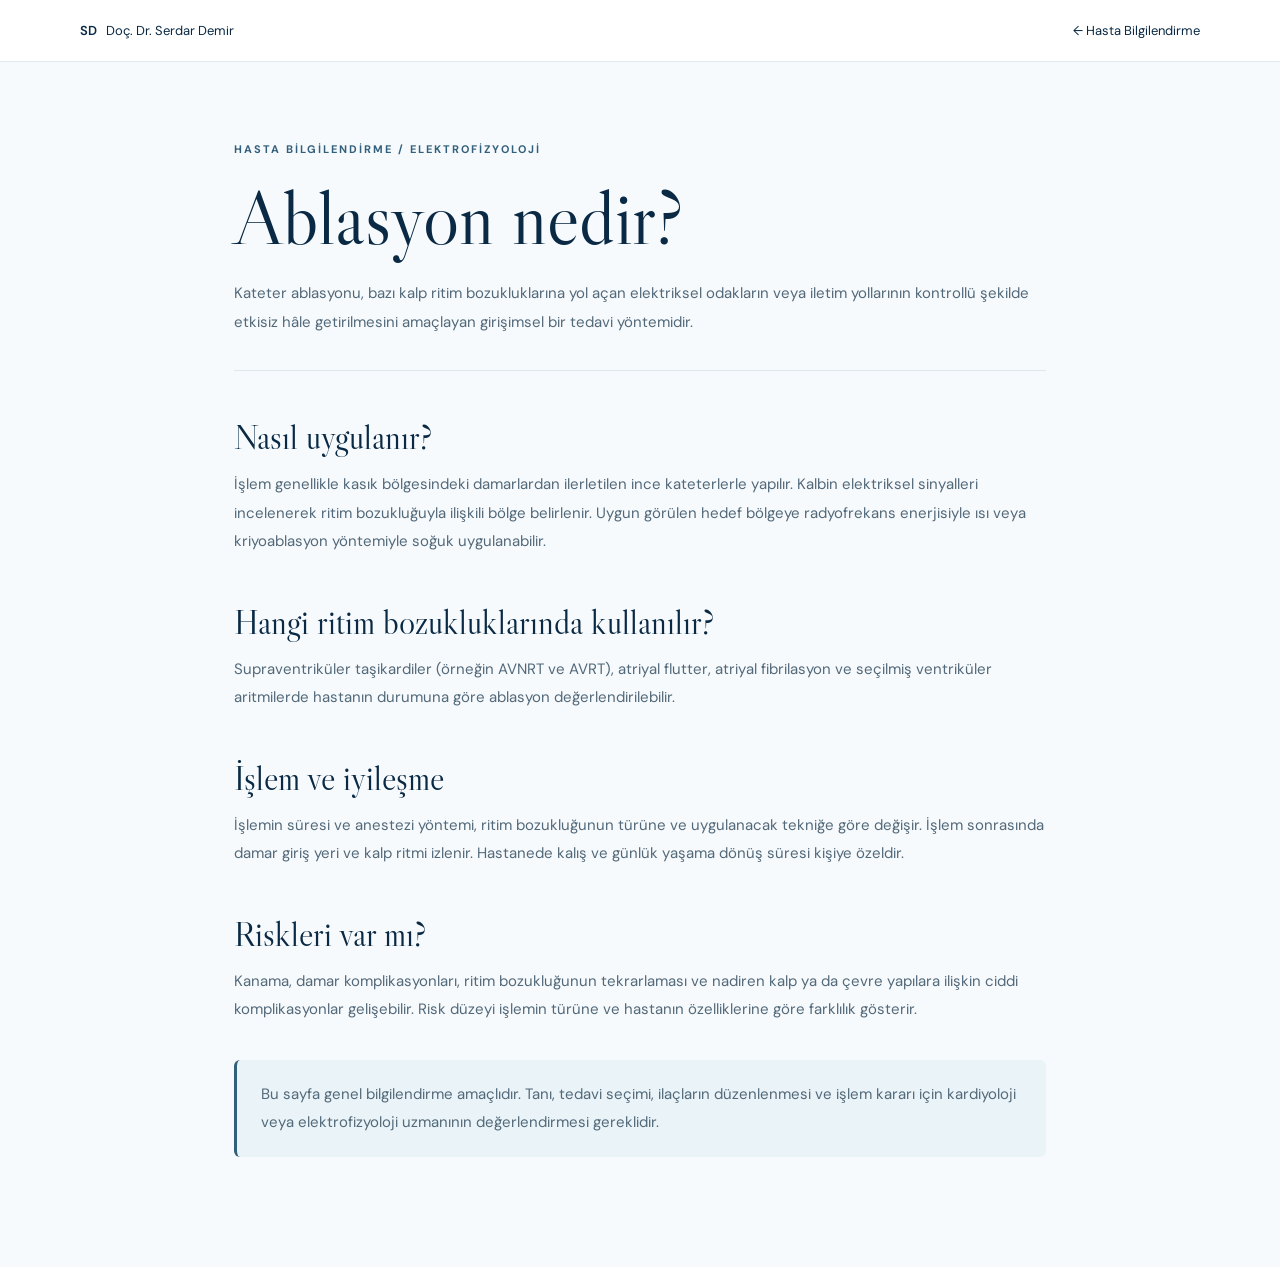
<file: ablasyon.html>
<!DOCTYPE html>
<html lang="tr"><head><meta charset="UTF-8"><meta name="viewport" content="width=device-width, initial-scale=1"><title>Ablasyon Nedir? | Doç. Dr. Serdar Demir</title><meta name="description" content="Kateter ablasyonu hakkında hasta bilgilendirme."><link href="https://fonts.googleapis.com/css2?family=DM+Sans:wght@400;500;600;700&family=Libre+Caslon+Display&display=swap" rel="stylesheet"><link rel="stylesheet" href="style.css"><style>
*{box-sizing:border-box}body{margin:0;background:#f7fafc;color:#092944;font-family:'DM Sans',Arial,sans-serif} .article-header{background:white;border-bottom:1px solid #e2eaf0;padding:22px max(6%,calc((100vw - 1120px)/2));display:flex;justify-content:space-between;align-items:center;gap:16px}.article-header a{color:#092944;text-decoration:none;font-size:13px}.article-header strong{font-weight:600}.article-main{max-width:860px;margin:0 auto;padding:80px 24px 110px}.eyebrow{color:#315f7c;font-size:11px;letter-spacing:2px;font-weight:700}.article-main h1{font:normal clamp(46px,7vw,76px)/1.04 'Libre Caslon Display',Georgia,serif;margin:22px 0}.lead{font-size:18px;line-height:1.85;color:#52697a;border-bottom:1px solid #dce6ed;padding-bottom:34px}.article-main h2{font:normal 34px 'Libre Caslon Display',Georgia,serif;margin:45px 0 12px}.article-main p,.article-main li{font-size:15px;line-height:1.9;color:#52697a}.article-main ul{padding-left:22px}.notice{background:#eaf3f7;padding:20px 24px;border-left:3px solid #315f7c;border-radius:6px;margin-top:36px}.notice p{margin:0}@media(max-width:600px){.article-main{padding-top:55px}.article-header{padding:20px 6%}}
</style></head><body><header class="article-header"><a href="./index.html"><strong>SD</strong> &nbsp; Doç. Dr. Serdar Demir</a><a href="./index.html#bilgilendirme">← Hasta Bilgilendirme</a></header><main class="article-main"><div class="eyebrow">HASTA BİLGİLENDİRME / ELEKTROFİZYOLOJİ</div><h1>Ablasyon nedir?</h1><p class="lead">Kateter ablasyonu, bazı kalp ritim bozukluklarına yol açan elektriksel odakların veya iletim yollarının kontrollü şekilde etkisiz hâle getirilmesini amaçlayan girişimsel bir tedavi yöntemidir.</p><h2>Nasıl uygulanır?</h2><p>İşlem genellikle kasık bölgesindeki damarlardan ilerletilen ince kateterlerle yapılır. Kalbin elektriksel sinyalleri incelenerek ritim bozukluğuyla ilişkili bölge belirlenir. Uygun görülen hedef bölgeye radyofrekans enerjisiyle ısı veya kriyoablasyon yöntemiyle soğuk uygulanabilir.</p><h2>Hangi ritim bozukluklarında kullanılır?</h2><p>Supraventriküler taşikardiler (örneğin AVNRT ve AVRT), atriyal flutter, atriyal fibrilasyon ve seçilmiş ventriküler aritmilerde hastanın durumuna göre ablasyon değerlendirilebilir.</p><h2>İşlem ve iyileşme</h2><p>İşlemin süresi ve anestezi yöntemi, ritim bozukluğunun türüne ve uygulanacak tekniğe göre değişir. İşlem sonrasında damar giriş yeri ve kalp ritmi izlenir. Hastanede kalış ve günlük yaşama dönüş süresi kişiye özeldir.</p><h2>Riskleri var mı?</h2><p>Kanama, damar komplikasyonları, ritim bozukluğunun tekrarlaması ve nadiren kalp ya da çevre yapılara ilişkin ciddi komplikasyonlar gelişebilir. Risk düzeyi işlemin türüne ve hastanın özelliklerine göre farklılık gösterir.</p><div class="notice"><p>Bu sayfa genel bilgilendirme amaçlıdır. Tanı, tedavi seçimi, ilaçların düzenlenmesi ve işlem kararı için kardiyoloji veya elektrofizyoloji uzmanının değerlendirmesi gereklidir.</p></div></main></body></html>
</file>
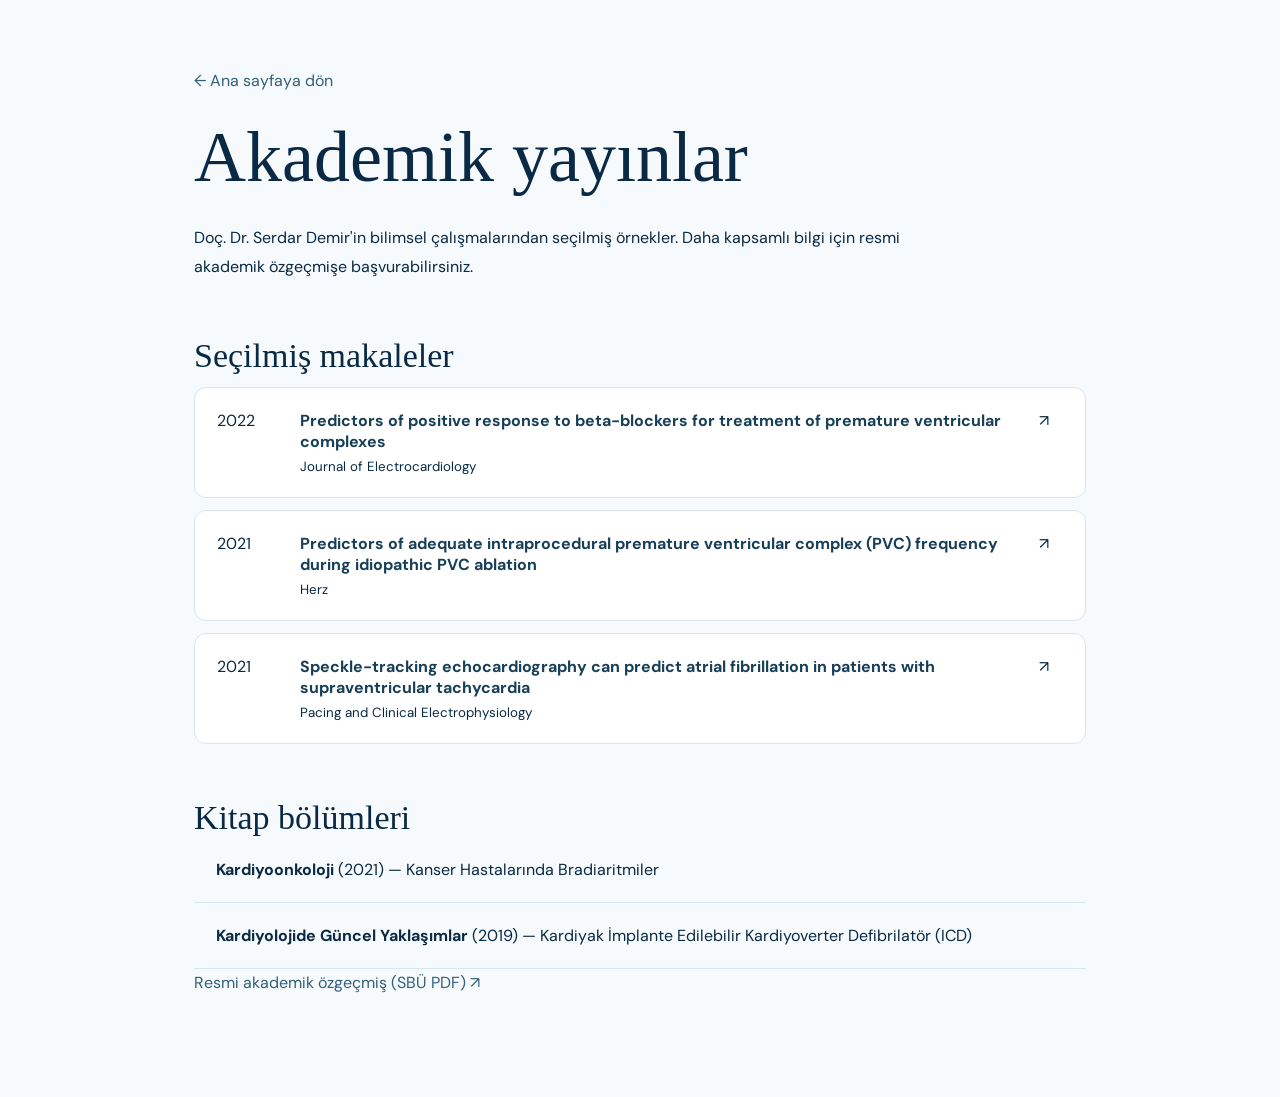
<file: akademik-yayinlar.html>
<!doctype html><html lang="tr"><head><meta charset="utf-8"><meta name="viewport" content="width=device-width, initial-scale=1"><title>Akademik Yayınlar | Doç. Dr. Serdar Demir</title><link rel="stylesheet" href="style.css"><style>body{background:#f7fafc;color:#092944}.pub-page{max-width:940px;margin:0 auto;padding:70px 24px 100px}.pub-page h1{font:400 clamp(44px,6vw,72px) Georgia,serif;margin:25px 0}.pub-page p{line-height:1.8;max-width:720px}.pub-page .cv-publication{display:grid;grid-template-columns:65px 1fr 24px;gap:18px;padding:22px;border:1px solid #d9e6ed;border-radius:12px;margin:12px 0;text-decoration:none;background:white}.pub-page .cv-pub-details strong{display:block;color:#173f57}.pub-page .cv-pub-details small{display:block;margin-top:6px}.pub-page .book{padding:22px;border-bottom:1px solid #d9e6ed}.pub-page .back{color:#315f7c;text-decoration:none}.pub-page h2{margin-top:55px;font:400 34px Georgia,serif}@media(max-width:600px){.pub-page{padding:40px 18px}.pub-page .cv-publication{grid-template-columns:1fr 20px}.pub-page .cv-pub-year{grid-column:1/-1}}</style></head><body><main class="pub-page"><a class="back" href="./index.html#akademik">← Ana sayfaya dön</a><h1>Akademik yayınlar</h1><p>Doç. Dr. Serdar Demir'in bilimsel çalışmalarından seçilmiş örnekler. Daha kapsamlı bilgi için resmi akademik özgeçmişe başvurabilirsiniz.</p><h2>Seçilmiş makaleler</h2><a class="cv-publication" href="https://doi.org/10.1016/j.jelectrocard.2021.11.036" rel="noopener noreferrer" target="_blank"><span class="cv-pub-year">2022</span><span class="cv-pub-details"><strong>Predictors of positive response to beta-blockers for treatment of premature ventricular complexes</strong><small>Journal of Electrocardiology</small></span><span aria-hidden="true" class="cv-pub-arrow">↗</span></a><a class="cv-publication" href="https://doi.org/10.1007/s00059-020-05017-8" rel="noopener noreferrer" target="_blank"><span class="cv-pub-year">2021</span><span class="cv-pub-details"><strong>Predictors of adequate intraprocedural premature ventricular complex (PVC) frequency during idiopathic PVC ablation</strong><small>Herz</small></span><span aria-hidden="true" class="cv-pub-arrow">↗</span></a><a class="cv-publication" href="https://doi.org/10.1111/pace.14304" rel="noopener noreferrer" target="_blank"><span class="cv-pub-year">2021</span><span class="cv-pub-details"><strong>Speckle-tracking echocardiography can predict atrial fibrillation in patients with supraventricular tachycardia</strong><small>Pacing and Clinical Electrophysiology</small></span><span aria-hidden="true" class="cv-pub-arrow">↗</span></a><h2>Kitap bölümleri</h2><div class="book"><strong>Kardiyoonkoloji</strong> (2021) — Kanser Hastalarında Bradiaritmiler</div><div class="book"><strong>Kardiyolojide Güncel Yaklaşımlar</strong> (2019) — Kardiyak İmplante Edilebilir Kardiyoverter Defibrilatör (ICD)</div><p><a class="back" href="https://tip.sbu.edu.tr/next-api/personel-media/?path=Cv%2FSERDARDEMIR_4212.pdf" target="_blank" rel="noopener noreferrer">Resmi akademik özgeçmiş (SBÜ PDF) ↗</a></p></main></body></html>
</file>
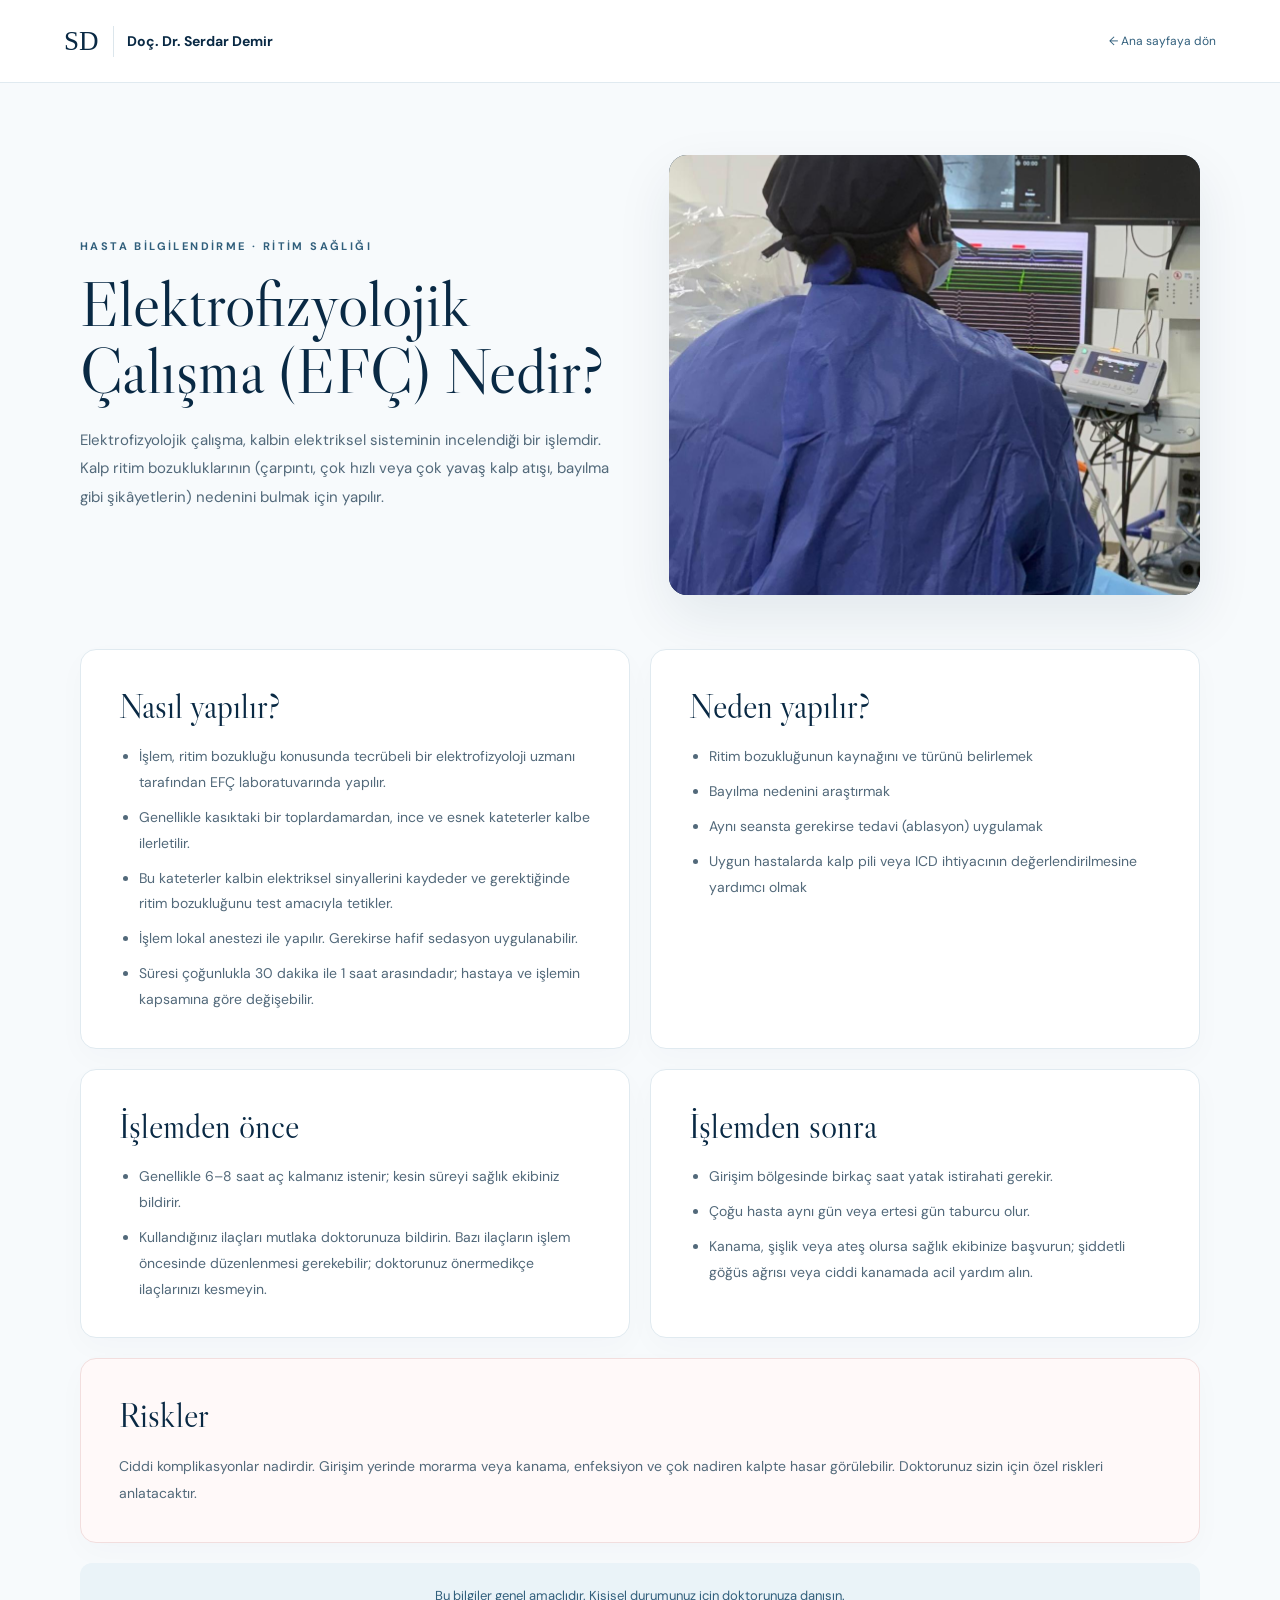
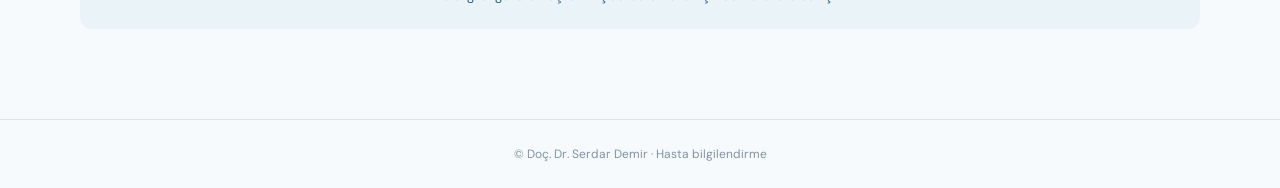
<file: efc.html>
<!doctype html><html lang="tr"><head><meta charset="utf-8"><meta name="viewport" content="width=device-width,initial-scale=1"><title>Elektrofizyolojik Çalışma (EFÇ) Nedir? | Doç. Dr. Serdar Demir</title><meta name="description" content="Elektrofizyolojik çalışma (EFÇ) nasıl yapılır, neden uygulanır, öncesi ve sonrası nelere dikkat edilir? Hasta bilgilendirme rehberi."><link rel="canonical" href="https://drserdardemir.com/efc.html"><link rel="icon" href="favicon.png"><link rel="preconnect" href="https://fonts.googleapis.com"><link rel="preconnect" href="https://fonts.gstatic.com" crossorigin><link href="https://fonts.googleapis.com/css2?family=DM+Sans:wght@400;500;600;700&family=Libre+Caslon+Display&display=swap" rel="stylesheet"><link rel="stylesheet" href="style.css"><style>
.efc-page{background:#f7fafc;color:#092944;min-height:100vh}.efc-top{background:#fff;border-bottom:1px solid #e0eaf0}.efc-nav{width:min(1180px,90%);margin:auto;min-height:82px;display:flex;align-items:center;justify-content:space-between;gap:16px}.efc-brand{display:flex;align-items:center;gap:13px;font-weight:700;font-size:14px}.efc-monogram{font-family:Georgia,serif;font-size:27px;border-right:1px solid #dce6ec;padding-right:14px;font-weight:400}.efc-back{font-size:12px;color:#315f7c}.efc-main{width:min(1120px,90%);margin:auto;padding:72px 0 90px}.efc-hero{display:grid;grid-template-columns:1fr 1fr;gap:58px;align-items:center;margin-bottom:54px}.efc-kicker{color:#315f7c;font-size:11px;font-weight:700;letter-spacing:2.4px;text-transform:uppercase}.efc-hero h1{font-family:'Libre Caslon Display',Georgia,serif;font-weight:400;font-size:clamp(42px,5vw,69px);line-height:1.05;margin:17px 0 22px}.efc-lead{font-size:15px;line-height:1.9;color:#52697a}.efc-photo{display:block;width:100%;height:440px;max-height:none;object-fit:cover;object-position:center;border-radius:18px;box-shadow:0 22px 55px #09294416}.efc-grid{display:grid;grid-template-columns:1fr 1fr;gap:20px}.efc-panel{background:#fff;border:1px solid #e0eaf0;border-radius:16px;padding:35px 38px;box-shadow:0 10px 30px #09294406}.efc-panel h2{font-family:'Libre Caslon Display',Georgia,serif;font-weight:400;font-size:34px;margin-bottom:17px}.efc-panel ul{padding-left:20px;color:#52697a;font-size:14px;line-height:1.85}.efc-panel li+li{margin-top:9px}.efc-panel p{font-size:14px;color:#52697a;line-height:1.9}.efc-risk{grid-column:1/-1;background:#fff9f9;border-color:#f2dede}.efc-note{grid-column:1/-1;text-align:center;background:#eaf3f8;padding:22px;border-radius:12px;color:#315f7c;font-size:13px;line-height:1.7}.efc-footer{text-align:center;border-top:1px solid #dce6ec;padding:26px;color:#8294a1;font-size:12px}@media(max-width:760px){.efc-main{padding:42px 0 60px}.efc-hero,.efc-grid{grid-template-columns:1fr;gap:16px}.efc-hero{margin-bottom:26px}.efc-photo{height:auto;aspect-ratio:4/3;object-fit:cover;object-position:center}.efc-panel{padding:27px 24px}.efc-risk,.efc-note{grid-column:auto}.efc-hero h1{font-size:45px}.efc-nav{min-height:70px}.efc-brand{font-size:12px}}
.efc-hero{grid-template-columns:minmax(0,1fr) minmax(0,1fr)}.efc-photo{width:100%!important;height:440px!important;max-height:none!important;object-fit:cover!important;object-position:center 38%!important;background:#102d4e;display:block;}@media(max-width:760px){.efc-photo{height:320px!important;aspect-ratio:auto!important;}}
</style></head><body class="efc-page"><header class="efc-top"><nav class="efc-nav" aria-label="Sayfa navigasyonu"><a class="efc-brand" href="./index.html"><span class="efc-monogram">SD</span><span>Doç. Dr. Serdar Demir</span></a><a class="efc-back" href="./index.html#hasta-bilgilendirme">← Ana sayfaya dön</a></nav></header><main class="efc-main"><section class="efc-hero"><div><div class="efc-kicker">Hasta bilgilendirme · Ritim sağlığı</div><h1>Elektrofizyolojik Çalışma (EFÇ) Nedir?</h1><p class="efc-lead">Elektrofizyolojik çalışma, kalbin elektriksel sisteminin incelendiği bir işlemdir. Kalp ritim bozukluklarının (çarpıntı, çok hızlı veya çok yavaş kalp atışı, bayılma gibi şikâyetlerin) nedenini bulmak için yapılır.</p></div><img class="efc-photo" src="efc-laboratuvar.png" alt="Elektrofizyoloji laboratuvarında kalbin elektriksel sinyallerinin incelenmesi"></section><div class="efc-grid"><section class="efc-panel"><h2>Nasıl yapılır?</h2><ul><li>İşlem, ritim bozukluğu konusunda tecrübeli bir elektrofizyoloji uzmanı tarafından EFÇ laboratuvarında yapılır.</li><li>Genellikle kasıktaki bir toplardamardan, ince ve esnek kateterler kalbe ilerletilir.</li><li>Bu kateterler kalbin elektriksel sinyallerini kaydeder ve gerektiğinde ritim bozukluğunu test amacıyla tetikler.</li><li>İşlem lokal anestezi ile yapılır. Gerekirse hafif sedasyon uygulanabilir.</li><li>Süresi çoğunlukla 30 dakika ile 1 saat arasındadır; hastaya ve işlemin kapsamına göre değişebilir.</li></ul></section><section class="efc-panel"><h2>Neden yapılır?</h2><ul><li>Ritim bozukluğunun kaynağını ve türünü belirlemek</li><li>Bayılma nedenini araştırmak</li><li>Aynı seansta gerekirse tedavi (ablasyon) uygulamak</li><li>Uygun hastalarda kalp pili veya ICD ihtiyacının değerlendirilmesine yardımcı olmak</li></ul></section><section class="efc-panel"><h2>İşlemden önce</h2><ul><li>Genellikle 6–8 saat aç kalmanız istenir; kesin süreyi sağlık ekibiniz bildirir.</li><li>Kullandığınız ilaçları mutlaka doktorunuza bildirin. Bazı ilaçların işlem öncesinde düzenlenmesi gerekebilir; doktorunuz önermedikçe ilaçlarınızı kesmeyin.</li></ul></section><section class="efc-panel"><h2>İşlemden sonra</h2><ul><li>Girişim bölgesinde birkaç saat yatak istirahati gerekir.</li><li>Çoğu hasta aynı gün veya ertesi gün taburcu olur.</li><li>Kanama, şişlik veya ateş olursa sağlık ekibinize başvurun; şiddetli göğüs ağrısı veya ciddi kanamada acil yardım alın.</li></ul></section><section class="efc-panel efc-risk"><h2>Riskler</h2><p>Ciddi komplikasyonlar nadirdir. Girişim yerinde morarma veya kanama, enfeksiyon ve çok nadiren kalpte hasar görülebilir. Doktorunuz sizin için özel riskleri anlatacaktır.</p></section><aside class="efc-note">Bu bilgiler genel amaçlıdır. Kişisel durumunuz için doktorunuza danışın.</aside></div></main><footer class="efc-footer">© Doç. Dr. Serdar Demir · Hasta bilgilendirme</footer></body></html>
</file>
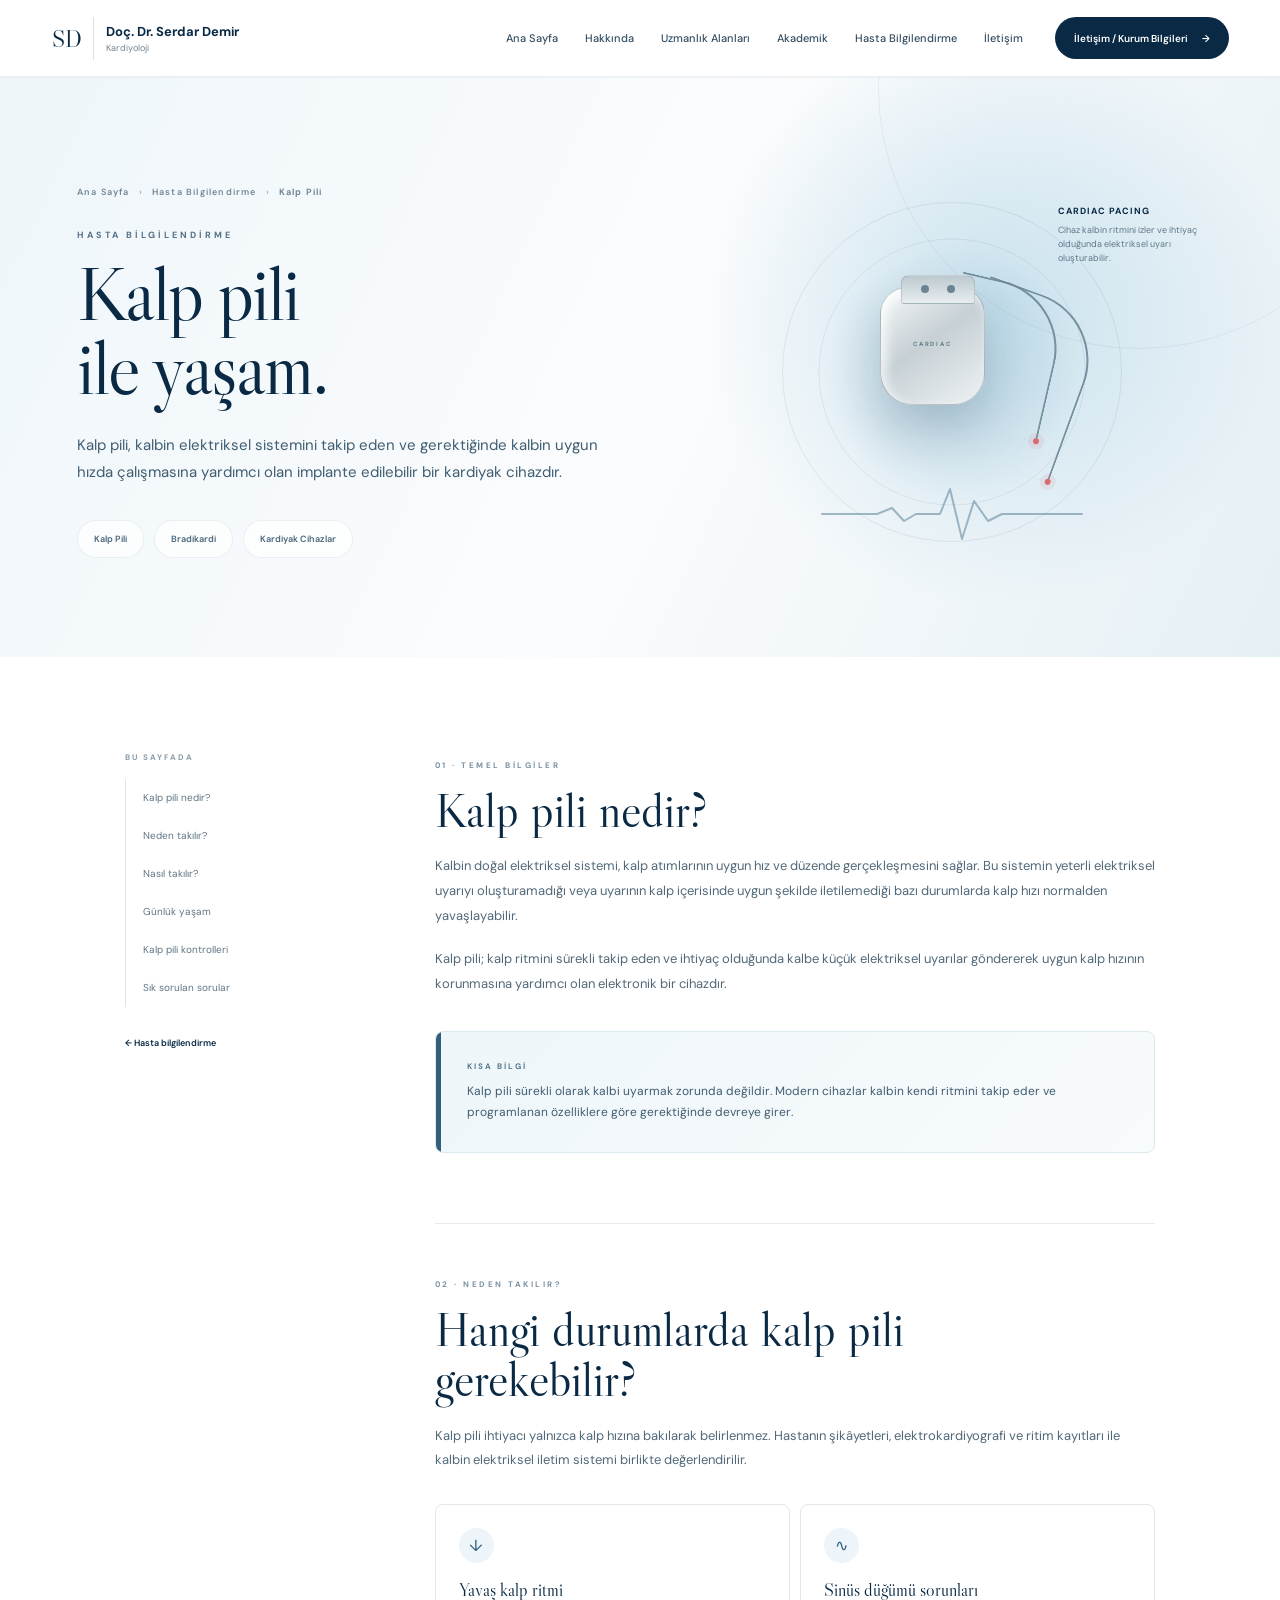
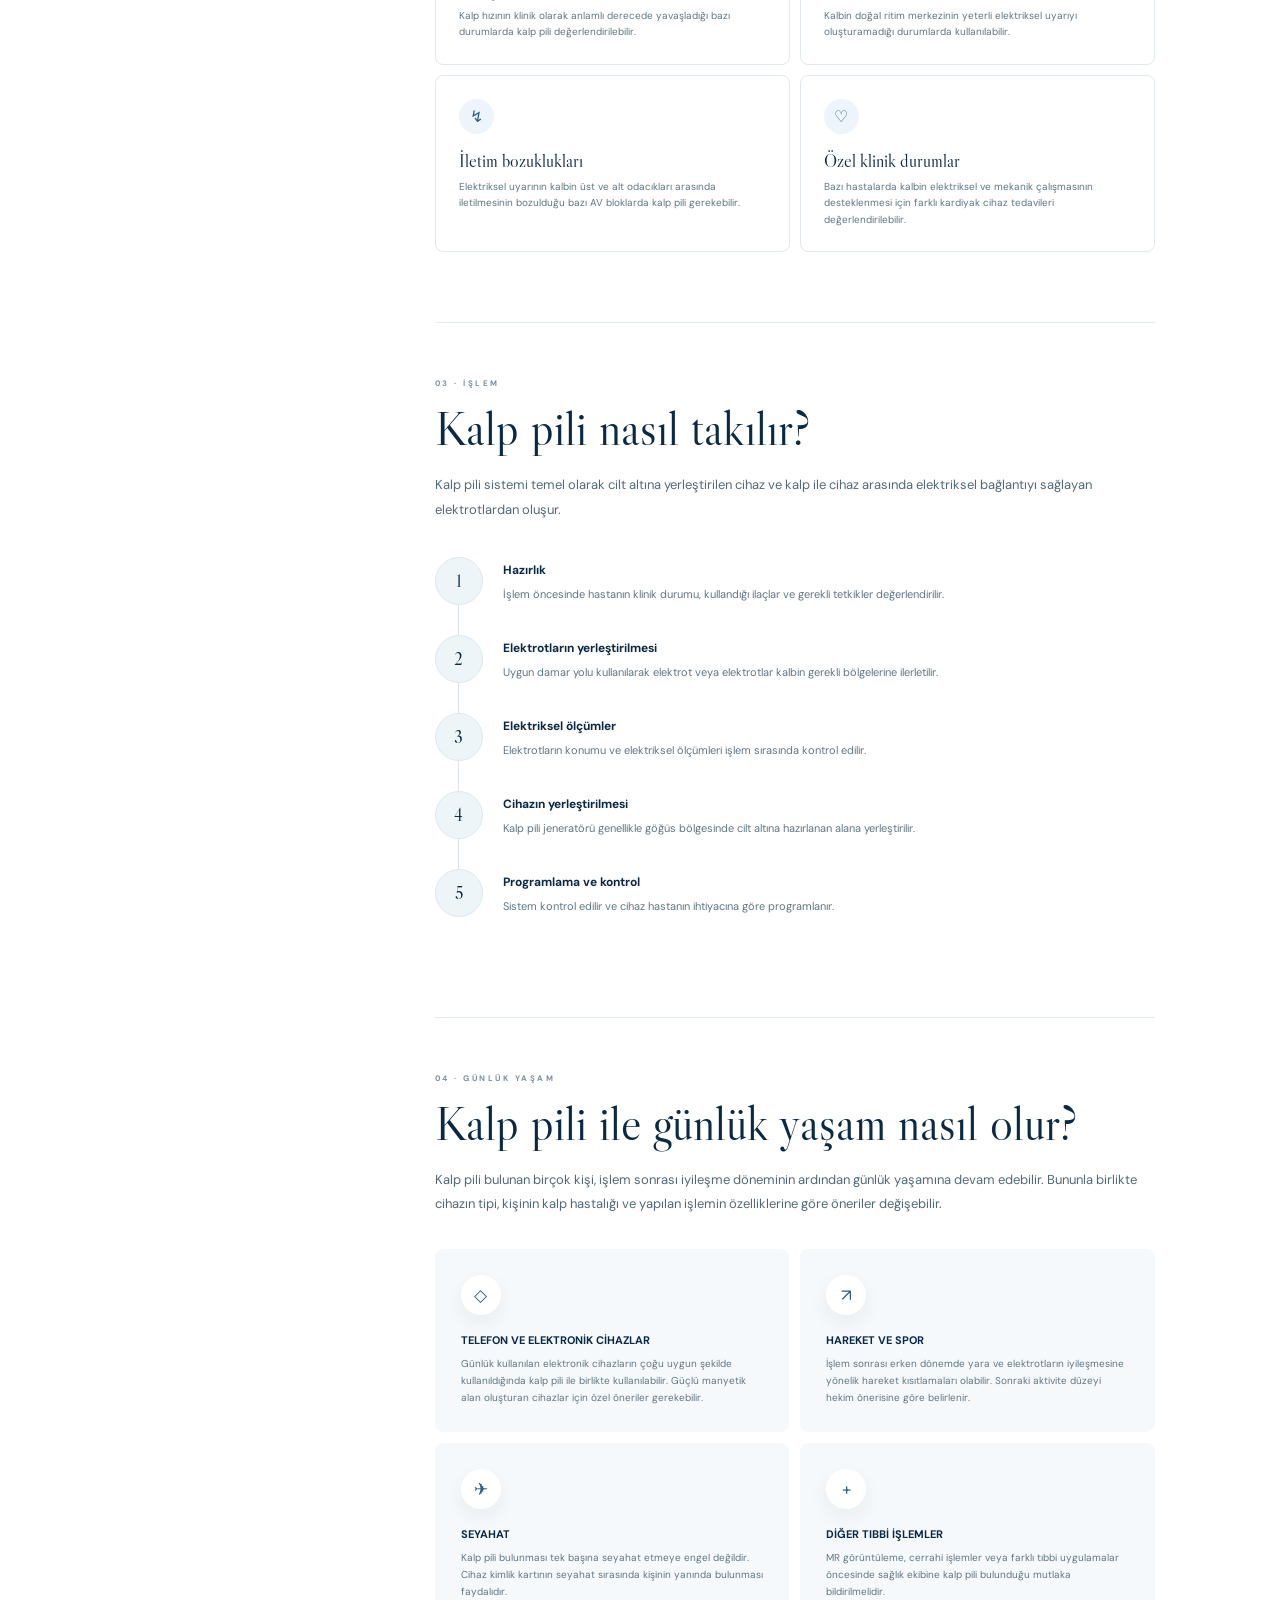
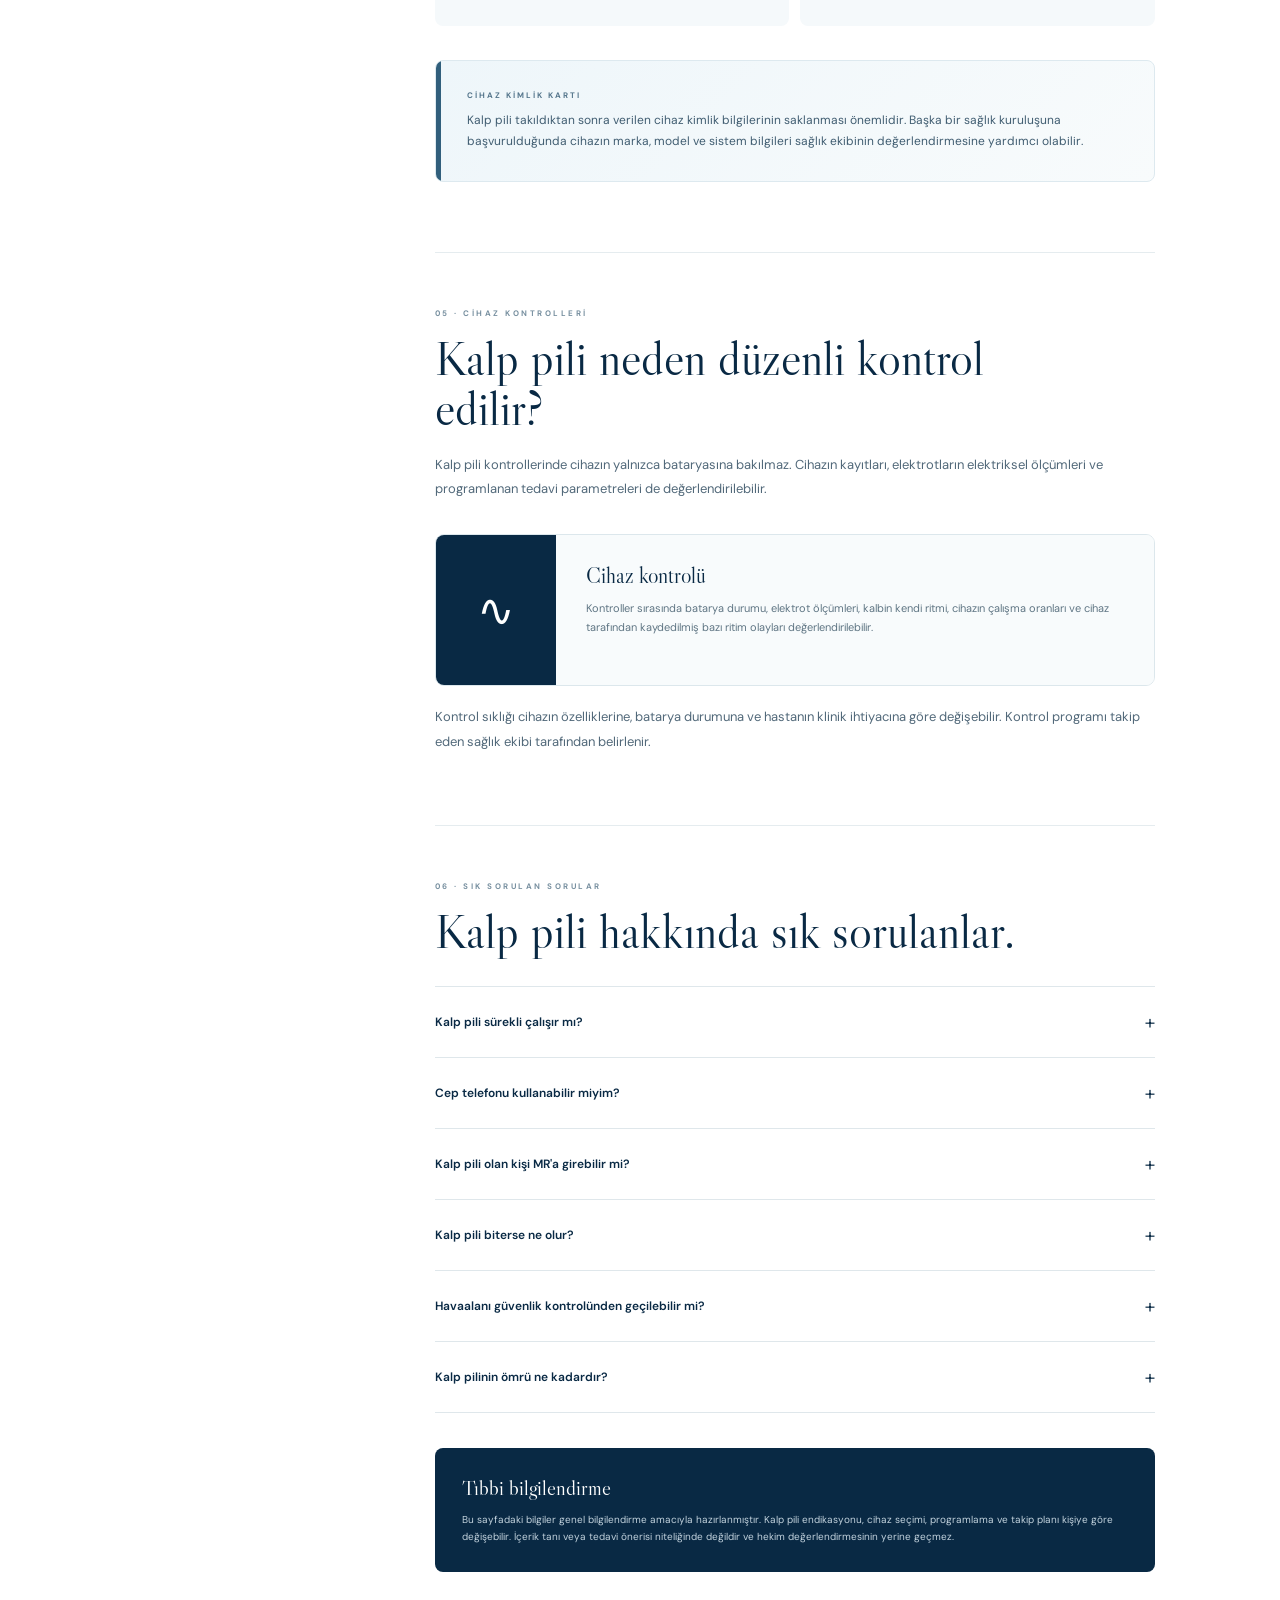
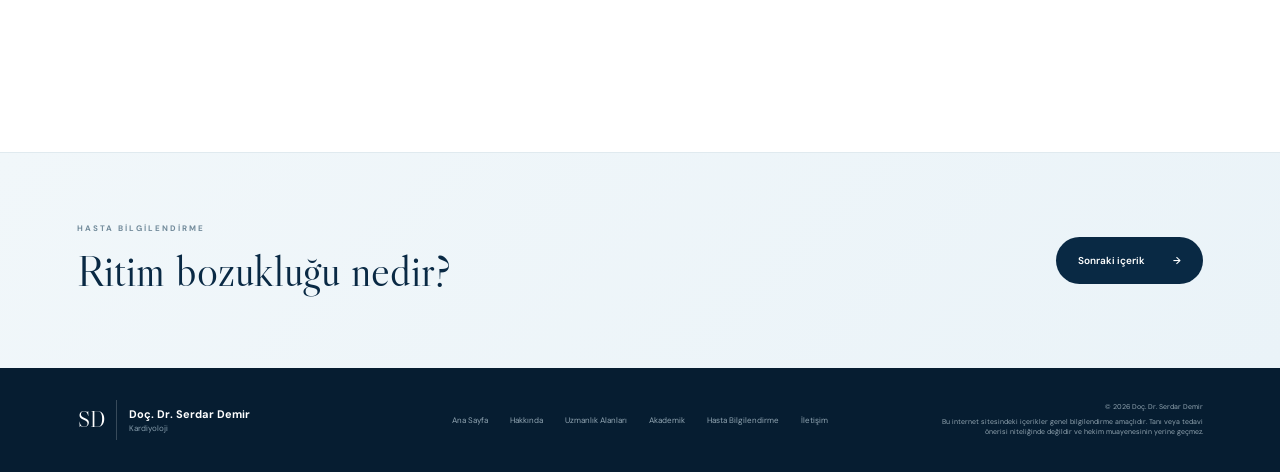
<file: kalp-pili.html>
<!DOCTYPE html>
<html lang="tr">

<head>
    <meta charset="UTF-8">
    <meta name="viewport" content="width=device-width, initial-scale=1.0">

    <title>Kalp Pili ile Yaşam | Doç. Dr. Serdar Demir</title>

    <meta
        name="description"
        content="Kalp pili nedir, kimlere takılır, kalp pili takıldıktan sonra günlük yaşam, kontroller ve dikkat edilmesi gerekenler hakkında hasta bilgilendirme."
    >

    <meta name="robots" content="index, follow">
    <meta name="author" content="Doç. Dr. Serdar Demir">

    <link rel="preconnect" href="https://fonts.googleapis.com">
    <link rel="preconnect" href="https://fonts.gstatic.com" crossorigin>

    <link
        href="https://fonts.googleapis.com/css2?family=DM+Sans:wght@400;500;600;700&family=Libre+Caslon+Display&display=swap"
        rel="stylesheet"
    >

    <link rel="stylesheet" href="style.css">

    <style>

        /* =========================================================
           KALP PİLİ SAYFASI
        ========================================================= */

        .pacemaker-page {
            background: #fff;
        }

        /* HERO */

        .pm-hero {
            position: relative;
            overflow: hidden;
            padding: 90px 0 80px;

            background:
                radial-gradient(
                    circle at 78% 40%,
                    rgba(180, 214, 231, .65),
                    transparent 28%
                ),
                linear-gradient(
                    115deg,
                    #eef6fa 0%,
                    #fbfcfd 52%,
                    #e5f0f5 100%
                );
        }

        .pm-hero::before {
            content: "";
            position: absolute;
            width: 520px;
            height: 520px;
            right: -120px;
            top: -250px;
            border-radius: 50%;
            border: 1px solid rgba(9, 41, 68, .06);
        }

        .pm-hero-grid {
            position: relative;
            z-index: 2;

            display: grid;
            grid-template-columns: 1.05fr .95fr;
            gap: 70px;
            align-items: center;
        }

        .breadcrumb {
            display: flex;
            align-items: center;
            flex-wrap: wrap;
            gap: 9px;

            margin-bottom: 31px;

            font-size: 9px;
            font-weight: 600;
            letter-spacing: 1.2px;

            color: #718695;
        }

        .breadcrumb a {
            transition: color .2s ease;
        }

        .breadcrumb a:hover {
            color: var(--navy);
        }

        .breadcrumb span {
            color: #a1afb8;
        }

        .pm-label {
            margin-bottom: 16px;

            font-size: 9px;
            font-weight: 700;
            letter-spacing: 3px;

            color: #547087;
        }

        .pm-hero h1 {
            max-width: 680px;

            font-family: var(--serif);
            font-size: clamp(55px, 6vw, 84px);
            font-weight: 400;
            line-height: .96;
            letter-spacing: -2px;

            color: var(--navy);
        }

        .pm-lead {
            max-width: 620px;
            margin-top: 27px;

            font-size: 15px;
            line-height: 1.8;

            color: #405d71;
        }

        .pm-tags {
            display: flex;
            flex-wrap: wrap;
            gap: 10px;

            margin-top: 34px;
        }

        .pm-tag {
            display: inline-flex;
            align-items: center;

            min-height: 38px;
            padding: 0 16px;

            border-radius: 25px;
            border: 1px solid rgba(8, 42, 69, .07);

            background: rgba(255, 255, 255, .72);

            font-size: 9px;
            font-weight: 600;

            color: #49667a;
        }


        /* =========================================================
           PACEMAKER VISUAL
        ========================================================= */

        .pm-visual {
            position: relative;

            min-height: 410px;

            display: flex;
            align-items: center;
            justify-content: center;
        }

        .pm-circle {
            position: absolute;

            width: 340px;
            height: 340px;

            border-radius: 50%;

            border: 1px solid rgba(9, 41, 68, .08);
        }

        .pm-circle::before {
            content: "";

            position: absolute;

            width: 265px;
            height: 265px;

            left: 50%;
            top: 50%;

            transform: translate(-50%, -50%);

            border-radius: 50%;

            border: 1px solid rgba(9, 41, 68, .07);
        }

        .pm-glow {
            position: absolute;

            width: 250px;
            height: 250px;

            border-radius: 50%;

            background:
                radial-gradient(
                    circle,
                    rgba(72, 136, 172, .18),
                    rgba(72, 136, 172, .07) 50%,
                    transparent 72%
                );

            filter: blur(5px);
        }

        .device-wrap {
            position: relative;

            z-index: 3;

            width: 155px;
            height: 180px;
        }

        .device-body {
            position: absolute;

            width: 105px;
            height: 118px;

            left: 5px;
            top: 5px;

            border-radius: 27px 27px 32px 32px;

            background:
                linear-gradient(
                    145deg,
                    #f6f8f9 0%,
                    #c6d0d5 46%,
                    #eef2f4 100%
                );

            border: 1px solid rgba(42, 67, 83, .22);

            box-shadow:
                0 25px 45px rgba(9, 41, 68, .18),
                inset 5px 5px 12px rgba(255, 255, 255, .8);
        }

        .device-body::before {
            content: "CARDIAC";
            position: absolute;

            left: 0;
            right: 0;
            top: 52px;

            text-align: center;

            font-size: 6px;
            font-weight: 700;
            letter-spacing: 1.7px;

            color: #647b89;
        }

        .device-header {
            position: absolute;

            width: 74px;
            height: 29px;

            left: 20px;
            top: -13px;

            border-radius: 8px 8px 3px 3px;

            background:
                linear-gradient(
                    180deg,
                    #bcc9cf,
                    #e8edef
                );

            border: 1px solid rgba(50, 77, 92, .18);
        }

        .device-header::before,
        .device-header::after {
            content: "";

            position: absolute;

            width: 8px;
            height: 8px;

            top: 9px;

            border-radius: 50%;

            background: #6c8492;
        }

        .device-header::before {
            left: 19px;
        }

        .device-header::after {
            right: 19px;
        }

        .lead-one,
        .lead-two {
            position: absolute;

            width: 110px;
            height: 150px;

            border: 2px solid #6b8797;
            border-left: 0;
            border-bottom: 0;

            border-radius: 0 70px 0 0;

            opacity: .9;
        }

        .lead-one {
            left: 70px;
            top: 0;

            transform: rotate(13deg);
        }

        .lead-two {
            left: 82px;
            top: 10px;

            width: 125px;
            height: 175px;

            transform: rotate(20deg);
        }

        .lead-one::after,
        .lead-two::after {
            content: "";

            position: absolute;

            width: 6px;
            height: 6px;

            right: -4px;
            bottom: -2px;

            border-radius: 50%;

            background: #d95d63;

            box-shadow:
                0 0 0 5px rgba(217, 93, 99, .10);
        }

        .pm-pulse {
            position: absolute;

            z-index: 4;

            left: 50%;
            bottom: 28px;

            transform: translateX(-50%);

            width: 260px;
            height: 70px;
        }

        .pm-pulse svg {
            width: 100%;
            height: 100%;
            overflow: visible;
        }

        .pm-pulse path {
            fill: none;
            stroke: rgba(49, 95, 124, .42);
            stroke-width: 2;
            stroke-linecap: round;
            stroke-linejoin: round;
        }

        .pm-visual-note {
            position: absolute;

            right: 0;
            top: 38px;

            width: 145px;

            font-size: 9px;
            line-height: 1.55;

            color: #5f7788;
        }

        .pm-visual-note strong {
            display: block;

            margin-bottom: 5px;

            font-size: 9px;
            letter-spacing: 1px;

            color: var(--navy);
        }


        /* =========================================================
           CONTENT
        ========================================================= */

        .pm-body {
            padding: 95px 0 110px;
        }

        .pm-layout {
            display: grid;

            grid-template-columns:
                230px
                minmax(0, 720px);

            justify-content: center;

            gap: 80px;

            align-items: start;
        }

        .pm-sidebar {
            position: sticky;
            top: 110px;
        }

        .pm-sidebar-title {
            margin-bottom: 17px;

            font-size: 8px;
            font-weight: 700;
            letter-spacing: 2px;

            color: #8a9ba7;
        }

        .pm-sidebar nav {
            display: flex;
            flex-direction: column;
        }

        .pm-sidebar nav a {
            padding: 12px 0 12px 17px;

            border-left: 1px solid #dce6ec;

            font-size: 10px;
            line-height: 1.4;

            color: #607684;

            transition:
                color .2s ease,
                border-color .2s ease;
        }

        .pm-sidebar nav a:hover {
            color: var(--navy);
            border-left-color: var(--navy);
        }

        .pm-back {
            display: inline-flex;
            align-items: center;
            gap: 9px;

            margin-top: 30px;

            font-size: 9px;
            font-weight: 600;

            color: var(--navy);
        }


        /* SECTIONS */

        .pm-section {
            padding-bottom: 70px;
            scroll-margin-top: 110px;
        }

        .pm-section + .pm-section {
            padding-top: 5px;
            border-top: 1px solid #e5ecef;
        }

        .pm-number {
            display: inline-flex;
            align-items: center;

            margin-top: 50px;
            margin-bottom: 15px;

            font-size: 8px;
            font-weight: 700;
            letter-spacing: 2.5px;

            color: #7890a0;
        }

        .pm-section:first-child .pm-number {
            margin-top: 0;
        }

        .pm-section h2 {
            max-width: 660px;

            font-family: var(--serif);
            font-size: clamp(34px, 4vw, 48px);
            font-weight: 400;
            line-height: 1.05;

            color: var(--navy);
        }

        .pm-section h3 {
            margin-top: 30px;

            font-family: var(--serif);
            font-size: 25px;
            font-weight: 400;

            color: var(--navy);
        }

        .pm-section > p {
            margin-top: 19px;

            font-size: 13px;
            line-height: 1.9;

            color: #52697a;
        }


        /* INFO BOX */

        .pm-info {
            position: relative;

            overflow: hidden;

            margin-top: 34px;
            padding: 29px 31px;

            border-radius: 8px;
            border: 1px solid #dde9ef;

            background:
                linear-gradient(
                    135deg,
                    #eef6fa,
                    #f8fbfc
                );
        }

        .pm-info::before {
            content: "";

            position: absolute;

            left: 0;
            top: 0;
            bottom: 0;

            width: 5px;

            background: #315f7c;
        }

        .pm-info strong {
            display: block;

            font-size: 8px;
            font-weight: 700;
            letter-spacing: 2px;

            color: #55768c;
        }

        .pm-info p {
            margin-top: 10px;

            font-size: 12px;
            line-height: 1.75;

            color: #405d71;
        }


        /* WHY CARDS */

        .reason-grid {
            display: grid;
            grid-template-columns: repeat(2, 1fr);

            gap: 10px;

            margin-top: 31px;
        }

        .reason-card {
            min-height: 140px;

            padding: 23px;

            border: 1px solid #e0e8ed;
            border-radius: 8px;

            background: #fff;

            transition:
                transform .2s ease,
                box-shadow .2s ease;
        }

        .reason-card:hover {
            transform: translateY(-3px);

            box-shadow:
                0 15px 35px rgba(8, 42, 69, .07);
        }

        .reason-icon {
            width: 35px;
            height: 35px;

            display: flex;
            align-items: center;
            justify-content: center;

            margin-bottom: 16px;

            border-radius: 50%;

            background: #edf5fa;

            color: #315f7c;

            font-size: 16px;
        }

        .reason-card h4 {
            font-family: var(--serif);
            font-size: 18px;
            font-weight: 400;

            color: var(--navy);
        }

        .reason-card p {
            margin-top: 7px;

            font-size: 10px;
            line-height: 1.65;

            color: #607684;
        }


        /* PROCEDURE */

        .pm-process {
            margin-top: 35px;
        }

        .pm-process-item {
            position: relative;

            display: grid;
            grid-template-columns: 48px 1fr;

            gap: 20px;

            padding-bottom: 30px;
        }

        .pm-process-item:not(:last-child)::before {
            content: "";

            position: absolute;

            left: 23px;
            top: 47px;
            bottom: 0;

            width: 1px;

            background: #dbe5ea;
        }

        .pm-process-number {
            position: relative;
            z-index: 2;

            width: 48px;
            height: 48px;

            display: flex;
            align-items: center;
            justify-content: center;

            border-radius: 50%;

            border: 1px solid #dce8ee;

            background: #edf5f9;

            font-family: var(--serif);
            font-size: 17px;

            color: var(--navy);
        }

        .pm-process-content {
            padding-top: 5px;
        }

        .pm-process-content h4 {
            font-size: 12px;
            font-weight: 700;

            color: var(--navy);
        }

        .pm-process-content p {
            margin-top: 7px;

            font-size: 11px;
            line-height: 1.7;

            color: #607684;
        }


        /* DAILY LIFE */

        .life-grid {
            display: grid;
            grid-template-columns: repeat(2, 1fr);

            gap: 11px;

            margin-top: 32px;
        }

        .life-card {
            padding: 25px;

            border-radius: 8px;

            background: #f5f9fb;

            border: 1px solid transparent;
        }

        .life-card-icon {
            width: 40px;
            height: 40px;

            display: flex;
            align-items: center;
            justify-content: center;

            margin-bottom: 18px;

            border-radius: 50%;

            background: #fff;

            box-shadow:
                0 8px 20px rgba(9, 41, 68, .06);

            font-size: 17px;

            color: #315f7c;
        }

        .life-card h4 {
            font-size: 11px;
            font-weight: 700;

            color: var(--navy);
        }

        .life-card p {
            margin-top: 8px;

            font-size: 10px;
            line-height: 1.7;

            color: #607684;
        }


        /* FOLLOW-UP */

        .follow-box {
            margin-top: 32px;

            display: grid;
            grid-template-columns: 120px 1fr;

            overflow: hidden;

            border: 1px solid #dce7ec;
            border-radius: 9px;
        }

        .follow-icon {
            display: flex;
            align-items: center;
            justify-content: center;

            min-height: 150px;

            background: var(--navy);

            color: #fff;

            font-family: var(--serif);
            font-size: 45px;
        }

        .follow-content {
            padding: 27px 30px;

            background: #f8fbfc;
        }

        .follow-content strong {
            display: block;

            font-family: var(--serif);
            font-size: 22px;
            font-weight: 400;

            color: var(--navy);
        }

        .follow-content p {
            margin-top: 10px;

            font-size: 11px;
            line-height: 1.75;

            color: #607684;
        }


        /* FAQ */

        .pm-faq {
            margin-top: 30px;

            border-top: 1px solid #dfe7eb;
        }

        .pm-faq-item {
            border-bottom: 1px solid #dfe7eb;
        }

        .pm-question {
            width: 100%;

            display: flex;
            align-items: center;
            justify-content: space-between;

            gap: 20px;

            padding: 22px 0;

            border: 0;
            background: transparent;

            text-align: left;

            cursor: pointer;

            color: var(--navy);
        }

        .pm-question span:first-child {
            font-size: 12px;
            font-weight: 600;
        }

        .pm-plus {
            flex: 0 0 auto;

            font-size: 20px;
            font-weight: 300;

            transition: transform .25s ease;
        }

        .pm-answer {
            max-height: 0;
            overflow: hidden;

            transition: max-height .35s ease;
        }

        .pm-answer p {
            margin: 0;

            padding: 0 45px 22px 0;

            font-size: 11px;
            line-height: 1.8;

            color: #607684;
        }

        .pm-faq-item.active .pm-answer {
            max-height: 300px;
        }

        .pm-faq-item.active .pm-plus {
            transform: rotate(45deg);
        }


        /* DISCLAIMER */

        .pm-medical-note {
            margin-top: 35px;

            padding: 27px;

            border-radius: 8px;

            background: var(--navy);

            color: #fff;
        }

        .pm-medical-note strong {
            display: block;

            font-family: var(--serif);
            font-size: 21px;
            font-weight: 400;
        }

        .pm-medical-note p {
            margin-top: 10px;

            font-size: 10px;
            line-height: 1.7;

            color: #c2d2dd;
        }


        /* NEXT */

        .pm-next {
            padding: 70px 0;

            border-top: 1px solid #e0eaef;

            background:
                linear-gradient(
                    135deg,
                    #f1f7fa,
                    #eaf3f8
                );
        }

        .pm-next-grid {
            display: flex;
            align-items: center;
            justify-content: space-between;

            gap: 50px;
        }

        .pm-next-label {
            margin-bottom: 10px;

            font-size: 8px;
            font-weight: 700;
            letter-spacing: 2px;

            color: #718a9a;
        }

        .pm-next h2 {
            font-family: var(--serif);
            font-size: clamp(31px, 4vw, 44px);
            font-weight: 400;

            color: var(--navy);
        }

        .pm-next-link {
            min-height: 47px;

            display: inline-flex;
            align-items: center;

            gap: 28px;

            padding: 0 22px;

            border-radius: 25px;

            background: var(--navy);

            color: #fff;

            font-size: 10px;
            font-weight: 600;

            white-space: nowrap;

            transition:
                transform .2s ease,
                background .2s ease;
        }

        .pm-next-link:hover {
            transform: translateY(-2px);

            background: #12466a;
        }


        /* RESPONSIVE */

        @media (max-width: 950px) {

            .pm-hero-grid {
                grid-template-columns: 1fr;
                gap: 30px;
            }

            .pm-visual {
                min-height: 340px;
            }

            .pm-layout {
                grid-template-columns: 1fr;
                gap: 50px;
            }

            .pm-sidebar {
                position: static;
            }

            .pm-sidebar nav {
                display: grid;
                grid-template-columns: repeat(2, 1fr);
            }

        }


        @media (max-width: 600px) {

            .pm-hero {
                padding: 55px 0 45px;
            }

            .pm-hero h1 {
                font-size: 52px;
            }

            .pm-lead {
                font-size: 13px;
            }

            .pm-visual {
                min-height: 280px;
            }

            .pm-circle {
                width: 250px;
                height: 250px;
            }

            .pm-circle::before {
                width: 190px;
                height: 190px;
            }

            .pm-visual-note {
                display: none;
            }

            .pm-body {
                padding: 65px 0 80px;
            }

            .pm-sidebar nav {
                grid-template-columns: 1fr;
            }

            .reason-grid,
            .life-grid {
                grid-template-columns: 1fr;
            }

            .pm-section h2 {
                font-size: 36px;
            }

            .follow-box {
                grid-template-columns: 1fr;
            }

            .follow-icon {
                min-height: 90px;
            }

            .pm-next-grid {
                align-items: flex-start;
                flex-direction: column;
            }

            .pm-next-link {
                width: 100%;
                justify-content: space-between;
            }

        }

    </style>

</head>


<body class="pacemaker-page">


<!-- =========================================================
     HEADER
========================================================= -->

<header class="header" id="header">

    <div class="header-inner">

        <a href="./index.html" class="brand">

            <div class="brand-logo">
                SD
            </div>

            <div class="brand-text">
                <strong>Doç. Dr. Serdar Demir</strong>
                <span>Kardiyoloji</span>
            </div>

        </a>


        <nav class="nav" id="nav">

            <a href="./index.html">Ana Sayfa</a>

            <a href="./index.html#hakkimda">
                Hakkında
            </a>

            <a href="./index.html#uzmanlik">
                Uzmanlık Alanları
            </a>

            <a href="./index.html#akademik">
                Akademik
            </a>

            <a href="./index.html#bilgilendirme">
                Hasta Bilgilendirme
            </a>

            <a href="./index.html#iletisim">
                İletişim
            </a>

        </nav>


        <a
            href="./index.html#iletisim"
            class="header-button"
        >
            İletişim / Kurum Bilgileri
            <span>→</span>
        </a>


        <button
            class="mobile-menu"
            id="mobileMenu"
            aria-label="Menüyü aç"
            aria-expanded="false"
        >
            ☰
        </button>

    </div>

</header>



<main>


<!-- =========================================================
     HERO
========================================================= -->

<section class="pm-hero">

    <div class="container">

        <div class="pm-hero-grid">


            <div>

                <div class="breadcrumb">

                    <a href="./index.html">
                        Ana Sayfa
                    </a>

                    <span>›</span>

                    <a href="./index.html#bilgilendirme">
                        Hasta Bilgilendirme
                    </a>

                    <span>›</span>

                    <strong>
                        Kalp Pili
                    </strong>

                </div>


                <div class="pm-label">
                    HASTA BİLGİLENDİRME
                </div>


                <h1>
                    Kalp pili
                    <br>
                    ile yaşam.
                </h1>


                <p class="pm-lead">

                    Kalp pili, kalbin elektriksel sistemini takip eden
                    ve gerektiğinde kalbin uygun hızda çalışmasına
                    yardımcı olan implante edilebilir bir kardiyak
                    cihazdır.

                </p>


                <div class="pm-tags">

                    <div class="pm-tag">
                        Kalp Pili
                    </div>

                    <div class="pm-tag">
                        Bradikardi
                    </div>

                    <div class="pm-tag">
                        Kardiyak Cihazlar
                    </div>

                </div>

            </div>



            <!-- VISUAL -->

            <div class="pm-visual">

                <div class="pm-glow"></div>
                <div class="pm-circle"></div>


                <div class="device-wrap">

                    <div class="lead-one"></div>
                    <div class="lead-two"></div>

                    <div class="device-body">
                        <div class="device-header"></div>
                    </div>

                </div>


                <div class="pm-pulse">

                    <svg
                        viewBox="0 0 260 70"
                        preserveAspectRatio="none"
                        aria-hidden="true"
                    >
                        <path
                            d="
                            M0 35
                            L55 35
                            L70 29
                            L82 42
                            L94 35
                            L118 35
                            L128 10
                            L140 60
                            L152 22
                            L166 42
                            L180 35
                            L260 35
                            "
                        />
                    </svg>

                </div>


                <div class="pm-visual-note">

                    <strong>
                        CARDIAC PACING
                    </strong>

                    Cihaz kalbin ritmini izler
                    ve ihtiyaç olduğunda elektriksel
                    uyarı oluşturabilir.

                </div>

            </div>


        </div>

    </div>

</section>



<!-- =========================================================
     CONTENT
========================================================= -->

<section class="pm-body">

    <div class="container">

        <div class="pm-layout">


            <!-- SIDEBAR -->

            <aside class="pm-sidebar">

                <div class="pm-sidebar-title">
                    BU SAYFADA
                </div>

                <nav>

                    <a href="#nedir">
                        Kalp pili nedir?
                    </a>

                    <a href="#neden">
                        Neden takılır?
                    </a>

                    <a href="#islem">
                        Nasıl takılır?
                    </a>

                    <a href="#yasam">
                        Günlük yaşam
                    </a>

                    <a href="#kontrol">
                        Kalp pili kontrolleri
                    </a>

                    <a href="#sss">
                        Sık sorulan sorular
                    </a>

                </nav>


                <a
                    href="./index.html#bilgilendirme"
                    class="pm-back"
                >
                    ← Hasta bilgilendirme
                </a>

            </aside>



            <article>


                <!-- 01 -->

                <section
                    class="pm-section"
                    id="nedir"
                >

                    <div class="pm-number">
                        01 · TEMEL BİLGİLER
                    </div>


                    <h2>
                        Kalp pili nedir?
                    </h2>


                    <p>

                        Kalbin doğal elektriksel sistemi, kalp atımlarının
                        uygun hız ve düzende gerçekleşmesini sağlar.
                        Bu sistemin yeterli elektriksel uyarıyı
                        oluşturamadığı veya uyarının kalp içerisinde
                        uygun şekilde iletilemediği bazı durumlarda
                        kalp hızı normalden yavaşlayabilir.

                    </p>


                    <p>

                        Kalp pili; kalp ritmini sürekli takip eden ve
                        ihtiyaç olduğunda kalbe küçük elektriksel
                        uyarılar göndererek uygun kalp hızının
                        korunmasına yardımcı olan elektronik bir
                        cihazdır.

                    </p>


                    <div class="pm-info">

                        <strong>
                            KISA BİLGİ
                        </strong>

                        <p>

                            Kalp pili sürekli olarak kalbi uyarmak
                            zorunda değildir. Modern cihazlar kalbin
                            kendi ritmini takip eder ve programlanan
                            özelliklere göre gerektiğinde devreye girer.

                        </p>

                    </div>

                </section>



                <!-- 02 -->

                <section
                    class="pm-section"
                    id="neden"
                >

                    <div class="pm-number">
                        02 · NEDEN TAKILIR?
                    </div>


                    <h2>
                        Hangi durumlarda kalp pili
                        gerekebilir?
                    </h2>


                    <p>

                        Kalp pili ihtiyacı yalnızca kalp hızına
                        bakılarak belirlenmez. Hastanın şikâyetleri,
                        elektrokardiyografi ve ritim kayıtları ile
                        kalbin elektriksel iletim sistemi birlikte
                        değerlendirilir.

                    </p>


                    <div class="reason-grid">


                        <div class="reason-card">

                            <div class="reason-icon">
                                ↓
                            </div>

                            <h4>
                                Yavaş kalp ritmi
                            </h4>

                            <p>

                                Kalp hızının klinik olarak anlamlı
                                derecede yavaşladığı bazı durumlarda
                                kalp pili değerlendirilebilir.

                            </p>

                        </div>


                        <div class="reason-card">

                            <div class="reason-icon">
                                ∿
                            </div>

                            <h4>
                                Sinüs düğümü sorunları
                            </h4>

                            <p>

                                Kalbin doğal ritim merkezinin yeterli
                                elektriksel uyarıyı oluşturamadığı
                                durumlarda kullanılabilir.

                            </p>

                        </div>


                        <div class="reason-card">

                            <div class="reason-icon">
                                ↯
                            </div>

                            <h4>
                                İletim bozuklukları
                            </h4>

                            <p>

                                Elektriksel uyarının kalbin üst ve alt
                                odacıkları arasında iletilmesinin
                                bozulduğu bazı AV bloklarda kalp pili
                                gerekebilir.

                            </p>

                        </div>


                        <div class="reason-card">

                            <div class="reason-icon">
                                ♡
                            </div>

                            <h4>
                                Özel klinik durumlar
                            </h4>

                            <p>

                                Bazı hastalarda kalbin elektriksel ve
                                mekanik çalışmasının desteklenmesi için
                                farklı kardiyak cihaz tedavileri
                                değerlendirilebilir.

                            </p>

                        </div>


                    </div>

                </section>



                <!-- 03 -->

                <section
                    class="pm-section"
                    id="islem"
                >

                    <div class="pm-number">
                        03 · İŞLEM
                    </div>


                    <h2>
                        Kalp pili nasıl takılır?
                    </h2>


                    <p>

                        Kalp pili sistemi temel olarak cilt altına
                        yerleştirilen cihaz ve kalp ile cihaz arasında
                        elektriksel bağlantıyı sağlayan elektrotlardan
                        oluşur.

                    </p>


                    <div class="pm-process">


                        <div class="pm-process-item">

                            <div class="pm-process-number">
                                1
                            </div>

                            <div class="pm-process-content">

                                <h4>
                                    Hazırlık
                                </h4>

                                <p>

                                    İşlem öncesinde hastanın klinik
                                    durumu, kullandığı ilaçlar ve gerekli
                                    tetkikler değerlendirilir.

                                </p>

                            </div>

                        </div>


                        <div class="pm-process-item">

                            <div class="pm-process-number">
                                2
                            </div>

                            <div class="pm-process-content">

                                <h4>
                                    Elektrotların yerleştirilmesi
                                </h4>

                                <p>

                                    Uygun damar yolu kullanılarak
                                    elektrot veya elektrotlar kalbin
                                    gerekli bölgelerine ilerletilir.

                                </p>

                            </div>

                        </div>


                        <div class="pm-process-item">

                            <div class="pm-process-number">
                                3
                            </div>

                            <div class="pm-process-content">

                                <h4>
                                    Elektriksel ölçümler
                                </h4>

                                <p>

                                    Elektrotların konumu ve elektriksel
                                    ölçümleri işlem sırasında kontrol
                                    edilir.

                                </p>

                            </div>

                        </div>


                        <div class="pm-process-item">

                            <div class="pm-process-number">
                                4
                            </div>

                            <div class="pm-process-content">

                                <h4>
                                    Cihazın yerleştirilmesi
                                </h4>

                                <p>

                                    Kalp pili jeneratörü genellikle
                                    göğüs bölgesinde cilt altına
                                    hazırlanan alana yerleştirilir.

                                </p>

                            </div>

                        </div>


                        <div class="pm-process-item">

                            <div class="pm-process-number">
                                5
                            </div>

                            <div class="pm-process-content">

                                <h4>
                                    Programlama ve kontrol
                                </h4>

                                <p>

                                    Sistem kontrol edilir ve cihaz
                                    hastanın ihtiyacına göre
                                    programlanır.

                                </p>

                            </div>

                        </div>


                    </div>

                </section>



                <!-- 04 -->

                <section
                    class="pm-section"
                    id="yasam"
                >

                    <div class="pm-number">
                        04 · GÜNLÜK YAŞAM
                    </div>


                    <h2>
                        Kalp pili ile günlük
                        yaşam nasıl olur?
                    </h2>


                    <p>

                        Kalp pili bulunan birçok kişi, işlem sonrası
                        iyileşme döneminin ardından günlük yaşamına
                        devam edebilir. Bununla birlikte cihazın tipi,
                        kişinin kalp hastalığı ve yapılan işlemin
                        özelliklerine göre öneriler değişebilir.

                    </p>


                    <div class="life-grid">


                        <div class="life-card">

                            <div class="life-card-icon">
                                ◇
                            </div>

                            <h4>
                                TELEFON VE ELEKTRONİK CİHAZLAR
                            </h4>

                            <p>

                                Günlük kullanılan elektronik cihazların
                                çoğu uygun şekilde kullanıldığında
                                kalp pili ile birlikte kullanılabilir.
                                Güçlü manyetik alan oluşturan cihazlar
                                için özel öneriler gerekebilir.

                            </p>

                        </div>


                        <div class="life-card">

                            <div class="life-card-icon">
                                ↗
                            </div>

                            <h4>
                                HAREKET VE SPOR
                            </h4>

                            <p>

                                İşlem sonrası erken dönemde yara ve
                                elektrotların iyileşmesine yönelik
                                hareket kısıtlamaları olabilir.
                                Sonraki aktivite düzeyi hekim
                                önerisine göre belirlenir.

                            </p>

                        </div>


                        <div class="life-card">

                            <div class="life-card-icon">
                                ✈
                            </div>

                            <h4>
                                SEYAHAT
                            </h4>

                            <p>

                                Kalp pili bulunması tek başına seyahat
                                etmeye engel değildir. Cihaz kimlik
                                kartının seyahat sırasında kişinin
                                yanında bulunması faydalıdır.

                            </p>

                        </div>


                        <div class="life-card">

                            <div class="life-card-icon">
                                +
                            </div>

                            <h4>
                                DİĞER TIBBİ İŞLEMLER
                            </h4>

                            <p>

                                MR görüntüleme, cerrahi işlemler veya
                                farklı tıbbi uygulamalar öncesinde
                                sağlık ekibine kalp pili bulunduğu
                                mutlaka bildirilmelidir.

                            </p>

                        </div>


                    </div>


                    <div class="pm-info">

                        <strong>
                            CİHAZ KİMLİK KARTI
                        </strong>

                        <p>

                            Kalp pili takıldıktan sonra verilen cihaz
                            kimlik bilgilerinin saklanması önemlidir.
                            Başka bir sağlık kuruluşuna başvurulduğunda
                            cihazın marka, model ve sistem bilgileri
                            sağlık ekibinin değerlendirmesine yardımcı
                            olabilir.

                        </p>

                    </div>

                </section>



                <!-- 05 -->

                <section
                    class="pm-section"
                    id="kontrol"
                >

                    <div class="pm-number">
                        05 · CİHAZ KONTROLLERİ
                    </div>


                    <h2>
                        Kalp pili neden düzenli
                        kontrol edilir?
                    </h2>


                    <p>

                        Kalp pili kontrollerinde cihazın yalnızca
                        bataryasına bakılmaz. Cihazın kayıtları,
                        elektrotların elektriksel ölçümleri ve
                        programlanan tedavi parametreleri de
                        değerlendirilebilir.

                    </p>


                    <div class="follow-box">

                        <div class="follow-icon">
                            ∿
                        </div>

                        <div class="follow-content">

                            <strong>
                                Cihaz kontrolü
                            </strong>

                            <p>

                                Kontroller sırasında batarya durumu,
                                elektrot ölçümleri, kalbin kendi ritmi,
                                cihazın çalışma oranları ve cihaz
                                tarafından kaydedilmiş bazı ritim
                                olayları değerlendirilebilir.

                            </p>

                        </div>

                    </div>


                    <p>

                        Kontrol sıklığı cihazın özelliklerine,
                        batarya durumuna ve hastanın klinik
                        ihtiyacına göre değişebilir. Kontrol
                        programı takip eden sağlık ekibi tarafından
                        belirlenir.

                    </p>

                </section>



                <!-- 06 -->

                <section
                    class="pm-section"
                    id="sss"
                >

                    <div class="pm-number">
                        06 · SIK SORULAN SORULAR
                    </div>


                    <h2>
                        Kalp pili hakkında
                        sık sorulanlar.
                    </h2>


                    <div class="pm-faq">


                        <div class="pm-faq-item">

                            <button class="pm-question">

                                <span>
                                    Kalp pili sürekli çalışır mı?
                                </span>

                                <span class="pm-plus">
                                    +
                                </span>

                            </button>

                            <div class="pm-answer">

                                <p>

                                    Cihaz kalbin elektriksel aktivitesini
                                    takip eder. Kalbin kendi ritmi
                                    yeterliyse programlama şekline bağlı
                                    olarak uyarı vermeyebilir; ihtiyaç
                                    oluştuğunda kalbi uyarabilir.

                                </p>

                            </div>

                        </div>


                        <div class="pm-faq-item">

                            <button class="pm-question">

                                <span>
                                    Cep telefonu kullanabilir miyim?
                                </span>

                                <span class="pm-plus">
                                    +
                                </span>

                            </button>

                            <div class="pm-answer">

                                <p>

                                    Cep telefonları genellikle uygun
                                    kullanım koşullarında kullanılabilir.
                                    Cihaz üreticisinin ve takip eden
                                    sağlık ekibinin önerilerine uyulması
                                    önemlidir.

                                </p>

                            </div>

                        </div>


                        <div class="pm-faq-item">

                            <button class="pm-question">

                                <span>
                                    Kalp pili olan kişi MR'a girebilir mi?
                                </span>

                                <span class="pm-plus">
                                    +
                                </span>

                            </button>

                            <div class="pm-answer">

                                <p>

                                    Bu durum kullanılan cihaz ve
                                    elektrot sistemine bağlıdır. Bazı
                                    sistemler belirli koşullar altında
                                    MR uyumludur. MR planlanmadan önce
                                    cihaz sisteminin uygunluğu
                                    değerlendirilmelidir.

                                </p>

                            </div>

                        </div>


                        <div class="pm-faq-item">

                            <button class="pm-question">

                                <span>
                                    Kalp pili biterse ne olur?
                                </span>

                                <span class="pm-plus">
                                    +
                                </span>

                            </button>

                            <div class="pm-answer">

                                <p>

                                    Kalp pili bataryası düzenli
                                    kontroller sırasında takip edilir.
                                    Cihazlar bataryanın durumuyla ilgili
                                    önceden değerlendirme yapılmasına
                                    imkân sağlayan bilgiler sunar.
                                    Gerektiğinde cihaz değişimi
                                    planlanabilir.

                                </p>

                            </div>

                        </div>


                        <div class="pm-faq-item">

                            <button class="pm-question">

                                <span>
                                    Havaalanı güvenlik kontrolünden geçilebilir mi?
                                </span>

                                <span class="pm-plus">
                                    +
                                </span>

                            </button>

                            <div class="pm-answer">

                                <p>

                                    Seyahat öncesinde cihaz kimlik
                                    kartının kişinin yanında bulunması
                                    ve güvenlik görevlilerine implante
                                    edilmiş kardiyak cihaz bulunduğunun
                                    bildirilmesi uygundur.

                                </p>

                            </div>

                        </div>


                        <div class="pm-faq-item">

                            <button class="pm-question">

                                <span>
                                    Kalp pilinin ömrü ne kadardır?
                                </span>

                                <span class="pm-plus">
                                    +
                                </span>

                            </button>

                            <div class="pm-answer">

                                <p>

                                    Batarya ömrü cihazın tipi,
                                    programlanan özellikler ve hastanın
                                    ne kadar pacing ihtiyacı olduğuna
                                    göre değişebilir. Tahmini batarya
                                    durumu cihaz kontrollerinde
                                    değerlendirilir.

                                </p>

                            </div>

                        </div>


                    </div>


                    <div class="pm-medical-note">

                        <strong>
                            Tıbbi bilgilendirme
                        </strong>

                        <p>

                            Bu sayfadaki bilgiler genel bilgilendirme
                            amacıyla hazırlanmıştır. Kalp pili
                            endikasyonu, cihaz seçimi, programlama ve
                            takip planı kişiye göre değişebilir.
                            İçerik tanı veya tedavi önerisi niteliğinde
                            değildir ve hekim değerlendirmesinin
                            yerine geçmez.

                        </p>

                    </div>

                </section>


            </article>


        </div>

    </div>

</section>



<!-- =========================================================
     NEXT
========================================================= -->

<section class="pm-next">

    <div class="container">

        <div class="pm-next-grid">

            <div>

                <div class="pm-next-label">
                    HASTA BİLGİLENDİRME
                </div>

                <h2>
                    Ritim bozukluğu nedir?
                </h2>

            </div>


            <a
                href="./ritim-bozuklugu.html"
                class="pm-next-link"
            >

                Sonraki içerik

                <span>→</span>

            </a>

        </div>

    </div>

</section>


</main>



<!-- =========================================================
     FOOTER
========================================================= -->

<footer class="footer">

    <div class="container footer-grid">


        <a
            href="./index.html"
            class="footer-brand"
        >

            <div class="footer-logo">
                SD
            </div>

            <div>

                <strong>
                    Doç. Dr. Serdar Demir
                </strong>

                <span>
                    Kardiyoloji
                </span>

            </div>

        </a>


        <nav class="footer-nav">

            <a href="./index.html">
                Ana Sayfa
            </a>

            <a href="./index.html#hakkimda">
                Hakkında
            </a>

            <a href="./index.html#uzmanlik">
                Uzmanlık Alanları
            </a>

            <a href="./index.html#akademik">
                Akademik
            </a>

            <a href="./index.html#bilgilendirme">
                Hasta Bilgilendirme
            </a>

            <a href="./index.html#iletisim">
                İletişim
            </a>

        </nav>


        <div class="footer-note">

            <p>
                © 2026 Doç. Dr. Serdar Demir
            </p>

            <p>

                Bu internet sitesindeki içerikler genel
                bilgilendirme amaçlıdır. Tanı veya tedavi
                önerisi niteliğinde değildir ve hekim
                muayenesinin yerine geçmez.

            </p>

        </div>


    </div>

</footer>


<script src="script.js"></script>


<script>

    /* =========================================================
       KALP PİLİ FAQ
    ========================================================= */

    const pmFaqItems =
        document.querySelectorAll(".pm-faq-item");

    pmFaqItems.forEach(item => {

        const question =
            item.querySelector(".pm-question");

        question.addEventListener(
            "click",
            () => {

                const active =
                    item.classList.contains("active");

                pmFaqItems.forEach(other => {
                    other.classList.remove("active");
                });

                if (!active) {
                    item.classList.add("active");
                }

            }
        );

    });


    /* =========================================================
       SMOOTH SIDEBAR
    ========================================================= */

    document
        .querySelectorAll(
            '.pm-sidebar a[href^="#"]'
        )
        .forEach(link => {

            link.addEventListener(
                "click",
                function(e) {

                    const target =
                        document.querySelector(
                            this.getAttribute("href")
                        );

                    if (!target) return;

                    e.preventDefault();

                    target.scrollIntoView({
                        behavior: "smooth",
                        block: "start"
                    });

                }
            );

        });

</script>


</body>

</html>
</file>
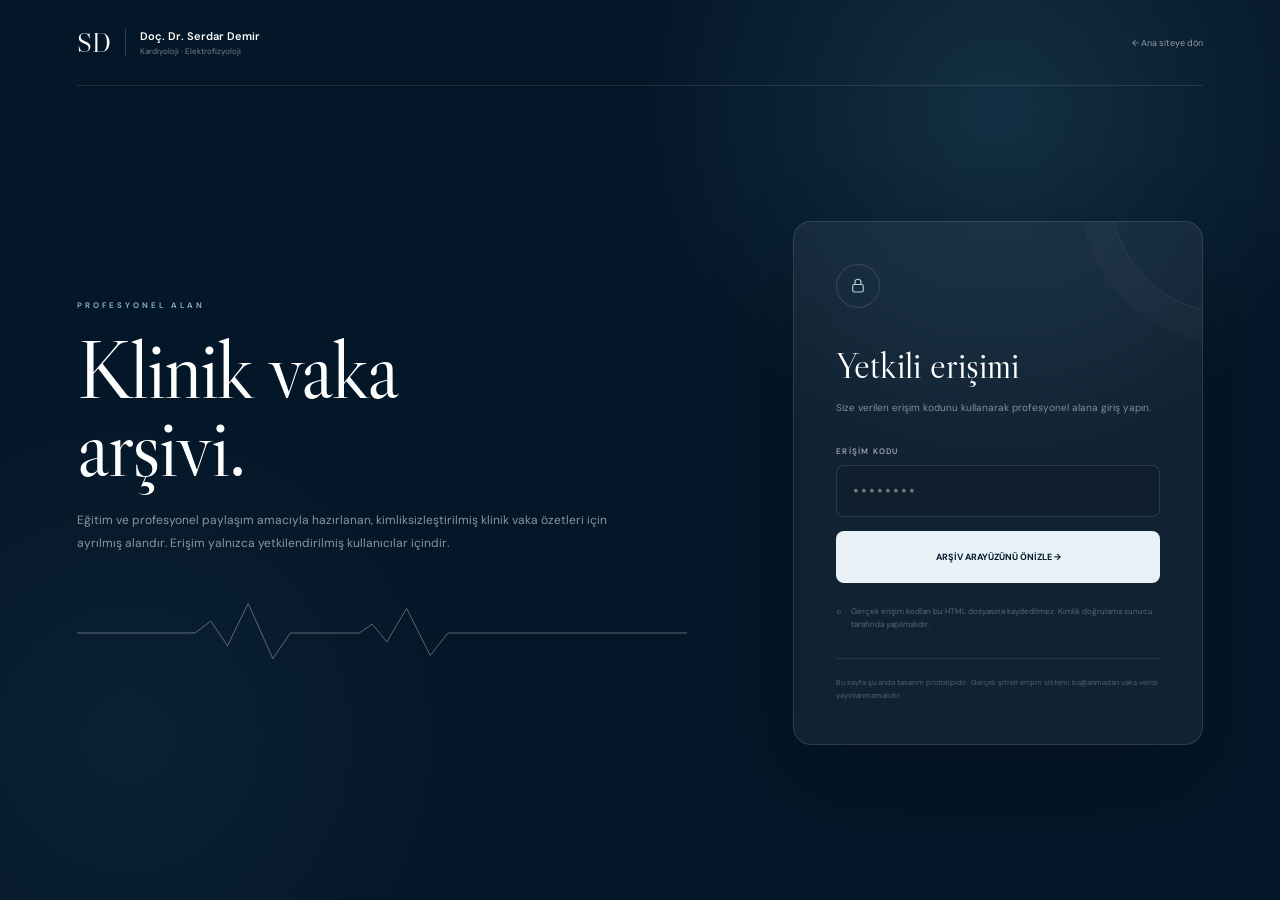
<file: profesyonel.html>
<!DOCTYPE html>
<html lang="tr">
<head>
    <meta charset="UTF-8">
    <meta name="viewport" content="width=device-width, initial-scale=1.0">
    <meta name="robots" content="noindex, nofollow">
    <title>Profesyonel Alan | Doç. Dr. Serdar Demir</title>

    <link rel="preconnect" href="https://fonts.googleapis.com">
    <link rel="preconnect" href="https://fonts.gstatic.com" crossorigin>
    <link href="https://fonts.googleapis.com/css2?family=DM+Sans:wght@400;500;600&family=Libre+Caslon+Display&display=swap" rel="stylesheet">

    <style>
        :root {
            --navy:#092944;
            --deep:#041728;
            --blue:#315f7c;
            --ice:#dfeef6;
            --pale:#eef6fa;
            --text:#0d2b46;
            --body:#627887;
            --line:rgba(255,255,255,.10);
            --serif:"Libre Caslon Display",Georgia,serif;
            --sans:"DM Sans",Arial,sans-serif;
        }

        * { box-sizing:border-box; }
        html { scroll-behavior:smooth; }
        body {
            margin:0;
            min-height:100vh;
            font-family:var(--sans);
            color:#fff;
            background:
                radial-gradient(circle at 78% 12%, rgba(67,118,148,.25), transparent 28%),
                radial-gradient(circle at 10% 82%, rgba(49,95,124,.14), transparent 25%),
                var(--deep);
        }

        button,input { font:inherit; }
        button { cursor:pointer; }

        .shell {
            width:min(1180px,88%);
            margin:0 auto;
        }

        .topbar {
            height:86px;
            display:flex;
            align-items:center;
            justify-content:space-between;
            border-bottom:1px solid var(--line);
        }

        .brand {
            display:flex;
            align-items:center;
            gap:14px;
            color:#fff;
            text-decoration:none;
        }

        .brand-mark {
            padding-right:14px;
            border-right:1px solid rgba(255,255,255,.18);
            font-family:var(--serif);
            font-size:27px;
            line-height:1;
        }

        .brand-copy strong {
            display:block;
            font-size:11px;
            font-weight:600;
        }

        .brand-copy small {
            display:block;
            margin-top:3px;
            color:rgba(255,255,255,.46);
            font-size:8px;
        }

        .back-link {
            color:rgba(255,255,255,.55);
            text-decoration:none;
            font-size:9px;
            transition:.25s ease;
        }
        .back-link:hover { color:#fff; }

        .login-view {
            min-height:calc(100vh - 86px);
            display:grid;
            grid-template-columns:minmax(0,1.1fr) minmax(350px,.72fr);
            align-items:center;
            gap:90px;
            padding:70px 0 90px;
        }

        .eyebrow {
            color:#91b5c9;
            font-size:8px;
            font-weight:600;
            letter-spacing:3px;
        }

        .intro h1 {
            max-width:720px;
            margin:20px 0 24px;
            font-family:var(--serif);
            font-size:clamp(55px,6.5vw,88px);
            font-weight:400;
            line-height:.93;
            letter-spacing:-2px;
        }

        .intro p {
            max-width:560px;
            margin:0;
            color:rgba(255,255,255,.54);
            font-size:12px;
            line-height:1.9;
        }

        .clinical-line {
            width:100%;
            max-width:610px;
            height:60px;
            margin-top:46px;
            opacity:.34;
        }

        .login-card {
            position:relative;
            overflow:hidden;
            padding:42px;
            border:1px solid rgba(255,255,255,.11);
            border-radius:18px;
            background:rgba(255,255,255,.055);
            box-shadow:0 35px 90px rgba(0,0,0,.20);
            backdrop-filter:blur(16px);
        }

        .login-card::before {
            content:"";
            position:absolute;
            width:240px;
            height:240px;
            right:-150px;
            top:-150px;
            border:1px solid rgba(255,255,255,.08);
            border-radius:50%;
            box-shadow:0 0 0 30px rgba(255,255,255,.018);
        }

        .lock {
            width:44px;
            height:44px;
            display:grid;
            place-items:center;
            margin-bottom:34px;
            border:1px solid rgba(255,255,255,.14);
            border-radius:50%;
            color:#b8d0de;
        }

        .lock svg {
            width:18px;
            fill:none;
            stroke:currentColor;
            stroke-width:1.5;
        }

        .login-card h2 {
            margin:0;
            font-family:var(--serif);
            font-size:37px;
            font-weight:400;
        }

        .login-card > p {
            margin:11px 0 30px;
            color:rgba(255,255,255,.48);
            font-size:10px;
            line-height:1.7;
        }

        .field label {
            display:block;
            margin-bottom:9px;
            color:rgba(255,255,255,.58);
            font-size:8px;
            font-weight:600;
            letter-spacing:1.2px;
        }

        .field input {
            width:100%;
            height:52px;
            padding:0 16px;
            outline:none;
            border:1px solid rgba(255,255,255,.13);
            border-radius:8px;
            color:#fff;
            background:rgba(0,0,0,.12);
            letter-spacing:2px;
            transition:.25s ease;
        }

        .field input:focus {
            border-color:rgba(145,181,201,.65);
            box-shadow:0 0 0 3px rgba(145,181,201,.07);
        }

        .login-button {
            width:100%;
            height:52px;
            margin-top:14px;
            border:0;
            border-radius:8px;
            color:var(--deep);
            background:#e8f2f7;
            font-size:9px;
            font-weight:700;
            transition:.3s ease;
        }

        .login-button:hover {
            transform:translateY(-2px);
            background:#fff;
        }

        .security-note {
            display:flex;
            gap:10px;
            margin-top:22px;
            color:rgba(255,255,255,.31);
            font-size:8px;
            line-height:1.6;
        }

        .security-note span:first-child { color:#7fa7bd; }

        .demo-note {
            margin-top:28px;
            padding-top:18px;
            border-top:1px solid rgba(255,255,255,.08);
            color:rgba(255,255,255,.28);
            font-size:7.5px;
            line-height:1.65;
        }

        /* ARCHIVE PREVIEW */
        .archive-view {
            display:none;
            padding:62px 0 90px;
        }

        body.preview-open .login-view { display:none; }
        body.preview-open .archive-view { display:block; }

        .archive-head {
            display:flex;
            align-items:end;
            justify-content:space-between;
            gap:40px;
            margin-bottom:42px;
        }

        .archive-head h1 {
            margin:14px 0 0;
            font-family:var(--serif);
            font-size:58px;
            font-weight:400;
            line-height:1;
        }

        .archive-head p {
            max-width:410px;
            margin:0;
            color:rgba(255,255,255,.42);
            font-size:10px;
            line-height:1.75;
        }

        .archive-toolbar {
            display:flex;
            gap:9px;
            margin-bottom:24px;
        }

        .filter {
            padding:9px 13px;
            border:1px solid rgba(255,255,255,.10);
            border-radius:999px;
            color:rgba(255,255,255,.50);
            background:transparent;
            font-size:8px;
        }

        .filter.active {
            color:#071e31;
            background:#dfeef6;
        }

        .case-grid {
            display:grid;
            grid-template-columns:repeat(3,1fr);
            gap:14px;
        }

        .case-card {
            min-height:280px;
            display:flex;
            flex-direction:column;
            padding:25px;
            border:1px solid rgba(255,255,255,.09);
            border-radius:13px;
            background:rgba(255,255,255,.045);
            transition:.35s ease;
        }

        .case-card:hover {
            transform:translateY(-5px);
            border-color:rgba(255,255,255,.16);
            background:rgba(255,255,255,.07);
        }

        .case-meta {
            display:flex;
            justify-content:space-between;
            color:#7fa7bd;
            font-size:7px;
            letter-spacing:1.3px;
        }

        .case-visual {
            height:80px;
            margin:25px 0;
            display:flex;
            align-items:center;
            color:#7fa7bd;
            opacity:.72;
        }

        .case-visual svg {
            width:100%;
            height:55px;
            fill:none;
            stroke:currentColor;
            stroke-width:1.2;
        }

        .case-card h3 {
            margin:auto 0 9px;
            font-family:var(--serif);
            font-size:26px;
            font-weight:400;
        }

        .case-card p {
            margin:0;
            color:rgba(255,255,255,.40);
            font-size:9px;
            line-height:1.7;
        }

        .archive-warning {
            margin-top:28px;
            padding:18px 20px;
            border:1px solid rgba(255,255,255,.07);
            border-radius:10px;
            color:rgba(255,255,255,.34);
            background:rgba(255,255,255,.025);
            font-size:8px;
            line-height:1.7;
        }

        @media(max-width:900px) {
            .login-view { grid-template-columns:1fr; gap:50px; }
            .case-grid { grid-template-columns:repeat(2,1fr); }
            .archive-head { align-items:start; flex-direction:column; }
        }

        @media(max-width:600px) {
            .shell { width:min(90%,1180px); }
            .topbar { height:76px; }
            .brand-copy { display:none; }
            .login-view { padding:50px 0 70px; }
            .intro h1 { font-size:52px; }
            .login-card { padding:30px 24px; }
            .case-grid { grid-template-columns:1fr; }
            .archive-head h1 { font-size:45px; }
            .archive-toolbar { overflow:auto; padding-bottom:5px; }
            .filter { flex:0 0 auto; }
        }
    </style>
</head>

<body>

    <header class="shell topbar">
        <a class="brand" href="index.html">
            <span class="brand-mark">SD</span>
            <span class="brand-copy">
                <strong>Doç. Dr. Serdar Demir</strong>
                <small>Kardiyoloji · Elektrofizyoloji</small>
            </span>
        </a>

        <a class="back-link" href="index.html">← Ana siteye dön</a>
    </header>


    <main class="shell">

        <section class="login-view">

            <div class="intro">
                <div class="eyebrow">PROFESYONEL ALAN</div>

                <h1>
                    Klinik vaka
                    <br>
                    arşivi.
                </h1>

                <p>
                    Eğitim ve profesyonel paylaşım amacıyla hazırlanan,
                    kimliksizleştirilmiş klinik vaka özetleri için ayrılmış alandır.
                    Erişim yalnızca yetkilendirilmiş kullanıcılar içindir.
                </p>

                <svg class="clinical-line" viewBox="0 0 620 60" aria-hidden="true">
                    <path d="M0 32h120l16-12 17 25 21-43 25 56 18-26h70l13-9 15 18 20-34 24 48 18-23h263"
                          fill="none" stroke="currentColor" stroke-width="1"/>
                </svg>
            </div>


            <div class="login-card">

                <div class="lock">
                    <svg viewBox="0 0 24 24" aria-hidden="true">
                        <rect x="5" y="10" width="14" height="10" rx="2"/>
                        <path d="M8 10V7a4 4 0 0 1 8 0v3"/>
                    </svg>
                </div>

                <h2>Yetkili erişimi</h2>

                <p>
                    Size verilen erişim kodunu kullanarak
                    profesyonel alana giriş yapın.
                </p>

                <form id="accessForm">
                    <div class="field">
                        <label for="accessCode">ERİŞİM KODU</label>
                        <input
                            id="accessCode"
                            type="password"
                            autocomplete="off"
                            placeholder="••••••••"
                            disabled
                        >
                    </div>

                    <button class="login-button" type="button" id="previewButton">
                        ARŞİV ARAYÜZÜNÜ ÖNİZLE →
                    </button>
                </form>

                <div class="security-note">
                    <span>○</span>
                    <div>
                        Gerçek erişim kodları bu HTML dosyasına kaydedilmez.
                        Kimlik doğrulama sunucu tarafında yapılmalıdır.
                    </div>
                </div>

                <div class="demo-note">
                    Bu sayfa şu anda tasarım prototipidir. Gerçek şifreli erişim
                    sistemi bağlanmadan vaka verisi yayınlanmamalıdır.
                </div>

            </div>

        </section>


        <section class="archive-view" id="archivePreview">

            <div class="archive-head">
                <div>
                    <div class="eyebrow">KLİNİK VAKA ARŞİVİ</div>
                    <h1>Vaka özetleri.</h1>
                </div>

                <p>
                    Aşağıdaki içerikler yalnızca arayüz örneğidir.
                    Gerçek vaka kayıtları eklenirken hasta kimliğini açığa çıkaran
                    tüm bilgiler kaldırılmalıdır.
                </p>
            </div>

            <div class="archive-toolbar">
                <button class="filter active">Tümü</button>
                <button class="filter">Ablasyon</button>
                <button class="filter">Elektrofizyoloji</button>
                <button class="filter">Cihaz</button>
                <button class="filter">AF</button>
            </div>

            <div class="case-grid">

                <article class="case-card">
                    <div class="case-meta">
                        <span>ÖRNEK VAKA 01</span>
                        <span>ABLASYON</span>
                    </div>
                    <div class="case-visual">
                        <svg viewBox="0 0 300 55">
                            <path d="M0 30h50l8-8 10 18 13-33 15 43 12-20h40l9-7 9 15 13-28 15 39 12-19h94"/>
                        </svg>
                    </div>
                    <h3>SVT / AVNRT</h3>
                    <p>Tanı, elektrofizyolojik bulgular ve işlem yaklaşımı için örnek vaka kartı.</p>
                </article>

                <article class="case-card">
                    <div class="case-meta">
                        <span>ÖRNEK VAKA 02</span>
                        <span>AF</span>
                    </div>
                    <div class="case-visual">
                        <svg viewBox="0 0 300 55">
                            <path d="M0 31c13-22 21 21 34 0s21 21 34 0 21 21 34 0 21 21 34 0 21 21 34 0 21 21 34 0 21 21 34 0 21 21 34 0"/>
                        </svg>
                    </div>
                    <h3>Atriyal Fibrilasyon</h3>
                    <p>PVI planlaması, temel işlem bilgileri ve eğitim notları için örnek alan.</p>
                </article>

                <article class="case-card">
                    <div class="case-meta">
                        <span>ÖRNEK VAKA 03</span>
                        <span>CİHAZ</span>
                    </div>
                    <div class="case-visual">
                        <svg viewBox="0 0 300 55">
                            <rect x="105" y="4" width="54" height="45" rx="9"/>
                            <path d="M116 25h10l4-11 7 23 6-16 5 7h8"/>
                            <path d="M128 49v6M142 49v6"/>
                        </svg>
                    </div>
                    <h3>ICD / CRT</h3>
                    <p>Cihaz implantasyonu veya takip sürecine ait kimliksizleştirilmiş örnek vaka kartı.</p>
                </article>

            </div>

            <div class="archive-warning">
                Hasta adı, T.C. kimlik numarası, protokol numarası, telefon, doğum tarihi,
                açık yüz görüntüsü veya hastayı doğrudan tanımlayabilecek başka bilgiler bu alana
                yüklenmemelidir. EKG, EP ve cihaz ekran görüntülerindeki kimlik alanları da
                paylaşım öncesinde temizlenmelidir.
            </div>

        </section>

    </main>

    <script>
        // Only a visual preview. This is NOT authentication.
        document.getElementById("previewButton").addEventListener("click", function () {
            document.body.classList.add("preview-open");
            window.scrollTo({ top: 0, behavior: "smooth" });
        });
    </script>

</body>
</html>
</file>
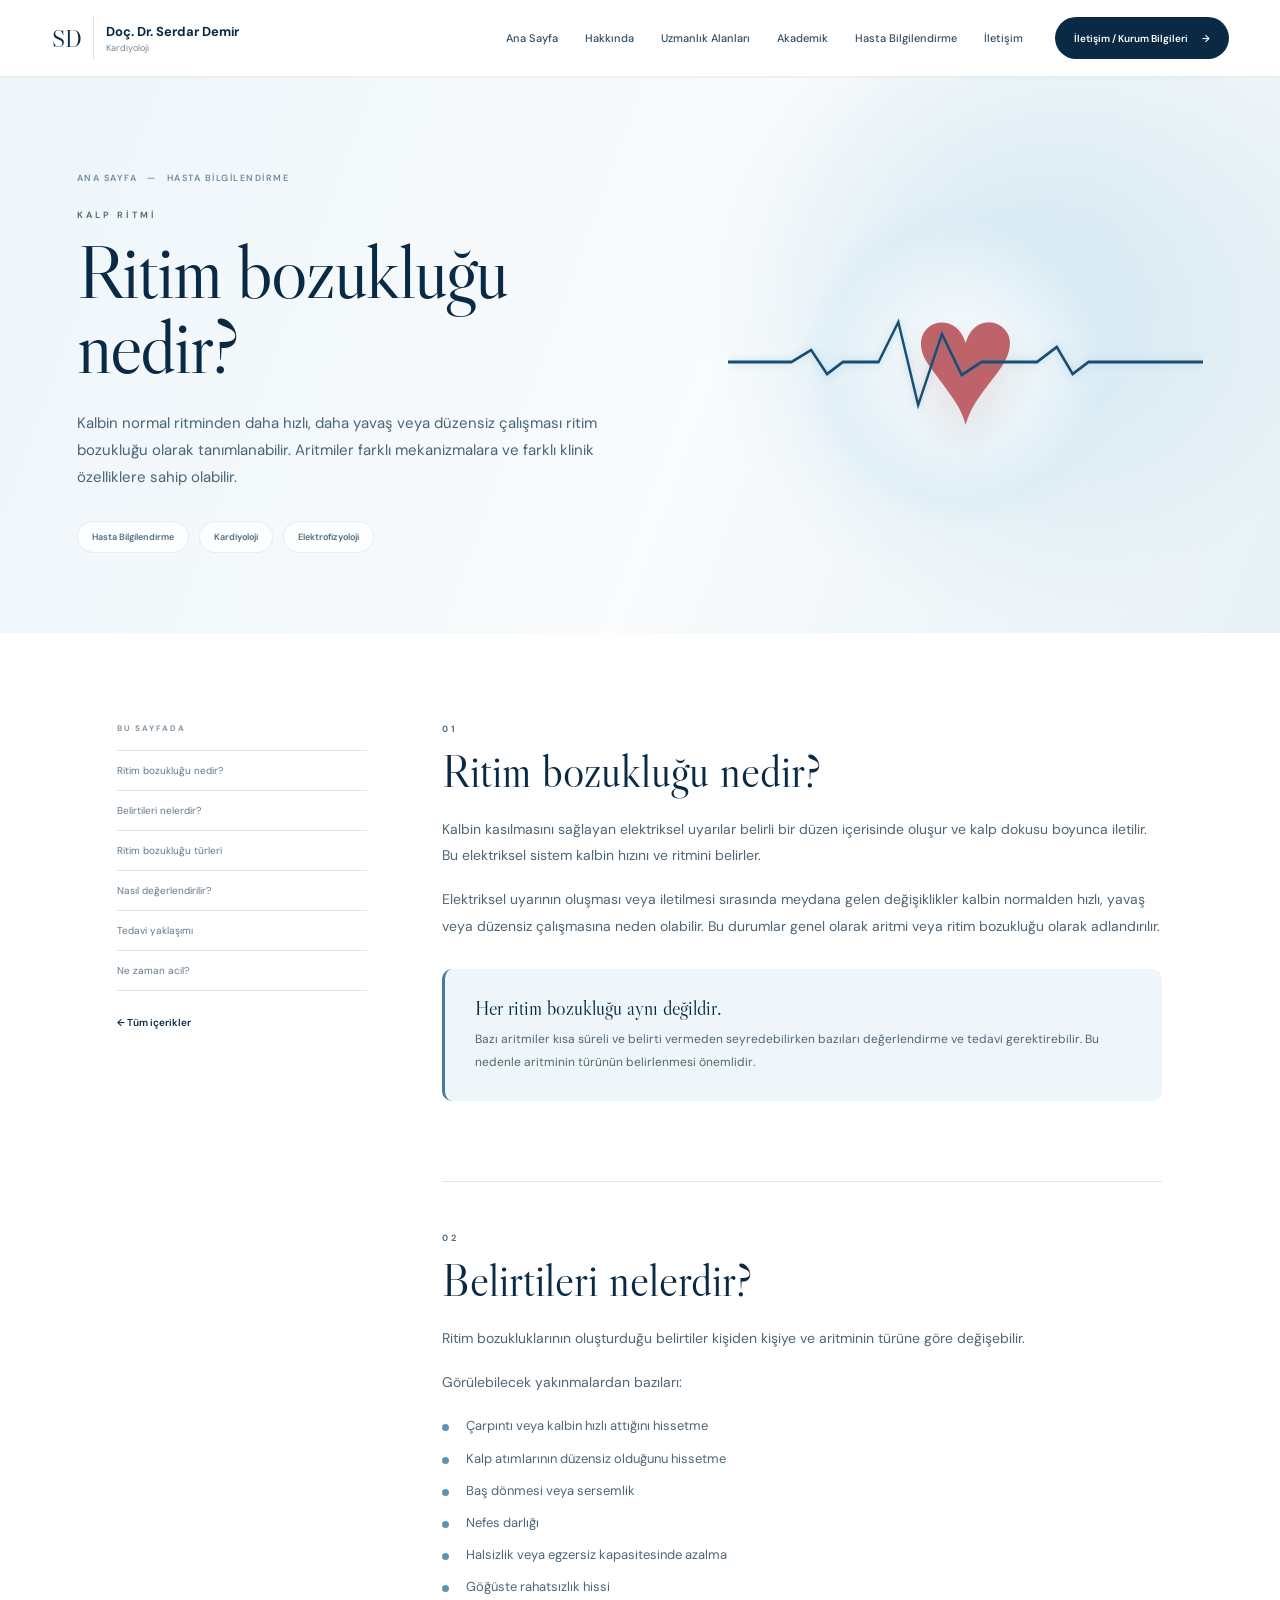
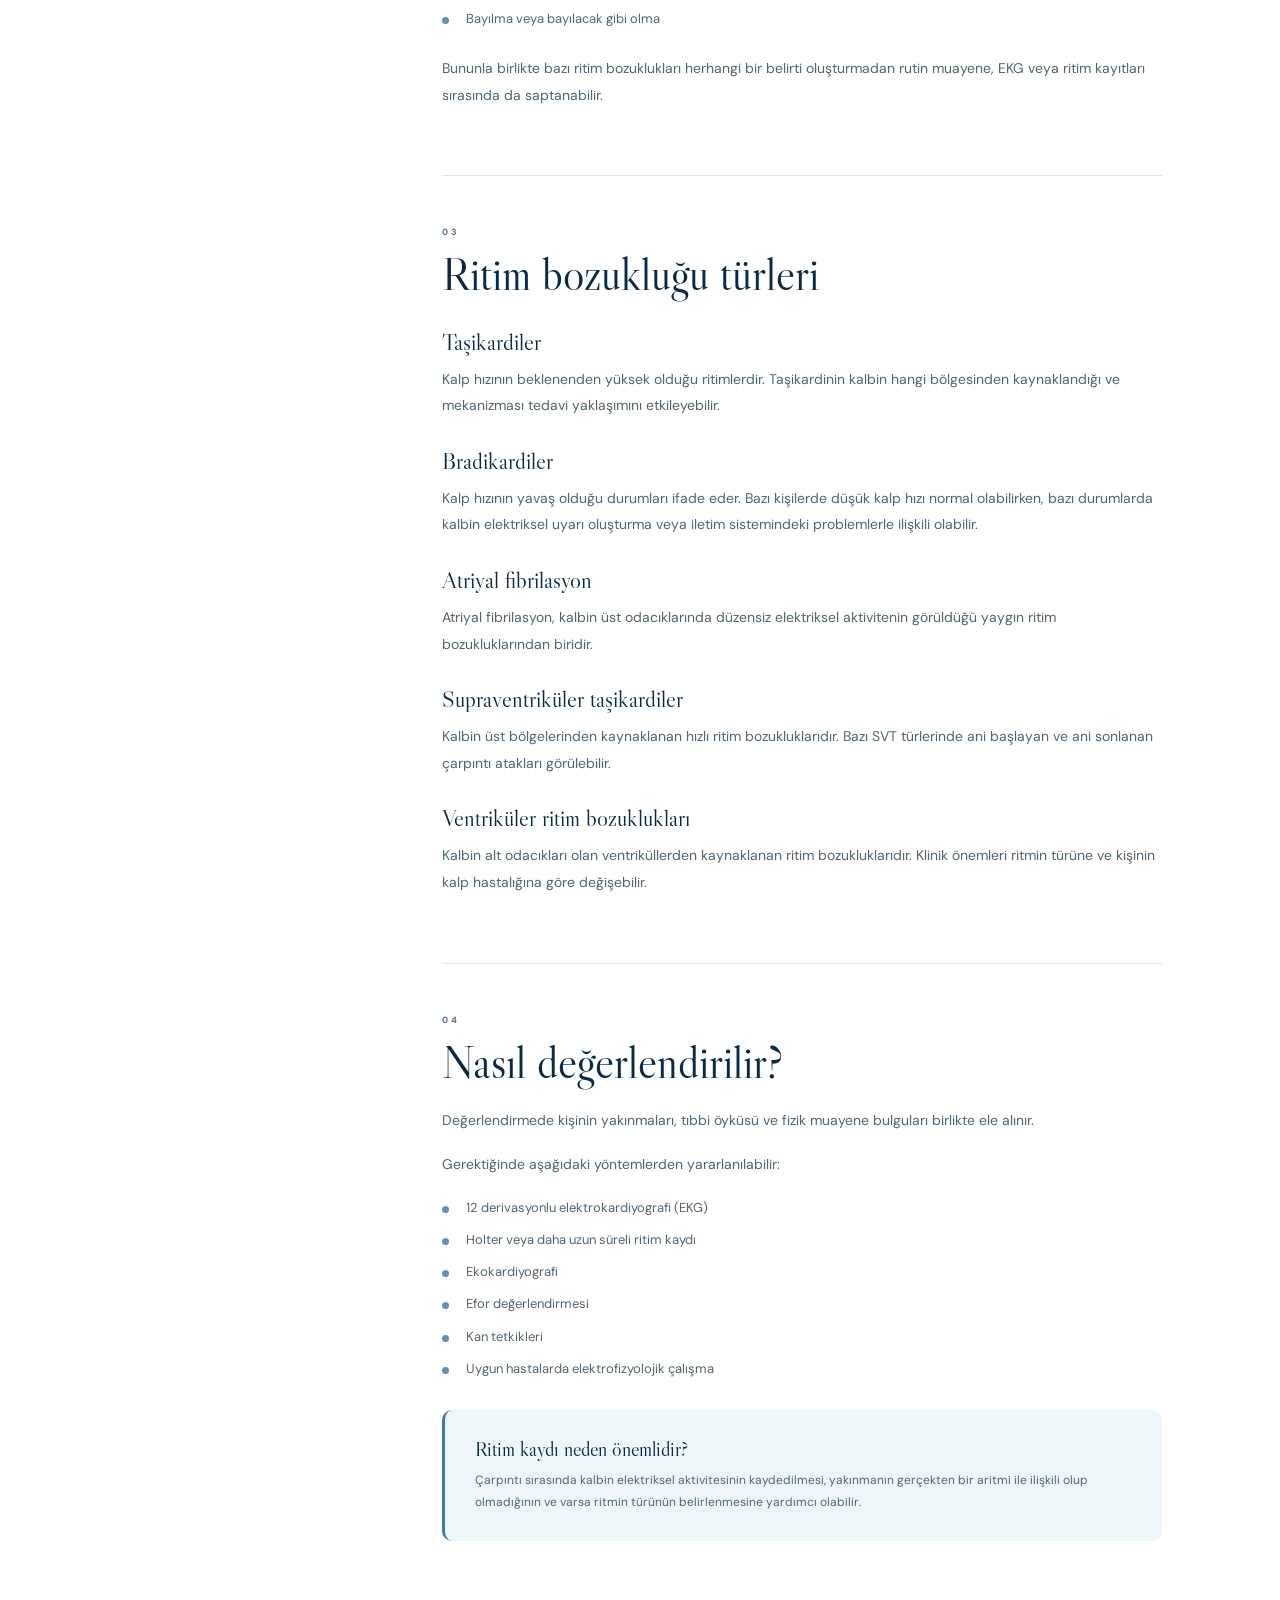
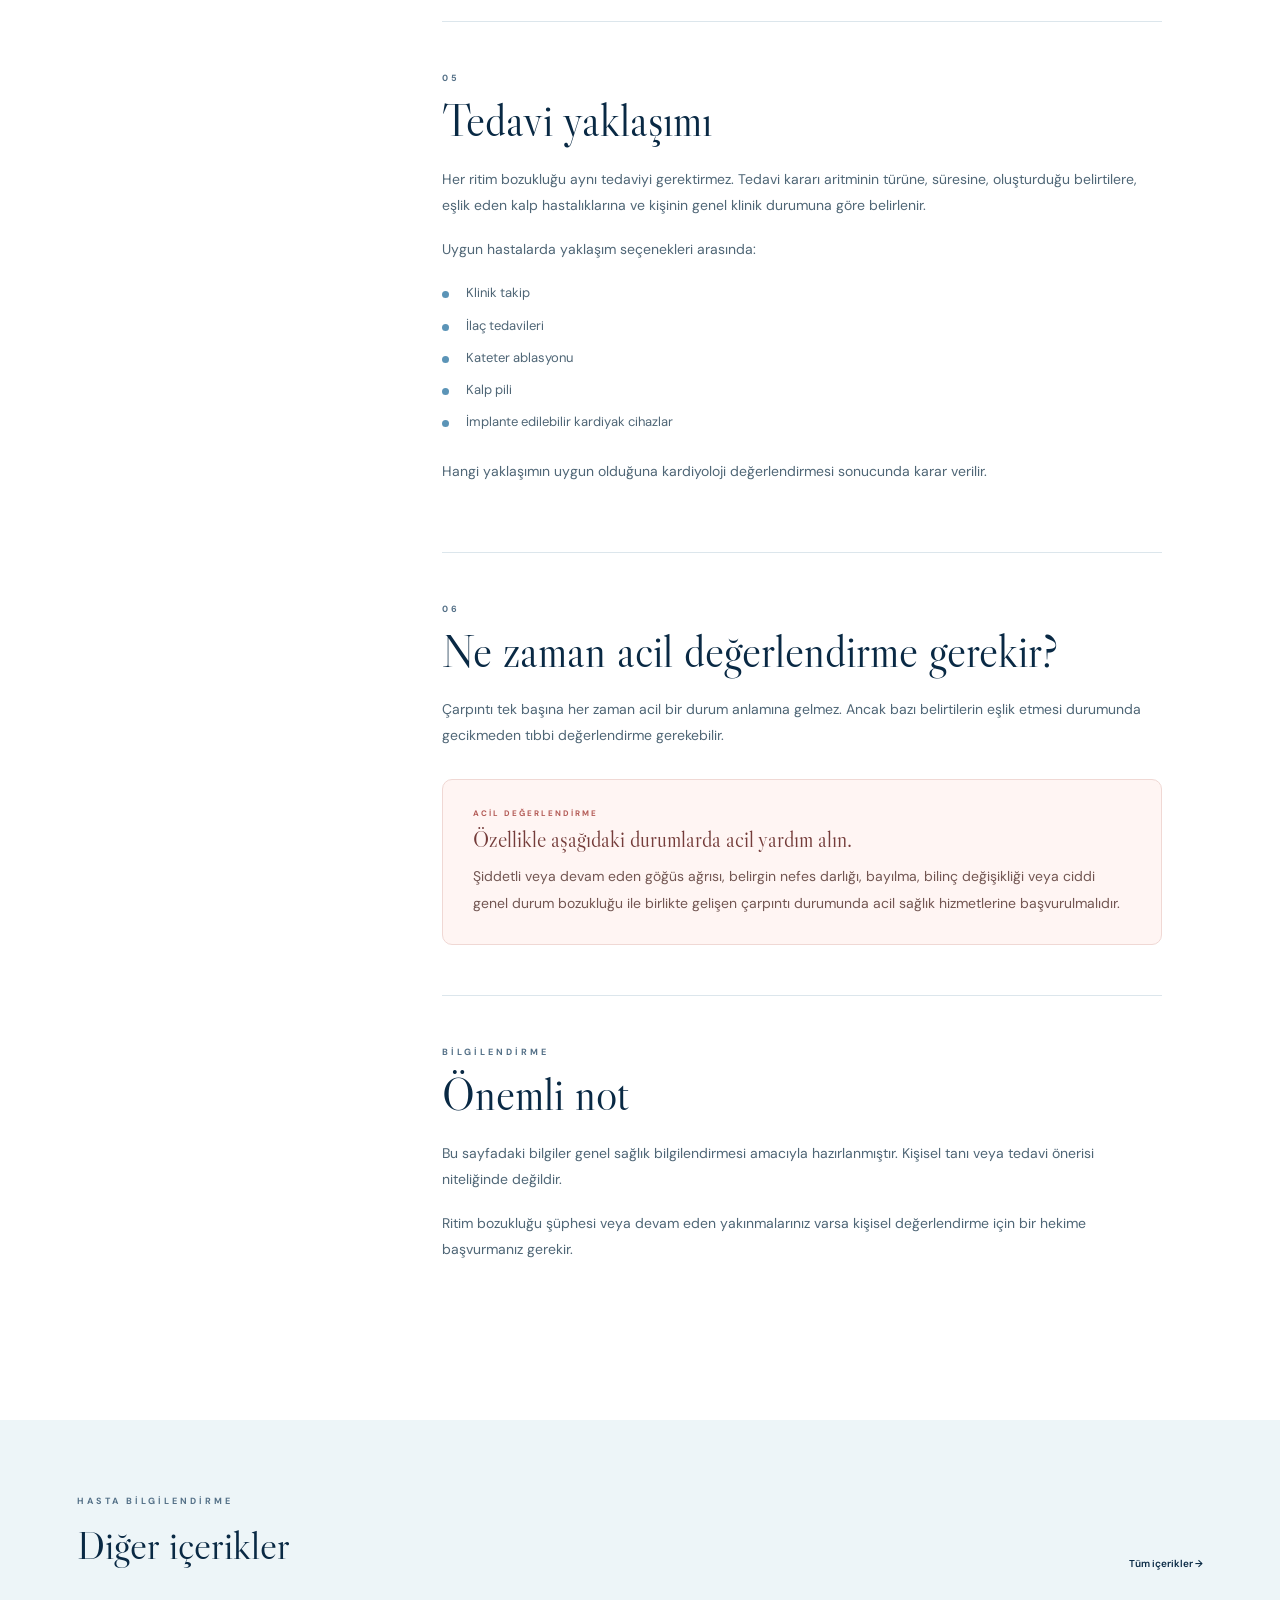
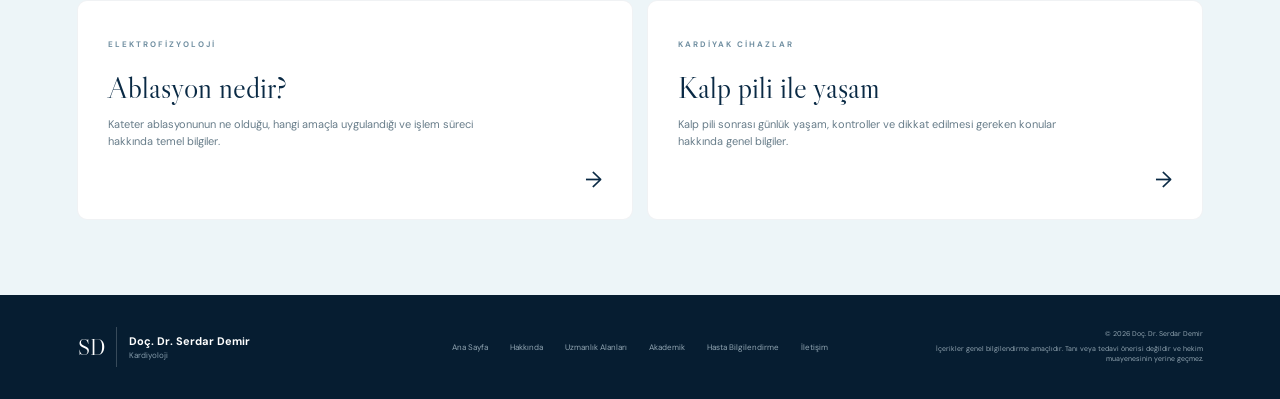
<file: ritim-bozuklugu.html>
<!DOCTYPE html>
<html lang="tr">

<head>
    <meta charset="UTF-8">
    <meta name="viewport" content="width=device-width, initial-scale=1.0">

    <title>Ritim Bozukluğu Nedir? | Doç. Dr. Serdar Demir</title>

    <meta
        name="description"
        content="Kalp ritim bozuklukları, belirtileri, değerlendirme yöntemleri ve ne zaman kardiyoloji değerlendirmesi gerektiği hakkında genel bilgilendirme."
    >

    <link rel="preconnect" href="https://fonts.googleapis.com">
    <link rel="preconnect" href="https://fonts.gstatic.com" crossorigin>

    <link
        href="https://fonts.googleapis.com/css2?family=DM+Sans:wght@400;500;600;700&family=Libre+Caslon+Display&display=swap"
        rel="stylesheet"
    >

    <link rel="stylesheet" href="style.css">

    <style>
        /* ==========================================
           ARTICLE PAGE
        ========================================== */

        .article-hero {
            position: relative;
            overflow: hidden;
            padding: 95px 0 80px;
            background:
                radial-gradient(
                    circle at 80% 40%,
                    rgba(185, 218, 235, 0.55),
                    transparent 30%
                ),
                linear-gradient(
                    110deg,
                    #eef6fa 0%,
                    #f9fbfc 55%,
                    #e7f1f6 100%
                );
        }

        .article-hero-grid {
            display: grid;
            grid-template-columns: 1.1fr 0.9fr;
            gap: 70px;
            align-items: center;
        }

        .article-breadcrumb {
            display: flex;
            align-items: center;
            gap: 10px;
            margin-bottom: 25px;
            font-size: 9px;
            font-weight: 600;
            letter-spacing: 1.5px;
            color: #718a9a;
        }

        .article-breadcrumb a {
            transition: color 0.2s ease;
        }

        .article-breadcrumb a:hover {
            color: var(--navy);
        }

        .article-hero h1 {
            max-width: 700px;
            font-family: var(--serif);
            font-size: clamp(52px, 6vw, 82px);
            font-weight: 400;
            line-height: 0.98;
            letter-spacing: -2px;
            color: var(--navy);
        }

        .article-lead {
            max-width: 620px;
            margin-top: 25px;
            font-size: 15px;
            line-height: 1.8;
            color: #496477;
        }

        .article-meta {
            display: flex;
            flex-wrap: wrap;
            gap: 10px;
            margin-top: 30px;
        }

        .article-meta span {
            padding: 9px 14px;
            border: 1px solid rgba(8, 42, 69, 0.08);
            border-radius: 30px;
            background: rgba(255, 255, 255, 0.72);
            font-size: 9px;
            font-weight: 600;
            color: #526d80;
        }

        /* ECG VISUAL */

        .article-visual {
            position: relative;
            min-height: 360px;
            display: flex;
            align-items: center;
            justify-content: center;
        }

        .article-visual-circle {
            position: absolute;
            width: 340px;
            height: 340px;
            border-radius: 50%;
            background:
                radial-gradient(
                    circle,
                    rgba(255, 255, 255, 0.95),
                    rgba(218, 236, 245, 0.55) 58%,
                    transparent 70%
                );
        }

        .article-heart {
            position: relative;
            z-index: 2;
            font-size: 180px;
            line-height: 1;
            color: #b85359;
            opacity: 0.9;
            text-shadow:
                0 20px 40px rgba(108, 52, 57, 0.15);
        }

        .article-ecg {
            position: absolute;
            z-index: 3;
            width: 110%;
            height: 120px;
        }

        .article-ecg path {
            fill: none;
            stroke: #174e72;
            stroke-width: 3;
            filter:
                drop-shadow(
                    0 0 4px rgba(54, 130, 177, 0.25)
                );
        }

        /* ARTICLE BODY */

        .article-section {
            padding: 90px 0;
            background: #ffffff;
        }

        .article-layout {
            display: grid;
            grid-template-columns: 250px minmax(0, 720px);
            gap: 75px;
            justify-content: center;
            align-items: start;
        }

        /* SIDEBAR */

        .article-sidebar {
            position: sticky;
            top: 110px;
        }

        .article-sidebar-label {
            margin-bottom: 17px;
            font-size: 8px;
            font-weight: 700;
            letter-spacing: 2px;
            color: #8395a1;
        }

        .article-sidebar nav {
            display: flex;
            flex-direction: column;
            border-top: 1px solid var(--border);
        }

        .article-sidebar nav a {
            padding: 13px 0;
            border-bottom: 1px solid var(--border);
            font-size: 10px;
            color: #607887;
            transition:
                color 0.2s ease,
                padding-left 0.2s ease;
        }

        .article-sidebar nav a:hover {
            padding-left: 5px;
            color: var(--navy);
        }

        .back-home {
            display: inline-flex;
            align-items: center;
            gap: 10px;
            margin-top: 25px;
            font-size: 10px;
            font-weight: 600;
            color: var(--navy);
        }

        /* CONTENT */

        .article-content {
            min-width: 0;
        }

        .article-content-block {
            padding-bottom: 50px;
            margin-bottom: 50px;
            border-bottom: 1px solid var(--border);
        }

        .article-content-block:last-child {
            border-bottom: 0;
            margin-bottom: 0;
        }

        .article-content h2 {
            margin-bottom: 20px;
            font-family: var(--serif);
            font-size: clamp(32px, 3.5vw, 46px);
            font-weight: 400;
            line-height: 1.08;
            color: var(--navy);
        }

        .article-content h3 {
            margin: 28px 0 10px;
            font-family: var(--serif);
            font-size: 23px;
            font-weight: 400;
            color: var(--navy);
        }

        .article-content p {
            margin-bottom: 17px;
            font-size: 14px;
            line-height: 1.9;
            color: #4f6676;
        }

        .article-content ul {
            display: grid;
            gap: 10px;
            margin: 20px 0 25px;
            padding: 0;
            list-style: none;
        }

        .article-content li {
            position: relative;
            padding-left: 24px;
            font-size: 13px;
            line-height: 1.7;
            color: #4f6676;
        }

        .article-content li::before {
            content: "";
            position: absolute;
            left: 0;
            top: 9px;
            width: 7px;
            height: 7px;
            border-radius: 50%;
            background: #5b94b7;
        }

        /* INFO BOX */

        .info-box {
            margin: 30px 0;
            padding: 27px 30px;
            border-radius: 10px;
            background: #eef6fa;
            border-left: 3px solid #427ca1;
        }

        .info-box strong {
            display: block;
            margin-bottom: 8px;
            font-family: var(--serif);
            font-size: 20px;
            font-weight: 400;
            color: var(--navy);
        }

        .info-box p {
            margin: 0;
            font-size: 12px;
        }

        /* WARNING */

        .warning-box {
            margin-top: 30px;
            padding: 28px 30px;
            border-radius: 10px;
            background: #fff5f3;
            border: 1px solid #f0d8d4;
        }

        .warning-box span {
            display: block;
            margin-bottom: 8px;
            font-size: 8px;
            font-weight: 700;
            letter-spacing: 2px;
            color: #b35b56;
        }

        .warning-box strong {
            display: block;
            margin-bottom: 10px;
            font-family: var(--serif);
            font-size: 22px;
            font-weight: 400;
            color: #743c3a;
        }

        .warning-box p {
            margin: 0;
            color: #725652;
        }

        /* NEXT ARTICLES */

        .next-articles {
            padding: 75px 0;
            background: #edf5f8;
        }

        .next-heading {
            display: flex;
            align-items: end;
            justify-content: space-between;
            gap: 30px;
            margin-bottom: 30px;
        }

        .next-heading h2 {
            font-family: var(--serif);
            font-size: 40px;
            font-weight: 400;
            color: var(--navy);
        }

        .next-heading a {
            font-size: 10px;
            font-weight: 600;
            color: var(--navy);
        }

        .next-grid {
            display: grid;
            grid-template-columns: 1fr 1fr;
            gap: 14px;
        }

        .next-card {
            position: relative;
            min-height: 220px;
            padding: 30px;
            overflow: hidden;
            border-radius: 10px;
            background: white;
            border: 1px solid rgba(8, 42, 69, 0.06);
            transition:
                transform 0.25s ease,
                box-shadow 0.25s ease;
        }

        .next-card:hover {
            transform: translateY(-5px);
            box-shadow:
                0 20px 40px rgba(10, 48, 73, 0.08);
        }

        .next-card small {
            font-size: 8px;
            font-weight: 700;
            letter-spacing: 2px;
            color: #7290a2;
        }

        .next-card h3 {
            max-width: 330px;
            margin-top: 20px;
            font-family: var(--serif);
            font-size: 30px;
            font-weight: 400;
            line-height: 1.05;
            color: var(--navy);
        }

        .next-card p {
            max-width: 400px;
            margin-top: 12px;
            font-size: 11px;
            line-height: 1.6;
            color: #687d8a;
        }

        .next-card-arrow {
            position: absolute;
            right: 30px;
            bottom: 25px;
            font-size: 22px;
            color: var(--navy);
        }

        /* MOBILE */

        @media (max-width: 850px) {

            .article-hero-grid {
                grid-template-columns: 1fr;
                gap: 30px;
            }

            .article-visual {
                min-height: 280px;
            }

            .article-layout {
                grid-template-columns: 1fr;
                gap: 45px;
            }

            .article-sidebar {
                position: static;
            }

            .article-sidebar nav {
                display: grid;
                grid-template-columns: 1fr 1fr;
            }

            .next-grid {
                grid-template-columns: 1fr;
            }
        }

        @media (max-width: 600px) {

            .article-hero {
                padding: 65px 0 45px;
            }

            .article-hero h1 {
                font-size: 50px;
            }

            .article-heart {
                font-size: 145px;
            }

            .article-visual-circle {
                width: 260px;
                height: 260px;
            }

            .article-section {
                padding: 65px 0;
            }

            .article-sidebar nav {
                grid-template-columns: 1fr;
            }

            .article-content h2 {
                font-size: 35px;
            }

            .next-heading {
                align-items: flex-start;
                flex-direction: column;
            }

            .next-heading h2 {
                font-size: 34px;
            }
        }
    </style>
</head>


<body>


<!-- HEADER -->

<header class="header" id="header">

    <div class="header-inner">

        <a href="index.html" class="brand">

            <div class="brand-logo">
                SD
            </div>

            <div class="brand-text">
                <strong>Doç. Dr. Serdar Demir</strong>
                <span>Kardiyoloji</span>
            </div>

        </a>


        <nav class="nav" id="nav">

            <a href="index.html">Ana Sayfa</a>
            <a href="index.html#hakkimda">Hakkında</a>
            <a href="index.html#uzmanlik">Uzmanlık Alanları</a>
            <a href="index.html#akademik">Akademik</a>
            <a href="index.html#bilgilendirme">Hasta Bilgilendirme</a>
            <a href="index.html#iletisim">İletişim</a>

        </nav>


        <a
            href="index.html#iletisim"
            class="header-button"
        >
            İletişim / Kurum Bilgileri
            <span>→</span>
        </a>


        <button
            class="mobile-menu"
            id="mobileMenu"
            aria-label="Menüyü aç"
            aria-expanded="false"
        >
            ☰
        </button>

    </div>

</header>



<main>


<!-- ARTICLE HERO -->

<section class="article-hero">

    <div class="container article-hero-grid">


        <div>

            <div class="article-breadcrumb">

                <a href="index.html">
                    ANA SAYFA
                </a>

                <span>—</span>

                <a href="index.html#bilgilendirme">
                    HASTA BİLGİLENDİRME
                </a>

            </div>


            <div class="section-label">
                KALP RİTMİ
            </div>


            <h1>
                Ritim bozukluğu nedir?
            </h1>


            <p class="article-lead">

                Kalbin normal ritminden daha hızlı,
                daha yavaş veya düzensiz çalışması
                ritim bozukluğu olarak tanımlanabilir.
                Aritmiler farklı mekanizmalara ve
                farklı klinik özelliklere sahip olabilir.

            </p>


            <div class="article-meta">

                <span>Hasta Bilgilendirme</span>
                <span>Kardiyoloji</span>
                <span>Elektrofizyoloji</span>

            </div>

        </div>



        <div class="article-visual">

            <div class="article-visual-circle"></div>

            <div class="article-heart">
                ♥
            </div>


            <svg
                class="article-ecg"
                viewBox="0 0 600 120"
                preserveAspectRatio="none"
                aria-hidden="true"
            >

                <path
                    d="
                    M0 60
                    L80 60
                    L105 48
                    L125 72
                    L145 60
                    L190 60
                    L215 20
                    L240 103
                    L270 32
                    L295 73
                    L320 60
                    L390 60
                    L415 45
                    L435 72
                    L455 60
                    L600 60
                    "
                />

            </svg>

        </div>


    </div>

</section>



<!-- ARTICLE -->

<section class="article-section">

    <div class="container article-layout">


        <!-- SOL MENÜ -->

        <aside class="article-sidebar">

            <div class="article-sidebar-label">
                BU SAYFADA
            </div>


            <nav>

                <a href="#nedir">
                    Ritim bozukluğu nedir?
                </a>

                <a href="#belirtiler">
                    Belirtileri nelerdir?
                </a>

                <a href="#turler">
                    Ritim bozukluğu türleri
                </a>

                <a href="#tani">
                    Nasıl değerlendirilir?
                </a>

                <a href="#tedavi">
                    Tedavi yaklaşımı
                </a>

                <a href="#acil">
                    Ne zaman acil?
                </a>

            </nav>


            <a
                href="index.html#bilgilendirme"
                class="back-home"
            >
                ← Tüm içerikler
            </a>

        </aside>



        <!-- İÇERİK -->

        <article class="article-content">


            <div
                class="article-content-block"
                id="nedir"
            >

                <div class="section-label">
                    01
                </div>

                <h2>
                    Ritim bozukluğu nedir?
                </h2>

                <p>

                    Kalbin kasılmasını sağlayan elektriksel
                    uyarılar belirli bir düzen içerisinde oluşur
                    ve kalp dokusu boyunca iletilir. Bu elektriksel
                    sistem kalbin hızını ve ritmini belirler.

                </p>

                <p>

                    Elektriksel uyarının oluşması veya iletilmesi
                    sırasında meydana gelen değişiklikler kalbin
                    normalden hızlı, yavaş veya düzensiz
                    çalışmasına neden olabilir. Bu durumlar genel
                    olarak aritmi veya ritim bozukluğu olarak
                    adlandırılır.

                </p>


                <div class="info-box">

                    <strong>
                        Her ritim bozukluğu aynı değildir.
                    </strong>

                    <p>

                        Bazı aritmiler kısa süreli ve belirti
                        vermeden seyredebilirken bazıları
                        değerlendirme ve tedavi gerektirebilir.
                        Bu nedenle aritminin türünün belirlenmesi
                        önemlidir.

                    </p>

                </div>

            </div>



            <div
                class="article-content-block"
                id="belirtiler"
            >

                <div class="section-label">
                    02
                </div>

                <h2>
                    Belirtileri nelerdir?
                </h2>

                <p>

                    Ritim bozukluklarının oluşturduğu belirtiler
                    kişiden kişiye ve aritminin türüne göre
                    değişebilir.

                </p>

                <p>
                    Görülebilecek yakınmalardan bazıları:
                </p>


                <ul>

                    <li>
                        Çarpıntı veya kalbin hızlı attığını hissetme
                    </li>

                    <li>
                        Kalp atımlarının düzensiz olduğunu hissetme
                    </li>

                    <li>
                        Baş dönmesi veya sersemlik
                    </li>

                    <li>
                        Nefes darlığı
                    </li>

                    <li>
                        Halsizlik veya egzersiz kapasitesinde azalma
                    </li>

                    <li>
                        Göğüste rahatsızlık hissi
                    </li>

                    <li>
                        Bayılma veya bayılacak gibi olma
                    </li>

                </ul>


                <p>

                    Bununla birlikte bazı ritim bozuklukları
                    herhangi bir belirti oluşturmadan rutin
                    muayene, EKG veya ritim kayıtları sırasında
                    da saptanabilir.

                </p>

            </div>



            <div
                class="article-content-block"
                id="turler"
            >

                <div class="section-label">
                    03
                </div>

                <h2>
                    Ritim bozukluğu türleri
                </h2>


                <h3>
                    Taşikardiler
                </h3>

                <p>

                    Kalp hızının beklenenden yüksek olduğu ritimlerdir.
                    Taşikardinin kalbin hangi bölgesinden kaynaklandığı
                    ve mekanizması tedavi yaklaşımını etkileyebilir.

                </p>


                <h3>
                    Bradikardiler
                </h3>

                <p>

                    Kalp hızının yavaş olduğu durumları ifade eder.
                    Bazı kişilerde düşük kalp hızı normal olabilirken,
                    bazı durumlarda kalbin elektriksel uyarı oluşturma
                    veya iletim sistemindeki problemlerle ilişkili
                    olabilir.

                </p>


                <h3>
                    Atriyal fibrilasyon
                </h3>

                <p>

                    Atriyal fibrilasyon, kalbin üst odacıklarında
                    düzensiz elektriksel aktivitenin görüldüğü
                    yaygın ritim bozukluklarından biridir.

                </p>


                <h3>
                    Supraventriküler taşikardiler
                </h3>

                <p>

                    Kalbin üst bölgelerinden kaynaklanan hızlı ritim
                    bozukluklarıdır. Bazı SVT türlerinde ani başlayan
                    ve ani sonlanan çarpıntı atakları görülebilir.

                </p>


                <h3>
                    Ventriküler ritim bozuklukları
                </h3>

                <p>

                    Kalbin alt odacıkları olan ventriküllerden
                    kaynaklanan ritim bozukluklarıdır. Klinik önemleri
                    ritmin türüne ve kişinin kalp hastalığına göre
                    değişebilir.

                </p>

            </div>



            <div
                class="article-content-block"
                id="tani"
            >

                <div class="section-label">
                    04
                </div>

                <h2>
                    Nasıl değerlendirilir?
                </h2>

                <p>

                    Değerlendirmede kişinin yakınmaları, tıbbi
                    öyküsü ve fizik muayene bulguları birlikte
                    ele alınır.

                </p>

                <p>
                    Gerektiğinde aşağıdaki yöntemlerden
                    yararlanılabilir:
                </p>


                <ul>

                    <li>
                        12 derivasyonlu elektrokardiyografi (EKG)
                    </li>

                    <li>
                        Holter veya daha uzun süreli ritim kaydı
                    </li>

                    <li>
                        Ekokardiyografi
                    </li>

                    <li>
                        Efor değerlendirmesi
                    </li>

                    <li>
                        Kan tetkikleri
                    </li>

                    <li>
                        Uygun hastalarda elektrofizyolojik çalışma
                    </li>

                </ul>


                <div class="info-box">

                    <strong>
                        Ritim kaydı neden önemlidir?
                    </strong>

                    <p>

                        Çarpıntı sırasında kalbin elektriksel
                        aktivitesinin kaydedilmesi, yakınmanın
                        gerçekten bir aritmi ile ilişkili olup
                        olmadığının ve varsa ritmin türünün
                        belirlenmesine yardımcı olabilir.

                    </p>

                </div>

            </div>



            <div
                class="article-content-block"
                id="tedavi"
            >

                <div class="section-label">
                    05
                </div>

                <h2>
                    Tedavi yaklaşımı
                </h2>

                <p>

                    Her ritim bozukluğu aynı tedaviyi gerektirmez.
                    Tedavi kararı aritminin türüne, süresine,
                    oluşturduğu belirtilere, eşlik eden kalp
                    hastalıklarına ve kişinin genel klinik
                    durumuna göre belirlenir.

                </p>

                <p>
                    Uygun hastalarda yaklaşım seçenekleri arasında:
                </p>


                <ul>

                    <li>
                        Klinik takip
                    </li>

                    <li>
                        İlaç tedavileri
                    </li>

                    <li>
                        Kateter ablasyonu
                    </li>

                    <li>
                        Kalp pili
                    </li>

                    <li>
                        İmplante edilebilir kardiyak cihazlar
                    </li>

                </ul>


                <p>

                    Hangi yaklaşımın uygun olduğuna kardiyoloji
                    değerlendirmesi sonucunda karar verilir.

                </p>

            </div>



            <div
                class="article-content-block"
                id="acil"
            >

                <div class="section-label">
                    06
                </div>

                <h2>
                    Ne zaman acil değerlendirme gerekir?
                </h2>

                <p>

                    Çarpıntı tek başına her zaman acil bir durum
                    anlamına gelmez. Ancak bazı belirtilerin eşlik
                    etmesi durumunda gecikmeden tıbbi değerlendirme
                    gerekebilir.

                </p>


                <div class="warning-box">

                    <span>
                        ACİL DEĞERLENDİRME
                    </span>

                    <strong>
                        Özellikle aşağıdaki durumlarda
                        acil yardım alın.
                    </strong>

                    <p>

                        Şiddetli veya devam eden göğüs ağrısı,
                        belirgin nefes darlığı, bayılma,
                        bilinç değişikliği veya ciddi genel durum
                        bozukluğu ile birlikte gelişen çarpıntı
                        durumunda acil sağlık hizmetlerine
                        başvurulmalıdır.

                    </p>

                </div>

            </div>



            <div class="article-content-block">

                <div class="section-label">
                    BİLGİLENDİRME
                </div>

                <h2>
                    Önemli not
                </h2>

                <p>

                    Bu sayfadaki bilgiler genel sağlık
                    bilgilendirmesi amacıyla hazırlanmıştır.
                    Kişisel tanı veya tedavi önerisi niteliğinde
                    değildir.

                </p>

                <p>

                    Ritim bozukluğu şüphesi veya devam eden
                    yakınmalarınız varsa kişisel değerlendirme
                    için bir hekime başvurmanız gerekir.

                </p>

            </div>


        </article>

    </div>

</section>



<!-- DİĞER İÇERİKLER -->

<section class="next-articles">

    <div class="container">

        <div class="next-heading">

            <div>

                <div class="section-label">
                    HASTA BİLGİLENDİRME
                </div>

                <h2>
                    Diğer içerikler
                </h2>

            </div>


            <a href="index.html#bilgilendirme">
                Tüm içerikler →
            </a>

        </div>


        <div class="next-grid">


            <a
                href="ablasyon.html"
                class="next-card"
            >

                <small>
                    ELEKTROFİZYOLOJİ
                </small>

                <h3>
                    Ablasyon nedir?
                </h3>

                <p>

                    Kateter ablasyonunun ne olduğu,
                    hangi amaçla uygulandığı ve
                    işlem süreci hakkında temel bilgiler.

                </p>

                <span class="next-card-arrow">
                    →
                </span>

            </a>



            <a
                href="kalp-pili.html"
                class="next-card"
            >

                <small>
                    KARDİYAK CİHAZLAR
                </small>

                <h3>
                    Kalp pili ile yaşam
                </h3>

                <p>

                    Kalp pili sonrası günlük yaşam,
                    kontroller ve dikkat edilmesi gereken
                    konular hakkında genel bilgiler.

                </p>

                <span class="next-card-arrow">
                    →
                </span>

            </a>


        </div>

    </div>

</section>


</main>



<!-- FOOTER -->

<footer class="footer">

    <div class="container footer-grid">


        <a href="index.html" class="footer-brand">

            <div class="footer-logo">
                SD
            </div>

            <div>

                <strong>
                    Doç. Dr. Serdar Demir
                </strong>

                <span>
                    Kardiyoloji
                </span>

            </div>

        </a>



        <nav class="footer-nav">

            <a href="index.html">
                Ana Sayfa
            </a>

            <a href="index.html#hakkimda">
                Hakkında
            </a>

            <a href="index.html#uzmanlik">
                Uzmanlık Alanları
            </a>

            <a href="index.html#akademik">
                Akademik
            </a>

            <a href="index.html#bilgilendirme">
                Hasta Bilgilendirme
            </a>

            <a href="index.html#iletisim">
                İletişim
            </a>

        </nav>



        <div class="footer-note">

            <p>
                © 2026 Doç. Dr. Serdar Demir
            </p>

            <p>

                İçerikler genel bilgilendirme amaçlıdır.
                Tanı veya tedavi önerisi değildir ve
                hekim muayenesinin yerine geçmez.

            </p>

        </div>


    </div>

</footer>


<script src="script.js"></script>

</body>
</html>
</file>
<file: style.css>
@import url('https://fonts.googleapis.com/css2?family=DM+Sans:wght@400;500;600;700&family=Libre+Caslon+Display&display=swap');

/* =========================================================

   DOÇ. DR. SERDAR DEMİR

   PREMIUM MEDICAL WEBSITE

========================================================= */

:root {

    --navy: #092944;

    --navy-dark: #061d31;

    --navy-deep: #041728;

    --blue: #315f7c;

    --blue-soft: #dfeef6;

    --blue-pale: #eef6fa;

    --red: #d95d63;

    --white: #ffffff;

    --background: #f7fafc;

    --section: #f2f7fa;

    --text: #0d2b46;

    --body: #52697a;

    --muted: #8294a1;

    --border: #dce6ec;

    --serif: "Libre Caslon Display", Georgia, serif;

    --sans: "DM Sans", Arial, sans-serif;

    --shadow: 0 20px 55px rgba(7, 37, 61, 0.09);

}

/* =========================================================

   RESET

========================================================= */

* {

    margin: 0;

    padding: 0;

    box-sizing: border-box;

}

html {

    scroll-behavior: smooth;

    scroll-padding-top: 82px;

}

body {

    font-family: var(--sans);

    background: var(--white);

    color: var(--text);

    overflow-x: hidden;

    -webkit-font-smoothing: antialiased;

}

img {

    width: 100%;

    display: block;

}

a {

    color: inherit;

    text-decoration: none;

}

button {

    font-family: inherit;

}

.container {

    width: min(1180px, 88%);

    margin: 0 auto;

}

.section {

    padding: 92px 0;

}

/* =========================================================

   HEADER

========================================================= */

.header {

    position: sticky;

    top: 0;

    width: 100%;

    z-index: 1000;

    background: rgba(255, 255, 255, 0.96);

    backdrop-filter: blur(18px);

    -webkit-backdrop-filter: blur(18px);

    border-bottom: 1px solid rgba(8, 42, 69, 0.07);

    transition:

        box-shadow 0.3s ease,

        background 0.3s ease;

}

.header.scrolled {

    box-shadow: 0 8px 30px rgba(8, 42, 69, 0.08);

}

.header-inner {

    width: min(1380px, 92%);

    height: 76px;

    margin: 0 auto;

    display: flex;

    align-items: center;

}

/* BRAND */

.brand {

    display: flex;

    align-items: center;

    gap: 12px;

    flex-shrink: 0;

}

.brand-logo {

    width: 43px;

    height: 43px;

    display: flex;

    align-items: center;

    justify-content: center;

    font-family: var(--serif);

    font-size: 24px;

    color: var(--navy);

    border-right: 1px solid #d8e1e6;

    padding-right: 10px;

}

.brand-text {

    display: flex;

    flex-direction: column;

}

.brand-text strong {

    font-size: 13px;

    font-weight: 700;

    color: var(--navy);

}

.brand-text span {

    margin-top: 2px;

    font-size: 9px;

    color: #718593;

}

/* NAV */

.nav {

    display: flex;

    align-items: center;

    gap: 27px;

    margin-left: auto;

    margin-right: 32px;

}

.nav a {

    position: relative;

    padding: 29px 0;

    font-size: 11px;

    font-weight: 500;

    color: #344f63;

    transition: color 0.2s ease;

}

.nav a::after {

    content: "";

    position: absolute;

    left: 0;

    bottom: 19px;

    width: 0;

    height: 1px;

    background: var(--navy);

    transition: width 0.25s ease;

}

.nav a:hover {

    color: var(--navy);

}

.nav a:hover::after {

    width: 100%;

}

/* HEADER BUTTON */

.header-button {

    min-height: 42px;

    padding: 0 19px;

    display: inline-flex;

    align-items: center;

    gap: 14px;

    border-radius: 30px;

    background: var(--navy);

    color: white;

    font-size: 10px;

    font-weight: 600;

    white-space: nowrap;

    transition:

        transform 0.2s ease,

        background 0.2s ease;

}

.header-button:hover {

    background: #12466a;

    transform: translateY(-1px);

}

.mobile-menu {

    display: none;

    margin-left: auto;

    border: 0;

    background: transparent;

    color: var(--navy);

    font-size: 25px;

    cursor: pointer;

}

/* =========================================================

   HERO

========================================================= */

.hero {

    position: relative;

    overflow: hidden;

    background:

        radial-gradient(

            circle at 72% 38%,

            rgba(194, 219, 232, 0.65),

            transparent 32%

        ),

        linear-gradient(

            105deg,

            #eef6fa 0%,

            #f8fbfc 45%,

            #e5eff4 100%

        );

}

.hero::before {

    content: "";

    position: absolute;

    width: 550px;

    height: 550px;

    right: 10%;

    top: -250px;

    border-radius: 50%;

    background: rgba(255, 255, 255, 0.35);

    filter: blur(20px);

}

.hero-inner {

    position: relative;

    width: min(1380px, 88%);

    min-height: 610px;

    margin: auto;

    display: grid;

    grid-template-columns: 46% 54%;

    align-items: stretch;

}

/* HERO CONTENT */

.hero-content {

    position: relative;

    z-index: 5;

    padding: 78px 0 58px;

}

.hero-label {

    margin-bottom: 20px;

    font-size: 9px;

    font-weight: 700;

    letter-spacing: 3px;

    color: #57738a;

}

.hero h1 {

    font-family: var(--serif);

    font-size: clamp(60px, 5.8vw, 88px);

    font-weight: 400;

    line-height: 0.95;

    letter-spacing: -2px;

    color: var(--navy);

}

.hero h1 span {

    display: block;

    margin-bottom: 4px;

    font-size: 0.67em;

}

.hero-description {

    max-width: 560px;

    margin-top: 27px;

    font-size: 15px;

    line-height: 1.7;

    color: #38556b;

}

.hero-buttons {

    display: flex;

    align-items: center;

    gap: 12px;

    margin-top: 29px;

}

.button {

    min-height: 48px;

    padding: 0 23px;

    display: inline-flex;

    align-items: center;

    gap: 28px;

    border-radius: 28px;

    font-size: 11px;

    font-weight: 600;

    transition:

        transform 0.2s ease,

        box-shadow 0.2s ease;

}

.button:hover {

    transform: translateY(-2px);

}

.button-dark {

    background: var(--navy);

    color: white;

    box-shadow: 0 10px 25px rgba(8, 42, 69, 0.15);

}

.button-light {

    background: rgba(255, 255, 255, 0.78);

    color: var(--navy);

    border: 1px solid rgba(8, 42, 69, 0.08);

}

/* HERO AFFILIATIONS */

.hero-affiliations {

    max-width: 590px;

    display: grid;

    grid-template-columns: 1fr 1fr;

    gap: 20px;

    margin-top: 54px;

}

.affiliation {

    display: flex;

    align-items: center;

    gap: 12px;

}

.affiliation + .affiliation {

    padding-left: 20px;

    border-left: 1px solid #cad8e0;

}

.affiliation-icon {

    width: 37px;

    height: 37px;

    flex: 0 0 37px;

    display: flex;

    align-items: center;

    justify-content: center;

    border-radius: 50%;

    background: rgba(255, 255, 255, 0.75);

    color: var(--navy);

    font-size: 19px;

}

.affiliation p {

    max-width: 190px;

    font-size: 10px;

    line-height: 1.45;

    color: #3d596d;

}

/* =========================================================

   HERO IMAGE

========================================================= */

.hero-image-area {

    position: relative;

    min-height: 610px;

}

.hero-photo {

    position: absolute;

    left: 3%;

    bottom: 0;

    width: 67%;

    height: 94%;

    overflow: hidden;

    border-radius: 160px 160px 0 0;

}

.hero-photo::after {

    content: "";

    position: absolute;

    inset: 0;

    background:

        linear-gradient(

            to top,

            rgba(230, 240, 245, 0.16),

            transparent 35%

        );

    pointer-events: none;

}

.hero-photo img {

    width: 100%;

    height: 100%;

    object-fit: cover;

    object-position: center top;

    transition: transform 1.1s cubic-bezier(.16, 1, .3, 1);

}

.hero-photo:hover img {

    transform: scale(1.025);

}

/* HERO QUOTE */

.hero-quote {

    position: absolute;

    z-index: 4;

    right: 0;

    top: 75px;

    width: 180px;

    color: var(--navy);

    transition: transform 0.35s ease;

}

.hero-quote:hover {

    transform: translateY(-3px);

}

.quote-mark {

    display: block;

    height: 23px;

    font-family: Georgia, serif;

    font-size: 42px;

    color: var(--red);

}

.hero-quote p {

    font-family: var(--serif);

    font-size: 20px;

    line-height: 1.4;

    transform: rotate(-3deg);

}

/* ESKİ CARDIAC RHYTHM KUTUSU */

.hero-monitor,

.monitor-line,

.hero-monitor span {

    display: none !important;

}

/* =========================================================

   SECTION LABELS

========================================================= */

.section-label {

    margin-bottom: 13px;

    font-size: 9px;

    font-weight: 700;

    letter-spacing: 3px;

    color: #547087;

}

.section-label-light {

    color: #8fb5ca;

}

/* =========================================================

   ABOUT

========================================================= */

.about {

    background: white;

}

.about-grid {

    display: grid;

    grid-template-columns: 0.95fr 1.05fr;

    gap: 70px;

    align-items: center;

}

.about-content h2 {

    font-family: var(--serif);

    font-size: clamp(40px, 4vw, 57px);

    font-weight: 400;

    line-height: 1.02;

    letter-spacing: -1px;

    color: var(--navy);

}

.about-content > p {

    max-width: 560px;

    margin-top: 22px;

    font-size: 13px;

    line-height: 1.8;

    color: var(--body);

}

.about-content > p + p {

    margin-top: 13px;

}

.text-link {

    display: inline-flex;

    align-items: center;

    gap: 17px;

    margin-top: 26px;

    font-size: 11px;

    font-weight: 600;

    color: var(--navy);

}

.text-link span {

    transition: transform 0.2s ease;

}

.text-link:hover span {

    transform: translateX(5px);

}

/* ABOUT IMAGES */

.about-images {

    display: grid;

    grid-template-columns: 1fr 1fr;

    gap: 12px;

}

.about-image {

    height: 305px;

    overflow: hidden;

    border-radius: 10px;

}

.about-image img {

    width: 100%;

    height: 100%;

    object-fit: cover;

}

.about-doctor img {

    object-position: center top;

}

.hospital-placeholder {

    position: relative;

    display: flex;

    align-items: flex-end;

    padding: 24px;

    overflow: hidden;

    background:

        linear-gradient(

            180deg,

            rgba(21, 74, 107, 0.05),

            rgba(6, 39, 63, 0.65)

        ),

        linear-gradient(

            135deg,

            #b9d1dc,

            #e3edf1 55%,

            #9db9c6

        );

}

.hospital-placeholder::before {

    content: "";

    position: absolute;

    left: 14%;

    right: 8%;

    top: 20%;

    height: 47%;

    background: rgba(255, 255, 255, 0.65);

    box-shadow: 0 10px 30px rgba(20, 50, 70, 0.1);

}

.hospital-placeholder::after {

    content: "";

    position: absolute;

    left: 18%;

    right: 12%;

    top: 27%;

    height: 5px;

    background:

        repeating-linear-gradient(

            90deg,

            #7698a8 0 18px,

            transparent 18px 28px

        );

    box-shadow:

        0 28px 0 rgba(118, 152, 168, 0.8),

        0 56px 0 rgba(118, 152, 168, 0.8);

}

.hospital-placeholder-content {

    position: relative;

    z-index: 2;

    display: flex;

    flex-direction: column;

    color: white;

}

.hospital-placeholder-content span {

    font-size: 9px;

    letter-spacing: 3px;

}

.hospital-placeholder-content strong {

    margin-top: 3px;

    font-size: 19px;

}

.hospital-placeholder-content small {

    max-width: 190px;

    margin-top: 5px;

    font-size: 9px;

    line-height: 1.4;

    opacity: 0.8;

}

/* =========================================================

   SPECIALTIES

========================================================= */

.specialties {

    background:

        linear-gradient(

            180deg,

            #f1f7fa,

            #eaf3f8

        );

}

.specialties-heading {

    display: grid;

    grid-template-columns: 1fr 0.7fr;

    gap: 70px;

    align-items: end;

    margin-bottom: 38px;

}

.specialties-heading h2 {

    font-family: var(--serif);

    font-size: clamp(38px, 4vw, 54px);

    font-weight: 400;

    line-height: 1;

    color: var(--navy);

}

.specialties-heading > p {

    max-width: 400px;

    justify-self: end;

    font-size: 12px;

    line-height: 1.7;

    color: var(--body);

}

.specialty-grid {

    display: grid;

    grid-template-columns: repeat(4, 1fr);

    gap: 12px;

}

.specialty-card {

    position: relative;

    min-height: 230px;

    padding: 24px;

    border-radius: 9px;

    background: rgba(255, 255, 255, 0.9);

    border: 1px solid rgba(8, 42, 69, 0.05);

    box-shadow: 0 10px 25px rgba(18, 62, 88, 0.025);

    transition:

        transform 0.25s ease,

        box-shadow 0.25s ease;

}

.specialty-card:hover {

    transform: translateY(-6px);

    box-shadow: 0 20px 45px rgba(18, 62, 88, 0.09);

}

.specialty-icon {

    width: 46px;

    height: 46px;

    display: flex;

    align-items: center;

    justify-content: center;

    margin-bottom: 22px;

    border-radius: 50%;

    background: #edf5fa;

    color: #2f73a2;

    font-size: 24px;

}

.specialty-card:nth-child(1) .specialty-icon,

.specialty-card:nth-child(3) .specialty-icon {

    color: var(--red);

}

.specialty-card h3 {

    font-family: var(--serif);

    font-size: 21px;

    font-weight: 400;

    color: var(--navy);

}

.specialty-card p {

    margin-top: 9px;

    font-size: 11px;

    line-height: 1.6;

    color: var(--body);

}

.specialty-arrow {

    position: absolute;

    left: 24px;

    bottom: 20px;

    font-size: 17px;

    color: var(--navy);

}

/* =========================================================

   ELECTROPHYSIOLOGY

========================================================= */

.ep-section {

    position: relative;

    overflow: hidden;

    padding: 68px 0;

    color: white;

    background:

        radial-gradient(

            circle at 58% 50%,

            rgba(35, 111, 156, 0.45),

            transparent 30%

        ),

        linear-gradient(

            110deg,

            #06243d,

            #0a3657 58%,

            #061e34

        );

}

.ep-section::before {

    content: "";

    position: absolute;

    width: 420px;

    height: 420px;

    left: 52%;

    top: 50%;

    transform: translate(-50%, -50%);

    border-radius: 50%;

    background: rgba(26, 110, 161, 0.13);

    filter: blur(25px);

}

.ep-grid {

    position: relative;

    z-index: 2;

    display: grid;

    grid-template-columns: 1.1fr 0.8fr 0.5fr;

    gap: 50px;

    align-items: center;

}

.ep-content h2 {

    max-width: 550px;

    font-family: var(--serif);

    font-size: clamp(40px, 4vw, 57px);

    font-weight: 400;

    line-height: 1.03;

}

.ep-content > p {

    max-width: 560px;

    margin-top: 20px;

    font-size: 12px;

    line-height: 1.8;

    color: #c3d3dd;

}

.ep-button {

    min-height: 43px;

    display: inline-flex;

    align-items: center;

    gap: 25px;

    margin-top: 25px;

    padding: 0 19px;

    border-radius: 24px;

    background: white;

    color: var(--navy);

    font-size: 10px;

    font-weight: 600;

}

/* HEART VISUAL */

.heart-visual {

    position: relative;

    min-height: 300px;

    display: flex;

    align-items: center;

    justify-content: center;

}

.heart-glow {

    position: absolute;

    width: 230px;

    height: 230px;

    border-radius: 50%;

    background:

        radial-gradient(

            circle,

            rgba(57, 157, 220, 0.35),

            rgba(57, 157, 220, 0.08) 50%,

            transparent 72%

        );

}

.heart-symbol {

    position: relative;

    z-index: 2;

    font-size: 170px;

    line-height: 1;

    color: #4c9ad1;

    text-shadow:

        0 0 15px rgba(69, 167, 230, 0.7),

        0 0 40px rgba(34, 118, 177, 0.4);

}

.heart-symbol::after {

    content: "♥";

    position: absolute;

    left: 7px;

    top: 8px;

    color: transparent;

    -webkit-text-stroke: 1px rgba(255, 101, 83, 0.65);

    font-size: 155px;

}

.ep-ecg {

    position: absolute;

    z-index: 4;

    width: 150%;

    height: 80px;

    left: 15%;

    top: 50%;

    transform: translateY(-50%);

}

.ep-ecg path {

    fill: none;

    stroke: #a9dcf5;

    stroke-width: 2;

    filter: drop-shadow(0 0 4px rgba(113, 207, 250, 0.8));

}

.ep-topics {

    display: flex;

    flex-direction: column;

    gap: 19px;

    padding-left: 30px;

    border-left: 1px solid rgba(255, 255, 255, 0.13);

}

.ep-topics span {

    font-size: 11px;

    color: #bfd0dc;

}

/* =========================================================

   KNOWLEDGE / ACADEMIC / PATIENT INFO

========================================================= */

.knowledge {

    background: white;

}

.knowledge-grid {

    display: grid;

    grid-template-columns: 0.95fr 1.05fr;

    gap: 70px;

}

.academic,

.patient-information {

    min-width: 0;

}

.academic {

    padding-right: 50px;

    border-right: 1px solid var(--border);

}

.academic h2,

.patient-information h2 {

    font-family: var(--serif);

    font-size: clamp(34px, 3vw, 45px);

    font-weight: 400;

    line-height: 1.04;

    color: var(--navy);

}

.academic > p,

.patient-intro {

    max-width: 530px;

    margin-top: 13px;

    font-size: 11px;

    line-height: 1.7;

    color: var(--body);

}

.soft-button {

    min-height: 43px;

    display: inline-flex;

    align-items: center;

    gap: 30px;

    margin-top: 25px;

    padding: 0 20px;

    border-radius: 24px;

    background: #e8f2f8;

    color: var(--navy);

    font-size: 10px;

    font-weight: 600;

}

/* PUBLICATIONS */

.publication-visual {

    position: relative;

    height: 150px;

    margin-top: 28px;

}

.paper {

    position: absolute;

    width: 150px;

    height: 115px;

    padding: 16px;

    background: white;

    border: 1px solid #dce3e7;

    box-shadow: 0 14px 25px rgba(16, 47, 66, 0.1);

    display: flex;

    flex-direction: column;

    transition:

        transform 0.35s ease,

        box-shadow 0.35s ease;

}

.paper small {

    font-size: 7px;

    color: var(--red);

}

.paper strong {

    margin-top: 13px;

    font-family: var(--serif);

    font-size: 16px;

    color: var(--navy);

}

.paper-one {

    left: 60px;

    top: 18px;

    transform: rotate(-8deg);

}

.paper-two {

    left: 180px;

    top: 5px;

    transform: rotate(2deg);

}

.paper-three {

    left: 300px;

    top: 24px;

    transform: rotate(8deg);

    background: var(--navy);

    color: white;

}

.paper-three strong {

    color: white;

}

/* =========================================================

   PATIENT CARDS

========================================================= */

.patient-cards {

    display: grid;

    grid-template-columns: repeat(3, 1fr);

    gap: 10px;

    margin-top: 25px;

}

.patient-card {

    overflow: hidden;

    border: 1px solid var(--border);

    border-radius: 8px;

    background: white;

    transition:

        transform 0.3s ease,

        box-shadow 0.3s ease;

}

.patient-card:hover {

    transform: translateY(-5px);

    box-shadow: var(--shadow);

}

.patient-image {

    height: 105px;

    display: flex;

    align-items: center;

    justify-content: center;

    overflow: hidden;

}

/* ECG CARD */

.rhythm-image {

    padding: 20px;

    background:

        linear-gradient(

            135deg,

            #0c3c5d,

            #09263f

        );

}

.rhythm-image svg {

    width: 100%;

    height: 70px;

}

.rhythm-image path {

    fill: none;

    stroke: #83cce9;

    stroke-width: 2;

    stroke-dasharray: 800;

    stroke-dashoffset: 800;

    animation: patientECG 4.8s cubic-bezier(.4, 0, .2, 1) infinite;

}

@keyframes patientECG {

    0% {

        stroke-dashoffset: 800;

    }

    45%,

    80% {

        stroke-dashoffset: 0;

    }

    100% {

        stroke-dashoffset: -800;

    }

}

/* ABLATION CARD */

.ablation-image {

    background:

        radial-gradient(

            circle at center,

            #c97a65,

            #8f3f39 50%,

            #40252a

        );

}

.mini-heart {

    font-size: 70px;

    color: #d99882;

    text-shadow: 0 0 20px rgba(255, 145, 100, 0.5);

    transform-origin: center;

    animation: subtleHeartBeat 3.6s ease-in-out infinite;

}

@keyframes subtleHeartBeat {

    0%,

    15%,

    100% {

        transform: scale(1);

    }

    5% {

        transform: scale(1.06);

    }

    9% {

        transform: scale(1.015);

    }

    12% {

        transform: scale(1.045);

    }

}

/* PACEMAKER */

.pacemaker-image {

    background:

        linear-gradient(

            135deg,

            #dfe8ed,

            #aabcc6

        );

}

.pacemaker {

    position: relative;

    width: 65px;

    height: 75px;

    border-radius: 17px;

    background:

        linear-gradient(

            135deg,

            #f6f8f9,

            #aebcc3

        );

    border: 2px solid white;

    box-shadow: 0 10px 20px rgba(17, 48, 64, 0.18);

    transition: transform 0.3s ease;

}

.patient-card:hover .pacemaker {

    transform: translateY(-3px);

}

.pacemaker span {

    position: absolute;

    width: 24px;

    height: 7px;

    top: 13px;

    left: 20px;

    border-radius: 6px;

    background: #81949f;

}

.pacemaker i {

    position: absolute;

    width: 60px;

    height: 60px;

    left: 55px;

    top: 42px;

    border: 2px solid #697f8c;

    border-radius: 50%;

}

.patient-card-bottom {

    min-height: 72px;

    padding: 12px;

    display: flex;

    align-items: flex-end;

    justify-content: space-between;

    gap: 10px;

}

.patient-card-bottom h3 {

    font-family: var(--serif);

    font-size: 16px;

    font-weight: 400;

    line-height: 1.05;

    color: var(--navy);

}

.patient-card-bottom span {

    font-size: 16px;

    color: var(--navy);

    transition: transform 0.25s ease;

}

.patient-card:hover .patient-card-bottom span {

    transform: translateX(4px);

}

/* =========================================================

   CONTACT

========================================================= */

.contact {

    background: #f2f7f9;

    border-top: 1px solid #e2ebef;

}

.contact-grid {

    display: grid;

    grid-template-columns: 1fr 0.75fr 0.4fr;

    gap: 45px;

    align-items: center;

}

.contact-main h2 {

    max-width: 570px;

    font-family: var(--serif);

    font-size: clamp(35px, 3.5vw, 48px);

    font-weight: 400;

    line-height: 1.05;

    color: var(--navy);

}

.contact-information {

    display: grid;

    grid-template-columns: 1fr 1fr;

    gap: 22px 35px;

    margin-top: 32px;

}

.contact-item {

    display: flex;

    align-items: center;

    gap: 11px;

    transition: transform 0.3s ease;

}

.contact-item:hover {

    transform: translateX(4px);

}

.contact-item > span {

    width: 31px;

    height: 31px;

    flex: 0 0 31px;

    display: flex;

    align-items: center;

    justify-content: center;

    border-radius: 50%;

    background: white;

    color: var(--navy);

}

.contact-item div {

    display: flex;

    flex-direction: column;

}

.contact-item small {

    font-size: 7px;

    letter-spacing: 1px;

    color: #85959f;

}

.contact-item strong {

    margin-top: 3px;

    max-width: 180px;

    font-size: 9px;

    font-weight: 600;

    line-height: 1.4;

    color: var(--navy);

}

/* =========================================================

   MAP

========================================================= */

.map-box {

    position: relative;

    min-height: 230px;

    overflow: hidden;

    display: flex;

    align-items: center;

    justify-content: center;

    border-radius: 10px;

    background:

        linear-gradient(

            135deg,

            #e6ecef,

            #f6f8f9

        );

}

.map-grid-lines {

    position: absolute;

    inset: -50%;

    background-image:

        linear-gradient(

            rgba(104, 127, 140, 0.12) 1px,

            transparent 1px

        ),

        linear-gradient(

            90deg,

            rgba(104, 127, 140, 0.12) 1px,

            transparent 1px

        );

    background-size: 30px 30px;

    transform: rotate(25deg);

}

.map-marker {

    position: relative;

    z-index: 2;

    width: 45px;

    height: 45px;

    display: flex;

    align-items: center;

    justify-content: center;

    border-radius: 50% 50% 50% 0;

    transform: rotate(-45deg);

    background: var(--red);

    color: white;

    font-size: 17px;

    box-shadow: 0 10px 20px rgba(177, 73, 77, 0.25);

}

.map-box p {

    position: absolute;

    z-index: 3;

    left: 55%;

    top: 52%;

    max-width: 140px;

    font-size: 9px;

    line-height: 1.4;

    color: var(--navy);

}

/* REAL GOOGLE MAP */

.location-map-wrap {

    position: relative;

    width: 100%;

    min-height: 230px;

    overflow: hidden;

    border-radius: 10px;

    background: #e6ecef;

}

.location-map-wrap iframe {

    display: block;

    width: 100%;

    height: 230px;

    border: 0;

    filter:

        grayscale(0.72)

        saturate(0.6)

        contrast(0.96);

    transition:

        filter 0.45s ease,

        transform 0.65s ease;

}

.location-map-wrap:hover iframe {

    filter:

        grayscale(0.25)

        saturate(0.85)

        contrast(0.98);

    transform: scale(1.01);

}

.map-link {

    position: absolute;

    right: 12px;

    bottom: 12px;

    z-index: 4;

    padding: 8px 11px;

    border-radius: 5px;

    background: rgba(255, 255, 255, 0.94);

    box-shadow: 0 7px 20px rgba(8, 42, 69, 0.12);

    color: var(--navy);

    font-size: 8px;

    font-weight: 600;

}

/* CONTACT ACTION */

.contact-action {

    align-self: start;

    padding-top: 15px;

}

.contact-button {

    min-height: 45px;

    padding: 0 17px;

    display: inline-flex;

    align-items: center;

    gap: 24px;

    border-radius: 6px;

    background: var(--navy);

    color: white;

    font-size: 10px;

    font-weight: 600;

}

.contact-action p {

    margin-top: 15px;

    font-size: 9px;

    line-height: 1.6;

    color: #71838f;

}

/* =========================================================

   FOOTER

========================================================= */

.footer {

    padding: 32px 0;

    background: var(--navy-dark);

    color: white;

}

.footer-grid {

    display: grid;

    grid-template-columns: 0.8fr 1.5fr 0.8fr;

    gap: 40px;

    align-items: center;

}

.footer-brand {

    display: flex;

    align-items: center;

    gap: 12px;

}

.footer-logo {

    width: 40px;

    height: 40px;

    display: flex;

    align-items: center;

    justify-content: center;

    font-family: var(--serif);

    font-size: 22px;

    border-right: 1px solid rgba(255, 255, 255, 0.2);

    padding-right: 10px;

}

.footer-brand > div:last-child {

    display: flex;

    flex-direction: column;

}

.footer-brand strong {

    font-size: 11px;

}

.footer-brand span {

    margin-top: 2px;

    font-size: 8px;

    color: #859baa;

}

.footer-nav {

    display: flex;

    justify-content: center;

    gap: 22px;

}

.footer-nav a {

    font-size: 8px;

    color: #91a5b2;

    transition: color 0.2s ease;

}

.footer-nav a:hover {

    color: white;

}

.footer-note {

    text-align: right;

}

.footer-note p {

    font-size: 7px;

    line-height: 1.5;

    color: #91a4b0;

}

.footer-note p + p {

    margin-top: 4px;

}

/* =========================================================

   ANIMATIONS

========================================================= */

.reveal-ready {

    opacity: 0;

    transform: translateY(18px);

    transition:

        opacity 0.7s ease,

        transform 0.7s ease;

}

.reveal-ready.visible {

    opacity: 1;

    transform: translateY(0);

}

.reveal-on-scroll {

    opacity: 0;

    transform: translateY(22px);

    filter: blur(2px);

    transition:

        opacity 0.85s cubic-bezier(.16, 1, .3, 1),

        transform 0.85s cubic-bezier(.16, 1, .3, 1),

        filter 0.85s cubic-bezier(.16, 1, .3, 1);

}

.reveal-on-scroll.is-visible {

    opacity: 1;

    transform: translateY(0);

    filter: blur(0);

}

.patient-card:nth-child(1) {

    transition-delay: 0s;

}

.patient-card:nth-child(2) {

    transition-delay: 0.1s;

}

.patient-card:nth-child(3) {

    transition-delay: 0.2s;

}

.location-map-wrap.map-reveal {

    opacity: 0;

    transform: scale(1.025) translateY(10px);

    transition:

        opacity 0.8s ease,

        transform 0.8s cubic-bezier(.16, 1, .3, 1);

}

.location-map-wrap.map-reveal.map-visible {

    opacity: 1;

    transform: scale(1) translateY(0);

}

/* =========================================================

   TABLET

========================================================= */

@media (max-width: 1100px) {

    .nav {

        gap: 17px;

        margin-right: 20px;

    }

    .nav a {

        font-size: 10px;

    }

    .header-button {

        display: none;

    }

    .hero-inner {

        width: min(1180px, 90%);

        grid-template-columns: 50% 50%;

    }

    .hero h1 {

        font-size: 65px;

    }

    .hero-photo {

        width: 78%;

    }

    .specialty-grid {

        grid-template-columns: repeat(2, 1fr);

    }

    .ep-grid {

        grid-template-columns: 1fr 0.8fr;

    }

    .ep-topics {

        grid-column: 1 / -1;

        flex-direction: row;

        flex-wrap: wrap;

        padding-left: 0;

        padding-top: 25px;

        border-left: 0;

        border-top: 1px solid rgba(255, 255, 255, 0.13);

    }

    .knowledge-grid {

        gap: 40px;

    }

    .academic {

        padding-right: 35px;

    }

    .contact-grid {

        grid-template-columns: 1fr 0.8fr;

    }

    .contact-action {

        grid-column: 1 / -1;

    }

}

/* =========================================================

   TABLET / MOBILE NAV

========================================================= */

@media (max-width: 850px) {

    .header-inner {

        width: 90%;

    }

    .mobile-menu {

        display: block;

    }

    .nav {

        display: none;

        position: absolute;

        top: 76px;

        left: 0;

        width: 100%;

        margin: 0;

        padding: 25px 5%;

        flex-direction: column;

        align-items: flex-start;

        gap: 0;

        background: white;

        border-top: 1px solid var(--border);

        box-shadow: 0 15px 30px rgba(8, 42, 69, 0.08);

    }

    .nav.active {

        display: flex;

    }

    .nav a {

        width: 100%;

        padding: 13px 0;

        font-size: 12px;

        border-bottom: 1px solid #edf1f3;

    }

    .nav a::after {

        display: none;

    }

    /* HERO */

    .hero-inner {

        grid-template-columns: 1fr;

    }

    .hero-content {

        padding: 65px 0 20px;

    }

    .hero-image-area {

        min-height: 570px;

    }

    .hero-photo {

        left: 0;

        width: 70%;

        height: 95%;

    }

    .hero-quote {

        right: 3%;

    }

    /* ABOUT */

    .about-grid {

        grid-template-columns: 1fr;

        gap: 45px;

    }

    /* SPECIALTIES */

    .specialties-heading {

        grid-template-columns: 1fr;

        gap: 20px;

    }

    .specialties-heading > p {

        justify-self: start;

    }

    /* KNOWLEDGE */

    .knowledge-grid {

        grid-template-columns: 1fr;

    }

    .academic {

        padding-right: 0;

        padding-bottom: 60px;

        border-right: 0;

        border-bottom: 1px solid var(--border);

    }

    /* CONTACT */

    .contact-grid {

        grid-template-columns: 1fr;

    }

    .map-box,

    .location-map-wrap {

        min-height: 280px;

    }

    .location-map-wrap iframe {

        height: 280px;

    }

    /* FOOTER */

    .footer-grid {

        grid-template-columns: 1fr;

        gap: 25px;

    }

    .footer-nav {

        justify-content: flex-start;

        flex-wrap: wrap;

    }

    .footer-note {

        text-align: left;

    }

}

/* =========================================================

   PHONE

========================================================= */

@media (max-width: 600px) {

    .container {

        width: 88%;

    }

    .section {

        padding: 70px 0;

    }

    /* HEADER */

    .header-inner {

        height: 70px;

    }

    .brand-logo {

        width: 38px;

        height: 38px;

        font-size: 20px;

    }

    .brand-text strong {

        font-size: 11px;

    }

    .nav {

        top: 70px;

    }

    /* HERO */

    .hero-inner {

        width: 88%;

    }

    .hero-content {

        padding-top: 55px;

    }

    .hero-label {

        font-size: 7px;

        letter-spacing: 2px;

    }

    .hero h1 {

        font-size: 53px;

    }

    .hero-description {

        font-size: 13px;

    }

    .hero-buttons {

        align-items: stretch;

        flex-direction: column;

    }

    .button {

        justify-content: space-between;

        width: 100%;

    }

    .hero-affiliations {

        grid-template-columns: 1fr;

        gap: 14px;

        margin-top: 40px;

    }

    .affiliation + .affiliation {

        padding-left: 0;

        border-left: 0;

    }

    .hero-image-area {

        min-height: 470px;

    }

    .hero-photo {

        width: 82%;

        height: 95%;

        border-radius: 100px 100px 0 0;

    }

    .hero-quote {

        width: 120px;

        right: 0;

        top: 45px;

    }

    .hero-quote p {

        font-size: 15px;

    }

    /* ABOUT */

    .about-content h2 {

        font-size: 42px;

    }

    .about-images {

        grid-template-columns: 1fr;

    }

    .about-image {

        height: 330px;

    }

    /* SPECIALTIES */

    .specialties-heading h2 {

        font-size: 40px;

    }

    .specialty-grid {

        grid-template-columns: 1fr;

    }

    .specialty-card {

        min-height: 210px;

    }

    /* EP */

    .ep-section {

        padding: 60px 0;

    }

    .ep-grid {

        grid-template-columns: 1fr;

    }

    .ep-content h2 {

        font-size: 42px;

    }

    .heart-visual {

        min-height: 260px;

    }

    .heart-symbol {

        font-size: 145px;

    }

    .ep-ecg {

        width: 110%;

        left: -5%;

    }

    .ep-topics {

        flex-direction: column;

    }

    /* KNOWLEDGE */

    .academic h2,

    .patient-information h2 {

        font-size: 36px;

    }

    .publication-visual {

        transform-origin: left top;

        transform: scale(0.82);

        width: 120%;

    }

    .patient-cards {

        grid-template-columns: 1fr;

    }

    .patient-image {

        height: 160px;

    }

    /* CONTACT */

    .contact-main h2 {

        font-size: 38px;

    }

    .contact-information {

        grid-template-columns: 1fr;

    }

}

/* =========================================================

   REDUCED MOTION

========================================================= */

@media (prefers-reduced-motion: reduce) {

    html {

        scroll-behavior: auto;

    }

    *,

    *::before,

    *::after {

        animation-duration: 0.01ms !important;

        animation-iteration-count: 1 !important;

        transition-duration: 0.01ms !important;

    }

    .reveal-ready,

    .reveal-on-scroll,

    .location-map-wrap.map-reveal {

        opacity: 1 !important;

        transform: none !important;

        filter: none !important;

    }

}

/* =====================================================

   FEATURED VIDEO

\===================================================== */

.featured-video {

    position: relative;

    overflow: hidden;

    background: #f7fafc;

}

/* HEADER */

.featured-video-header {

    max-width: 820px;

    margin-bottom: 48px;

}

.featured-video-header h2 {

    margin: 18px 0 20px;

    color: #092944;

    font-family:

        "Libre Caslon Display",

        Georgia,

        serif;

    font-size: clamp(42px, 5vw, 70px);

    font-weight: 400;

    line-height: 1.04;

    letter-spacing: -1.5px;

}

.featured-video-header p {

    max-width: 620px;

    margin: 0;

    color: #647985;

    font-family:

        "DM Sans",

        Arial,

        sans-serif;

    font-size: 16px;

    line-height: 1.8;

}

/* VIDEO */

.featured-video-player {

    position: relative;

    width: 100%;

    aspect-ratio: 16 / 9;

    overflow: hidden;

    border-radius: 14px;

    background: #092944;

    box-shadow:

        0 30px 80px

        rgba(7, 37, 61, .14);

    transform: translateZ(0);

}

.featured-video-player iframe {

    position: absolute;

    inset: 0;

    width: 100%;

    height: 100%;

    border: 0;

}

/* FOOTER */

.featured-video-footer {

    display: flex;

    justify-content: flex-end;

    margin-top: 24px;

}

.featured-video-footer .text-link {

    display: inline-flex;

    align-items: center;

    gap: 10px;

}

.featured-video-footer .text-link span {

    transition:

        transform .3s

        cubic-bezier(.16, 1, .3, 1);

}

/* DESKTOP */

@media (hover: hover) and (pointer: fine) {

    .featured-video-footer

    .text-link:hover span {

        transform:

            translate(3px, -3px);

    }

}

/* MOBILE */

@media (max-width: 850px) {

    .featured-video-header {

        margin-bottom: 34px;

    }

}

@media (max-width: 600px) {

    .featured-video-header h2 {

        margin-top: 14px;

        font-size: 39px;

        line-height: 1.08;

        letter-spacing: -.7px;

    }

    .featured-video-header p {

        font-size: 14px;

        line-height: 1.7;

    }

    .featured-video-player {

        border-radius: 9px;

        box-shadow:

            0 20px 45px

            rgba(7, 37, 61, .12);

    }

    .featured-video-footer {

        justify-content: flex-start;

        margin-top: 20px;

    }

}


/* =========================================================
   GUVENLI MOBIL DUZENLEMELER - MEVCUT TASARIM KORUNUR
   ========================================================= */
html { -webkit-text-size-adjust: 100%; }
body { min-width: 0; }
img, svg, video, iframe { max-width: 100%; }
.hero-inner, .hero-content, .hero-image-area,
.about-grid > *, .knowledge-grid > *, .contact-grid > *,
.ep-grid > *, .specialties-heading > * { min-width: 0; }
.hero-quote p { transform: none; font-style: normal; }

@media (max-width: 850px) {
  .hero-inner { grid-template-columns: minmax(0, 1fr); }
  .hero-content { min-width: 0; }
  .hero-image-area { min-width: 0; }
  .hero-quote p { transform: none; }
  .specialty-grid { grid-template-columns: repeat(2, minmax(0, 1fr)); }
  .about-grid, .knowledge-grid, .contact-grid { grid-template-columns: minmax(0, 1fr); }
  .featured-video-player { width: 100%; }
  .featured-video-player iframe { width: 100%; }
  .footer-nav { flex-wrap: wrap; }
}

@media (max-width: 600px) {
  .hero-inner { width: 88%; }
  .hero h1 { font-size: clamp(40px, 11vw, 53px); overflow-wrap: break-word; }
  .hero-image-area { width: 100%; }
  .hero-photo { max-width: 100%; }
  .hero-quote p { transform: none; }
  .specialty-grid, .patient-cards, .about-images,
  .contact-information { grid-template-columns: minmax(0, 1fr); }
  .hero-buttons { flex-direction: column; }
  .hero-buttons .button { width: 100%; }
  .featured-video-header h2 { font-size: clamp(32px, 9vw, 42px); }
  .featured-video-player { aspect-ratio: 16 / 9; }
  .publication-visual { max-width: 100%; }
  .location-map-wrap iframe { max-width: 100%; }
  .footer-grid { grid-template-columns: minmax(0, 1fr); }
}

@media (max-width: 380px) {
  .hero h1 { font-size: clamp(36px, 10.5vw, 43px); }
  .brand-text strong { font-size: 10px; }
  .hero-quote p { font-size: 14px; }
}

/* =========================================================
   PREMIUM REFINEMENTS — 2026
   Non-destructive enhancements on top of working style.css
   ========================================================= */
:root { --premium-focus: #277aa7; }
body { text-rendering: optimizeLegibility; }
:focus-visible { outline: 3px solid var(--premium-focus); outline-offset: 4px; }
.skip-to-content { position: fixed; z-index: 9999999; top: 10px; left: 12px; padding: 12px 18px; background: #092944; color: #fff; border-radius: 8px; transform: translateY(-180%); }
.skip-to-content:focus { transform: translateY(0); }
button, a { -webkit-tap-highlight-color: rgba(49,95,124,.12); }
img, video, iframe, svg { max-width: 100%; }
.hero h1, .about-content h2, .expertise-heading h2, .featured-video h2, .academic h2, .patient-information h2 { text-wrap: balance; }
.hero-description, .about-content > p, .featured-video-copy p { text-wrap: pretty; }
.header { box-shadow: 0 1px 0 rgba(9,41,68,.035); }
.hero-quote p { transform: none !important; }
.button, .header-button, .contact-button, .soft-button, .ep-button { transition: transform .25s ease, box-shadow .25s ease, background-color .25s ease; }
@media (hover:hover) and (pointer:fine) {
  .button:hover, .header-button:hover, .contact-button:hover, .soft-button:hover, .ep-button:hover { transform: translateY(-2px); }
}
@media (max-width: 850px) {
  .hero-inner, .container, .header-inner { max-width: 100%; }
  .hero-content, .hero-image-area, .about-grid > *, .knowledge-grid > *, .contact-grid > * { min-width: 0; }
  .hero-description { max-width: 60ch; }
  .featured-video-player, .featured-video-card, .location-map-wrap { max-width: 100%; }
  .nav a, .mobile-menu { min-height: 44px; }
  .contact-item strong, .contact-item a { overflow-wrap: anywhere; }
}
@media (max-width: 600px) {
  .section { padding-top: clamp(56px, 12vw, 76px); padding-bottom: clamp(56px, 12vw, 76px); }
  .hero h1 { letter-spacing: -1.1px; }
  .hero-label, .section-label { line-height: 1.65; }
  .hero-description { line-height: 1.75; }
  .button, .header-button, .contact-button { min-height: 46px; }
  .about-grid, .knowledge-grid, .contact-grid, .expertise-grid { min-width: 0; }
  .featured-video iframe, .location-map-wrap iframe { display: block; }
  .footer-nav { row-gap: 14px; }
}
@media (prefers-reduced-motion: reduce) {
  *, *::before, *::after { scroll-behavior: auto !important; animation-duration: .01ms !important; animation-iteration-count: 1 !important; transition-duration: .01ms !important; }
}

/* Accessibility: hide skip navigation until keyboard focus */
a.skip-to-content, .skip-to-content {
  position: fixed !important;
  top: 0 !important;
  left: 12px !important;
  z-index: 9999999;
  transform: translateY(-150%) !important;
  visibility: hidden !important;
  opacity: 0 !important;
  pointer-events: none !important;
}
a.skip-to-content:focus, a.skip-to-content:focus-visible,
.skip-to-content:focus, .skip-to-content:focus-visible {
  transform: translateY(12px) !important;
  visibility: visible !important;
  opacity: 1 !important;
  pointer-events: auto !important;
}


/* =========================================================
   PREMIUM HERO V1 — ONLY FIRST SCREEN, DESKTOP FIRST
   Keeps original content, images, colors and mobile structure.
   ========================================================= */
@media (min-width: 851px) {
  .hero-premium {
    background: radial-gradient(circle at 76% 36%, rgba(188,218,235,.62), transparent 34%),
                linear-gradient(115deg, #f7fbfd 0%, #eff6fa 49%, #e1edf5 100%);
    border-bottom: 1px solid rgba(9,41,68,.06);
  }
  .hero-premium .hero-inner {
    width: min(1320px, 90%);
    min-height: clamp(600px, 49vw, 710px);
    grid-template-columns: minmax(0, 48%) minmax(0, 52%);
    gap: 0;
  }
  .hero-premium .hero-content {
    padding: clamp(88px, 8vw, 120px) 24px 66px 0;
    display: flex;
    flex-direction: column;
    justify-content: center;
  }
  .hero-premium .hero-label {
    width: fit-content;
    padding: 9px 13px;
    border: 1px solid rgba(49,95,124,.18);
    border-radius: 100px;
    background: rgba(255,255,255,.55);
    letter-spacing: 2px;
    font-size: 9px;
    margin-bottom: 25px;
  }
  .hero-premium h1 {
    max-width: 700px;
    font-size: clamp(62px, 5.8vw, 92px);
    line-height: .99;
    letter-spacing: -1.8px;
  }
  .hero-premium .hero-description {
    max-width: 465px;
    margin-top: 29px;
    font-size: clamp(14px, 1.1vw, 16px);
    line-height: 1.85;
  }
  .hero-premium .hero-buttons { margin-top: 31px; gap: 13px; }
  .hero-premium .hero-affiliations { margin-top: 54px; gap: 16px; }
  .hero-premium .hero-image-area { min-height: 600px; }
  .hero-premium .hero-photo {
    left: 5%; bottom: 0;
    width: 70%; height: 91%;
    border-radius: 190px 190px 0 0;
    box-shadow: 0 16px 55px rgba(9,41,68,.09);
  }
  .hero-premium .hero-image-area .hero-quote {
    right: 0; top: 20%; width: 23%; min-width: 145px;
    padding: 19px 0 19px 16px;
    border-left: 1px solid rgba(49,95,124,.24);
    text-align: left !important;
  }
  .hero-premium .hero-image-area .hero-quote p {
    font-size: clamp(15px, 1.35vw, 19px) !important;
    line-height: 1.55 !important;
    font-weight: 500 !important;
    transform: none !important;
    text-align: left !important;
  }
  .hero-premium .quote-mark { color: #d95d63; }
}
@media (min-width: 851px) and (max-width: 1100px) {
  .hero-premium .hero-inner { grid-template-columns: 49% 51%; }
  .hero-premium h1 { font-size: clamp(54px, 6vw, 68px); }
  .hero-premium .hero-photo { left: 0; width: 72%; }
  .hero-premium .hero-image-area .hero-quote { min-width: 125px; width: 27%; }
  .hero-premium .hero-affiliations { gap: 10px; }
}
@media (max-width: 850px) {
  .hero-premium { background: linear-gradient(165deg, #f7fbfd, #e8f2f8); }
  .hero-premium .hero-label { letter-spacing: 1.5px; }
  .hero-premium .hero-image-area .hero-quote { border-top: 1px solid rgba(49,95,124,.14); }
  .hero-premium .hero-image-area .hero-quote p { transform: none !important; }
}
@media (max-width: 600px) {
  .hero-premium .hero-content { padding-top: 50px; }
  .hero-premium h1 { line-height: 1.04; }
  .hero-premium .hero-description { margin-top: 22px; }
  .hero-premium .hero-image-area .hero-quote { padding: 18px 12px !important; }
}

/* PREMIUM V2 — responsive refinement; original desktop design preserved */
@media (max-width: 850px) {
  .hero-premium .hero-inner { min-width: 0; }
  .hero-premium .hero-content, .hero-premium .hero-image-area { min-width: 0; }
  .hero-premium h1 { overflow-wrap: normal; text-wrap: balance; }
  .hero-premium .hero-description { max-width: 62ch; }
  .hero-premium .hero-buttons { display: flex; flex-wrap: wrap; gap: 12px; }
  .hero-premium .hero-affiliations { flex-wrap: wrap; row-gap: 12px; }
  .hero-premium .hero-image-area .hero-quote p { transform: none !important; }
}
@media (max-width: 600px) {
  .hero-premium .hero-content { padding-top: 38px; }
  .hero-premium h1 { font-size: clamp(39px, 10.4vw, 56px); line-height: 1.09; letter-spacing: -0.035em; }
  .hero-premium .hero-description { font-size: clamp(15px, 3.9vw, 17px); line-height: 1.72; }
  .hero-premium .hero-buttons > a { max-width: 100%; text-align: center; }
  .hero-premium .hero-image-area .hero-quote { max-width: 100%; box-sizing: border-box; }
  .hero-premium .hero-image-area .hero-quote p { line-height: 1.55 !important; }
  .expertise-grid { min-width: 0; }
  .expertise-card { min-width: 0; }
}
@media (max-width: 380px) {
  .hero-premium h1 { font-size: clamp(35px, 10vw, 42px); }
  .hero-premium .hero-buttons { gap: 10px; }
}
@media (prefers-reduced-motion: reduce) {
  .hero-premium *, .hero-premium *::before, .hero-premium *::after { scroll-behavior: auto; animation-duration: .01ms !important; transition-duration: .01ms !important; }
}


/* =========================================================
   PREMIUM V3 | ILETISIM VE KONUM (izole bolum tasarimi)
   ========================================================= */
.contact.contact-premium-v3 {
  position: relative;
  overflow: hidden;
  background: linear-gradient(145deg, #f7fbfd 0%, #edf5f9 58%, #f7fafc 100%);
  border-top: 1px solid #dceaf1;
}
.contact-premium-v3::before {
  content: "";
  position: absolute;
  width: 520px; height: 520px;
  right: -210px; top: -240px;
  border-radius: 50%;
  background: radial-gradient(circle, rgba(101,177,214,.16), transparent 70%);
  pointer-events: none;
}
.contact-premium-v3 .container { position: relative; z-index: 1; }
.contact-premium-v3 .section-label { margin-bottom: 24px; }
.contact-premium-v3 .contact-grid {
  display: grid;
  grid-template-columns: minmax(0, 1.12fr) minmax(0, .88fr);
  align-items: stretch;
  gap: clamp(22px, 3vw, 44px);
}
.contact-premium-v3 .contact-main {
  min-width: 0;
  padding: clamp(24px, 3.2vw, 48px);
  border: 1px solid rgba(179,207,220,.65);
  border-radius: 24px;
  background: rgba(255,255,255,.9);
  box-shadow: 0 22px 55px rgba(17,63,89,.06);
}
.contact-premium-v3 .contact-main h2 {
  max-width: none;
  margin: 0;
  font-size: clamp(27px, 3vw, 43px);
  line-height: 1.16;
  letter-spacing: -.025em;
  overflow-wrap: anywhere;
}
.contact-premium-v3 .contact-information {
  display: grid;
  grid-template-columns: repeat(2, minmax(0, 1fr));
  gap: 15px;
  margin-top: 30px;
}
.contact-premium-v3 .contact-item {
  min-width: 0;
  display: flex;
  align-items: flex-start;
  gap: 12px;
  padding: 15px 13px;
  border: 1px solid #e5eef3;
  border-radius: 14px;
  background: #f9fcfe;
  transition: border-color .25s ease, background .25s ease, transform .25s ease;
}
.contact-premium-v3 .contact-item:hover {
  transform: translateY(-2px);
  background: #fff;
  border-color: #c8dfeb;
}
.contact-premium-v3 .contact-item > span {
  width: 35px; height: 35px; flex: 0 0 35px;
  border: 1px solid #d8e9f1;
  border-radius: 11px;
  background: #edf6fb;
  color: #245b79;
  font-size: 17px;
}
.contact-premium-v3 .contact-item div { min-width: 0; }
.contact-premium-v3 .contact-item small {
  font-size: 10px;
  line-height: 1.4;
  letter-spacing: .11em;
  color: #617e8d;
}
.contact-premium-v3 .contact-item strong {
  max-width: none;
  font-size: clamp(12px, 1vw, 14px);
  font-weight: 600;
  line-height: 1.55;
  overflow-wrap: anywhere;
  color: #153d56;
}
.contact-premium-v3 .contact-item.contact-address { grid-column: 1 / -1; }
.contact-premium-v3 .location-map-wrap {
  min-width: 0;
  min-height: 420px;
  height: 100%;
  border: 1px solid #d9e7ef;
  border-radius: 24px;
  box-shadow: 0 22px 55px rgba(17,63,89,.09);
  background: #dce9f0;
  isolation: isolate;
}
.contact-premium-v3 .location-map-wrap iframe {
  display: block;
  width: 100%; height: 100%; min-height: 420px;
  border: 0;
  filter: grayscale(.28) saturate(.83);
  transition: filter .3s ease;
}
.contact-premium-v3 .location-map-wrap:hover iframe {
  filter: grayscale(0) saturate(1);
  transform: none;
}
.contact-premium-v3 .map-open-link {
  position: absolute;
  z-index: 5;
  right: 18px; bottom: 18px;
  display: inline-flex;
  align-items: center;
  justify-content: center;
  gap: 10px;
  min-height: 46px;
  padding: 11px 18px;
  border: 1px solid rgba(255,255,255,.6);
  border-radius: 12px;
  background: #0c3650;
  box-shadow: 0 10px 26px rgba(8,44,66,.24);
  color: #fff;
  font-size: 13px;
  font-weight: 600;
  text-decoration: none;
  transition: background .2s ease, transform .2s ease;
}
.contact-premium-v3 .map-open-link:hover,
.contact-premium-v3 .map-open-link:focus-visible {
  background: #1c668b;
  color: #fff;
  transform: translateY(-2px);
}
.contact-premium-v3 .contact-action {
  grid-column: 1 / -1;
  margin: 0;
  padding: 17px 22px;
  border-left: 3px solid #76b8d5;
  border-radius: 0 12px 12px 0;
  background: rgba(255,255,255,.72);
}
.contact-premium-v3 .contact-action p {
  max-width: none;
  margin: 0;
  font-size: 13px;
  line-height: 1.7;
  color: #526f80;
}
@media (max-width: 900px) {
  .contact-premium-v3 .contact-grid { grid-template-columns: minmax(0,1fr); }
  .contact-premium-v3 .location-map-wrap { min-height: 360px; height: 360px; }
  .contact-premium-v3 .location-map-wrap iframe { height: 100%; min-height: 360px; }
  .contact-premium-v3 .contact-action { grid-column: 1; }
}
@media (max-width: 560px) {
  .contact-premium-v3 .contact-main { padding: 22px 17px; border-radius: 18px; }
  .contact-premium-v3 .contact-main h2 { font-size: clamp(25px, 7vw, 32px); }
  .contact-premium-v3 .contact-information { grid-template-columns: minmax(0,1fr); gap: 10px; margin-top: 23px; }
  .contact-premium-v3 .contact-item.contact-address { grid-column: 1; }
  .contact-premium-v3 .location-map-wrap { min-height: 300px; height: 300px; border-radius: 18px; }
  .contact-premium-v3 .location-map-wrap iframe { min-height: 300px; }
  .contact-premium-v3 .map-open-link { right: 12px; bottom: 12px; }
  .contact-premium-v3 .contact-action { padding: 14px 16px; }
}
@media (prefers-reduced-motion: reduce) {
  .contact-premium-v3 .contact-item,
  .contact-premium-v3 .map-open-link,
  .contact-premium-v3 .location-map-wrap iframe { transition: none; }
}


/* PREMIUM V4 — Hasta bilgilendirme (yalnızca bu bölümü etkiler) */
.patient-premium-v4 h2 {text-wrap:balance;letter-spacing:-.6px}
.patient-premium-v4 .patient-intro {font-size:12px;line-height:1.8}
.patient-premium-v4 .patient-cards {display:grid;grid-template-columns:repeat(3,minmax(0,1fr));gap:14px;margin-top:30px}
.patient-premium-v4 .patient-premium-card {display:flex;flex-direction:column;min-width:0;border:1px solid rgba(9,41,68,.09);border-radius:15px;overflow:hidden;background:#fff;box-shadow:0 12px 30px rgba(7,37,61,.045);transition:transform .3s ease,box-shadow .3s ease}
.patient-premium-v4 .patient-image {height:145px;flex:0 0 145px}
.patient-premium-v4 .patient-card-bottom {min-height:128px;flex:1;display:grid;grid-template-columns:minmax(0,1fr) 22px;align-content:end;gap:9px 4px;padding:18px}
.patient-premium-v4 .patient-topic-label {grid-column:1/-1;font-family:var(--sans);font-size:8px;font-weight:700;letter-spacing:1.15px;color:#55778b}
.patient-premium-v4 .patient-card-bottom h3 {grid-column:1;font-size:clamp(18px,1.7vw,23px);line-height:1.13;text-wrap:balance}
.patient-premium-v4 .patient-card-bottom>span:last-child {grid-column:2;justify-self:end;font-size:22px;line-height:1;color:#315f7c}
.patient-premium-v4 .patient-premium-card:focus-visible {outline:3px solid #398fbd;outline-offset:3px}
@media(hover:hover) and (pointer:fine){.patient-premium-v4 .patient-premium-card:hover {transform:translateY(-6px);box-shadow:0 22px 46px rgba(7,37,61,.11)}}
@media(max-width:1100px){.patient-premium-v4 .patient-cards{gap:10px}.patient-premium-v4 .patient-image{height:120px;flex-basis:120px}.patient-premium-v4 .patient-card-bottom{padding:14px}}
@media(max-width:600px){.patient-premium-v4 .patient-cards{grid-template-columns:1fr;gap:13px}.patient-premium-v4 .patient-premium-card{display:grid;grid-template-columns:118px minmax(0,1fr);min-height:130px}.patient-premium-v4 .patient-image{width:118px;height:100%;min-height:130px}.patient-premium-v4 .patient-card-bottom{min-height:130px;padding:15px}.patient-premium-v4 .patient-card-bottom h3{font-size:21px}.patient-premium-v4 .patient-topic-label{font-size:7px}}
@media(max-width:380px){.patient-premium-v4 .patient-premium-card{grid-template-columns:104px minmax(0,1fr)}.patient-premium-v4 .patient-image{width:104px}.patient-premium-v4 .patient-card-bottom h3{font-size:19px}}
@media(prefers-reduced-motion:reduce){.patient-premium-v4 .patient-premium-card{transition:none!important}}


/* =========================================================
   PREMIUM V5 — VIDEO GALERISI
   V4 hasta bilgilendirme, iletisim ve konum bolumleri korunur.
   ========================================================= */
.premium-video-v5 {
  padding: 100px 0 105px;
  background: linear-gradient(180deg, #f7fafc 0%, #edf5f9 100%);
}
.premium-video-v5 .premium-v5-heading {
  display: grid;
  grid-template-columns: minmax(0, 1.3fr) minmax(220px, .7fr);
  gap: 48px;
  align-items: end;
  margin-bottom: 36px;
}
.premium-video-v5 .premium-v5-heading h2 {
  max-width: 680px;
  margin: 13px 0 0;
  font-family: "Libre Caslon Display", Georgia, serif;
  font-size: clamp(43px, 5vw, 68px);
  font-weight: 400;
  line-height: 1.02;
  letter-spacing: -1.5px;
  color: #092944;
}
.premium-video-v5 .premium-v5-heading h2 em {
  display: block;
  font-weight: 400;
  color: #315f7c;
}
.premium-video-v5 .premium-v5-heading > p {
  max-width: 350px;
  padding-left: 20px;
  border-left: 1px solid rgba(9,41,68,.17);
  font-size: 12px;
  line-height: 1.85;
  color: #52697a;
}
.premium-video-v5 .featured-video-card {
  grid-template-columns: minmax(0, 1fr) minmax(0, 1.03fr);
  gap: clamp(25px, 5vw, 76px);
  padding: clamp(28px, 4vw, 52px);
  border: 1px solid rgba(9,41,68,.09);
  border-radius: 19px;
  background: rgba(255,255,255,.94);
  box-shadow: 0 20px 60px rgba(7,37,61,.06);
}
.premium-video-v5 .featured-video-card-second {
  margin-top: 20px;
}
.premium-video-v5 .featured-video-card-second .featured-video-copy {
  order: 2;
}
.premium-video-v5 .featured-video-card-second .featured-video-media {
  order: 1;
}
.premium-video-v5 .featured-video-copy h2 {
  max-width: 570px;
  font-size: clamp(32px, 3.2vw, 47px);
  line-height: 1.08;
}
.premium-video-v5 .featured-video-copy p {
  font-size: 12px;
  line-height: 1.9;
}
.premium-video-v5 .featured-video-link {
  padding-bottom: 8px;
  font-size: 11px;
}
.premium-video-v5 .featured-video-media {
  min-width: 0;
  aspect-ratio: 16 / 9;
  border-radius: 14px;
  box-shadow: 0 20px 45px rgba(7,37,61,.15);
}
.premium-video-v5 .premium-video-cover:focus-visible {
  outline: 3px solid #48a6d6;
  outline-offset: -5px;
}
.premium-video-v5 .premium-video-cover .premium-play {
  width: 68px;
  height: 68px;
}
@media (max-width: 900px) {
  .premium-video-v5 { padding: 74px 0; }
  .premium-video-v5 .premium-v5-heading {
    grid-template-columns: 1fr;
    gap: 20px;
  }
  .premium-video-v5 .featured-video-card,
  .premium-video-v5 .featured-video-card-second {
    grid-template-columns: minmax(0,1fr) !important;
    gap: 28px;
  }
  .premium-video-v5 .featured-video-card-second .featured-video-copy,
  .premium-video-v5 .featured-video-card-second .featured-video-media {
    order: initial;
  }
}
@media (max-width: 600px) {
  .premium-video-v5 { padding: 54px 0 62px; }
  .premium-video-v5 .premium-v5-heading { margin-bottom: 24px; }
  .premium-video-v5 .premium-v5-heading h2 {
    font-size: clamp(37px, 10vw, 48px);
    letter-spacing: -.7px;
  }
  .premium-video-v5 .premium-v5-heading > p { font-size: 12px; }
  .premium-video-v5 .featured-video-card {
    padding: 22px 18px;
    border-radius: 13px;
    gap: 20px;
  }
  .premium-video-v5 .featured-video-card-second { margin-top: 14px; }
  .premium-video-v5 .featured-video-copy h2 { font-size: clamp(30px, 8vw, 38px); }
  .premium-video-v5 .featured-video-media { border-radius: 10px; }
  .premium-video-v5 .premium-video-cover .premium-play { width: 55px; height: 55px; }
}

/* PREMIUM V6 — HAKKIMDA VE AKADEMIK: mevcut içerik aynen korunur */
.premium-about-v6 {
  position:relative;
  background:linear-gradient(145deg,#fff 0%,#f6fafc 100%);
  overflow:hidden;
}
.premium-about-v6::before {
  content:""; position:absolute; right:-160px; top:-180px;
  width:490px; height:490px; border-radius:50%;
  background:radial-gradient(circle,rgba(142,194,219,.15),transparent 70%);
  pointer-events:none;
}
.premium-about-v6 .about-grid { position:relative; gap:clamp(34px,6vw,96px); align-items:center; }
.premium-about-v6 .about-content { position:relative; z-index:1; }
.premium-about-v6 .about-content .section-label { color:#477b9a; letter-spacing:2px; }
.premium-about-v6 .about-content h2 {
  max-width:620px; font-size:clamp(43px,5vw,72px);
  line-height:1.07; letter-spacing:-1.3px; text-wrap:balance;
}
.premium-about-v6 .about-content > p {
  max-width:570px; line-height:1.95; color:#435a6a;
}
.premium-about-v6 .about-content .text-link {
  display:inline-flex; align-items:center; gap:18px;
  margin-top:22px; padding:0 0 10px; border-bottom:1px solid #9bb9ca;
  color:#194e70; text-decoration:none; font-weight:600;
  transition:gap .2s ease,border-color .2s ease;
}
.premium-about-v6 .about-content .text-link:hover { gap:25px; border-color:#194e70; }
.premium-about-v6 .about-doctor-whitecoat {
  overflow:hidden; border-radius:18px;
  box-shadow:0 24px 65px rgba(11,48,72,.13);
}
.premium-about-v6 .about-doctor-whitecoat img {
  width:100%; height:100%; object-fit:cover;
  transition:transform .6s cubic-bezier(.2,.7,.2,1);
}
@media(hover:hover) and (pointer:fine) {
  .premium-about-v6 .about-doctor-whitecoat:hover img { transform:scale(1.035); }
}
.premium-academic-v6 { position:relative; min-width:0; }
.premium-academic-v6 .section-label { color:#477b9a; letter-spacing:1.7px; }
.premium-academic-v6 h2 { max-width:550px; text-wrap:balance; letter-spacing:-.7px; }
.premium-academic-v6 > p { max-width:540px; line-height:1.95; }
.premium-academic-v6 .publication-visual {
  position:relative; isolation:isolate;
  border-radius:16px; overflow:hidden;
  background:linear-gradient(145deg,rgba(221,235,242,.4),rgba(247,250,252,.2));
}
.premium-academic-v6 .paper {
  box-shadow:0 16px 30px rgba(10,41,63,.12);
  transition:transform .3s ease,box-shadow .3s ease;
}
@media(hover:hover) and (pointer:fine) {
  .premium-academic-v6 .paper:hover {
    box-shadow:0 22px 40px rgba(10,41,63,.19);
  }
}
@media(max-width:850px) {
  .premium-about-v6 .about-grid { gap:32px; }
  .premium-about-v6 .about-content h2 { font-size:clamp(40px,8vw,60px); }
}
@media(max-width:600px) {
  .premium-about-v6::before { width:300px;height:300px;right:-160px;top:-80px; }
  .premium-about-v6 .about-content h2 { font-size:clamp(37px,10vw,47px); }
  .premium-about-v6 .about-content > p { line-height:1.85; }
  .premium-about-v6 .about-doctor-whitecoat { border-radius:12px; }
  .premium-academic-v6 .publication-visual { border-radius:10px; }
}
@media(prefers-reduced-motion:reduce) {
  .premium-about-v6 .about-doctor-whitecoat img,
  .premium-about-v6 .about-content .text-link,
  .premium-academic-v6 .paper { transition:none!important; }
}

/* PREMIUM V7 — SBÜ akademik özgeçmişinden doğrulanmış bilgiler */
.premium-cv-v7 .cv-education { margin:28px 0 22px; max-width:550px; border-top:1px solid rgba(18,66,91,.15); }
.premium-cv-v7 .cv-education-heading { padding:20px 0 8px; color:#477b9a; font-size:10px; font-weight:700; letter-spacing:1.7px; }
.premium-cv-v7 .cv-education-row { display:grid; grid-template-columns:100px minmax(0,1fr); gap:16px; padding:13px 0; border-bottom:1px solid rgba(18,66,91,.1); }
.premium-cv-v7 .cv-education-row>span { color:#477b9a; font-size:12px; font-weight:600; }
.premium-cv-v7 .cv-education-row strong { display:block; font-size:15px; font-weight:600; color:#092944; }
.premium-cv-v7 .cv-education-row small { display:block; margin-top:4px; font-size:11px; color:#667b89; }
.premium-academic-v6 .cv-publications { margin:28px 0 26px; max-width:640px; }
.premium-academic-v6 .cv-pubs-topline { display:flex; justify-content:space-between; gap:12px; padding-bottom:12px; color:#477b9a; font-size:10px; font-weight:700; letter-spacing:1.4px; }
.premium-academic-v6 .cv-pubs-topline span:last-child { font-weight:400; letter-spacing:.2px; }
.premium-academic-v6 .cv-publication { display:grid; grid-template-columns:42px minmax(0,1fr) 20px; gap:12px; align-items:start; padding:16px 0; border-top:1px solid rgba(18,66,91,.13); text-decoration:none; }
.premium-academic-v6 .cv-pub-year { color:#477b9a; font-size:12px; font-weight:700; }
.premium-academic-v6 .cv-pub-details strong { display:block; font-size:13px; line-height:1.55; font-weight:600; color:#183a50; transition:color .2s; }
.premium-academic-v6 .cv-pub-details small { display:block; margin-top:7px; font-size:11px; color:#6d8390; }
.premium-academic-v6 .cv-pub-arrow { font-size:17px; color:#477b9a; }
.premium-academic-v6 .cv-publication:hover strong { color:#1674a3; }
.premium-academic-v6 .cv-publication:focus-visible,.premium-academic-v6 .cv-source-link:focus-visible { outline:2px solid #1674a3; outline-offset:3px; }
.premium-academic-v6 .cv-book-notes { border-top:1px solid rgba(18,66,91,.13); padding:17px 0 12px; }
.premium-academic-v6 .cv-book-notes>span { display:block; margin-bottom:12px; color:#477b9a; font-size:10px; font-weight:700; letter-spacing:1.4px; }
.premium-academic-v6 .cv-book-notes p { margin:0 0 9px; color:#435a6a; font-size:12px; line-height:1.65; }
.premium-academic-v6 .cv-book-notes p strong { color:#173f57; }
.premium-academic-v6 .cv-source-link { display:inline-flex; gap:12px; align-items:center; margin-top:6px; padding-bottom:7px; border-bottom:1px solid #9bb9ca; color:#194e70; font-size:12px; font-weight:600; text-decoration:none; }
@media(max-width:600px) {
 .premium-cv-v7 .cv-education-row { grid-template-columns:78px minmax(0,1fr); gap:10px; }
 .premium-cv-v7 .cv-education-row strong { font-size:13px; }
 .premium-academic-v6 .cv-publication { grid-template-columns:36px minmax(0,1fr) 16px; gap:8px; }
 .premium-academic-v6 .cv-pub-details strong { font-size:12px; }
 .premium-academic-v6 .cv-pubs-topline { font-size:9px; }
}

/* PREMIUM V8 — spacious academic section; avoids cramped side-by-side layout */
.knowledge-premium-v8 { background:linear-gradient(180deg,#fff 0%,#f7fafc 100%); }
.knowledge-premium-v8 .knowledge-grid { display:grid; grid-template-columns:minmax(0,1fr) !important; gap:78px; }
.knowledge-premium-v8 .academic-premium-v8 {
  border:0 !important; padding:0 !important; max-width:none; min-width:0;
}
.knowledge-premium-v8 .academic-premium-v8 h2 { max-width:760px; font-size:clamp(39px,4.5vw,61px); letter-spacing:-1px; }
.knowledge-premium-v8 .academic-premium-v8 > p { max-width:660px; font-size:13px; line-height:1.85; margin-top:20px; }
.knowledge-premium-v8 .cv-publications { max-width:none; margin:42px 0 0; }
.knowledge-premium-v8 .cv-pubs-topline { margin-bottom:14px; }
.knowledge-premium-v8 .cv-publication {
  grid-template-columns:58px minmax(0,1fr) 22px;
  gap:22px; align-items:start; padding:25px 26px;
  margin-bottom:12px; border:1px solid rgba(18,66,91,.11);
  border-radius:12px; background:#fff;
  box-shadow:0 8px 26px rgba(7,37,61,.035);
  transition:border-color .2s,transform .2s,box-shadow .2s;
}
.knowledge-premium-v8 .cv-pub-year { font-size:14px; }
.knowledge-premium-v8 .cv-pub-details strong { font-size:clamp(14px,1.3vw,17px); line-height:1.55; font-weight:600; }
.knowledge-premium-v8 .cv-pub-details small { font-size:12px; }
.knowledge-premium-v8 .cv-source-link { margin-top:22px; }
.knowledge-premium-v8 .patient-premium-v8 {
  padding:65px 0 0; border-top:1px solid rgba(18,66,91,.12); min-width:0;
}
.knowledge-premium-v8 .patient-premium-v8 h2 { max-width:750px; }
.knowledge-premium-v8 .patient-premium-v8 .patient-cards { max-width:100%; }
@media(hover:hover) and (pointer:fine) {
 .knowledge-premium-v8 .cv-publication:hover { transform:translateY(-2px); border-color:rgba(18,66,91,.28); box-shadow:0 15px 35px rgba(7,37,61,.07); }
}
@media(max-width:600px) {
 .knowledge-premium-v8 .knowledge-grid { gap:54px; }
 .knowledge-premium-v8 .academic-premium-v8 h2 { font-size:clamp(36px,9vw,45px); }
 .knowledge-premium-v8 .academic-premium-v8 > p { font-size:12px; }
 .knowledge-premium-v8 .cv-publications { margin-top:30px; }
 .knowledge-premium-v8 .cv-publication { grid-template-columns:1fr 22px; gap:9px; padding:20px; }
 .knowledge-premium-v8 .cv-pub-year { grid-column:1/-1; font-size:12px; }
 .knowledge-premium-v8 .cv-pub-details { grid-column:1; }
 .knowledge-premium-v8 .cv-pub-arrow { grid-column:2; }
 .knowledge-premium-v8 .patient-premium-v8 { padding-top:48px; }
}
@media(prefers-reduced-motion:reduce){.knowledge-premium-v8 .cv-publication{transition:none}}


/* PREMIUM V9 — HERO + NAVIGASYON
   Dar kapsamlı iyileştirmeler; V8 akademik ve diğer bölümler korunur. */
.premium-header-v9 {
  border-bottom: 1px solid rgba(25,77,108,.09);
  background: rgba(255,255,255,.96);
  -webkit-backdrop-filter: blur(14px);
  backdrop-filter: blur(14px);
  box-shadow: 0 5px 24px rgba(7,37,61,.035);
}
.premium-header-v9 .brand-logo {
  box-shadow: 0 7px 20px rgba(16,75,111,.12);
}
.premium-header-v9 .nav > a {
  position: relative;
  transition: color .22s ease;
}
.premium-header-v9 .nav > a::after {
  content: "";
  position: absolute;
  left: 0;
  right: 100%;
  bottom: -8px;
  height: 2px;
  background: #447f9d;
  border-radius: 2px;
  transition: right .24s ease;
}
@media (hover:hover) and (pointer:fine) {
  .premium-header-v9 .nav > a:hover::after { right: 0; }
}
.premium-header-v9 .nav > a:focus-visible,
.premium-header-v9 .header-button:focus-visible,
.premium-header-v9 .professional-nav-link:focus-visible,
.premium-header-v9 .mobile-menu:focus-visible {
  outline: 2px solid #3989b5;
  outline-offset: 5px;
}
.premium-hero-v9 {
  position: relative;
  isolation: isolate;
  background: linear-gradient(118deg,#f8fbfd 0%,#f0f7fa 52%,#e8f3f8 100%);
}
.premium-hero-v9::before {
  content: "";
  position: absolute;
  width: min(44vw,650px);
  aspect-ratio: 1;
  border-radius: 50%;
  right: -11vw;
  top: -22%;
  background: radial-gradient(circle,rgba(107,170,203,.15),rgba(107,170,203,0) 72%);
  pointer-events: none;
  z-index: -1;
}
.premium-hero-v9 .hero-inner {
  position: relative;
  gap: clamp(32px,5vw,86px);
}
.premium-hero-v9 .hero-label {
  letter-spacing: 2px;
  color: #315f7c;
}
.premium-hero-v9 .hero-content h1 {
  letter-spacing: -1.7px;
  text-wrap: balance;
}
.premium-hero-v9 .hero-description {
  max-width: 490px;
  line-height: 1.85;
  color: #425e70;
}
.premium-hero-v9 .hero-buttons { gap: 13px; }
.premium-hero-v9 .hero-buttons a {
  transition: transform .24s ease, box-shadow .24s ease, background-color .24s ease;
}
.premium-hero-v9 .hero-buttons a:focus-visible {
  outline: 3px solid #3989b5;
  outline-offset: 4px;
}
.premium-hero-v9 .hero-photo {
  overflow: hidden;
  border-radius: 18px;
  box-shadow: 0 28px 65px rgba(9,47,74,.14);
}
.premium-hero-v9 .hero-photo img {
  transition: transform .65s cubic-bezier(.2,.7,.2,1);
}
@media (hover:hover) and (pointer:fine) {
  .premium-hero-v9 .hero-buttons a:hover { transform: translateY(-2px); }
  .premium-hero-v9 .hero-photo:hover img { transform: scale(1.025); }
}
@media (max-width: 850px) {
  .premium-header-v9 .nav > a::after { display: none; }
  .premium-hero-v9::before { width: 350px; right: -170px; top: 10%; }
  .premium-hero-v9 .hero-inner { gap: 22px; }
  .premium-hero-v9 .hero-content h1 { letter-spacing: -.8px; }
}
@media (max-width: 600px) {
  .premium-header-v9 { -webkit-backdrop-filter: none; backdrop-filter: none; }
  .premium-hero-v9 .hero-label { letter-spacing: 1.1px; }
  .premium-hero-v9 .hero-content h1 { letter-spacing: -.5px; }
  .premium-hero-v9 .hero-photo { border-radius: 12px; }
  .premium-hero-v9 .hero-description { line-height: 1.75; }
}
@media (prefers-reduced-motion: reduce) {
  .premium-header-v9 .nav > a::after,
  .premium-hero-v9 .hero-buttons a,
  .premium-hero-v9 .hero-photo img { transition: none !important; }
}


/* V11 - Hareketli EKG: yalnızca hero arka planında */
.hero#anasayfa { isolation: isolate; }
.hero#anasayfa .sd-ambient-ecg {
  position:absolute; inset:15% 0 auto; height:54%; width:100%;
  z-index:0; pointer-events:none; overflow:hidden; opacity:.24;
  -webkit-mask-image:linear-gradient(90deg,transparent,#000 14%,#000 86%,transparent);
  mask-image:linear-gradient(90deg,transparent,#000 14%,#000 86%,transparent);
}
.hero#anasayfa .sd-ambient-ecg svg { display:block; width:100%; height:100%; }
.hero#anasayfa .sd-ecg-scroll {
  fill:none; stroke:#4d9dc3; stroke-width:2.2;
  stroke-linecap:round; stroke-linejoin:round;
  filter:drop-shadow(0 0 3px rgba(72,155,200,.28));
  animation:sd-ambient-travel 14s linear infinite;
}
@keyframes sd-ambient-travel { from {transform:translateX(0)} to {transform:translateX(-40%)} }
.hero#anasayfa .hero-inner { position:relative; z-index:1; }
@media(max-width:700px) {
 .hero#anasayfa .sd-ambient-ecg { top:18%; height:38%; opacity:.13; }
 .hero#anasayfa .sd-ecg-scroll { stroke-width:1.8; }
}
@media(prefers-reduced-motion:reduce) {
 .hero#anasayfa .sd-ecg-scroll {animation:none}
}

/* EFÇ bilgilendirme kartı */
.efc-patient-image img { width:100%;height:100%;object-fit:cover;object-position:center 35%;transition:transform .6s ease; }
.efc-patient-card:hover .efc-patient-image img {transform:scale(1.045)}
</file>
